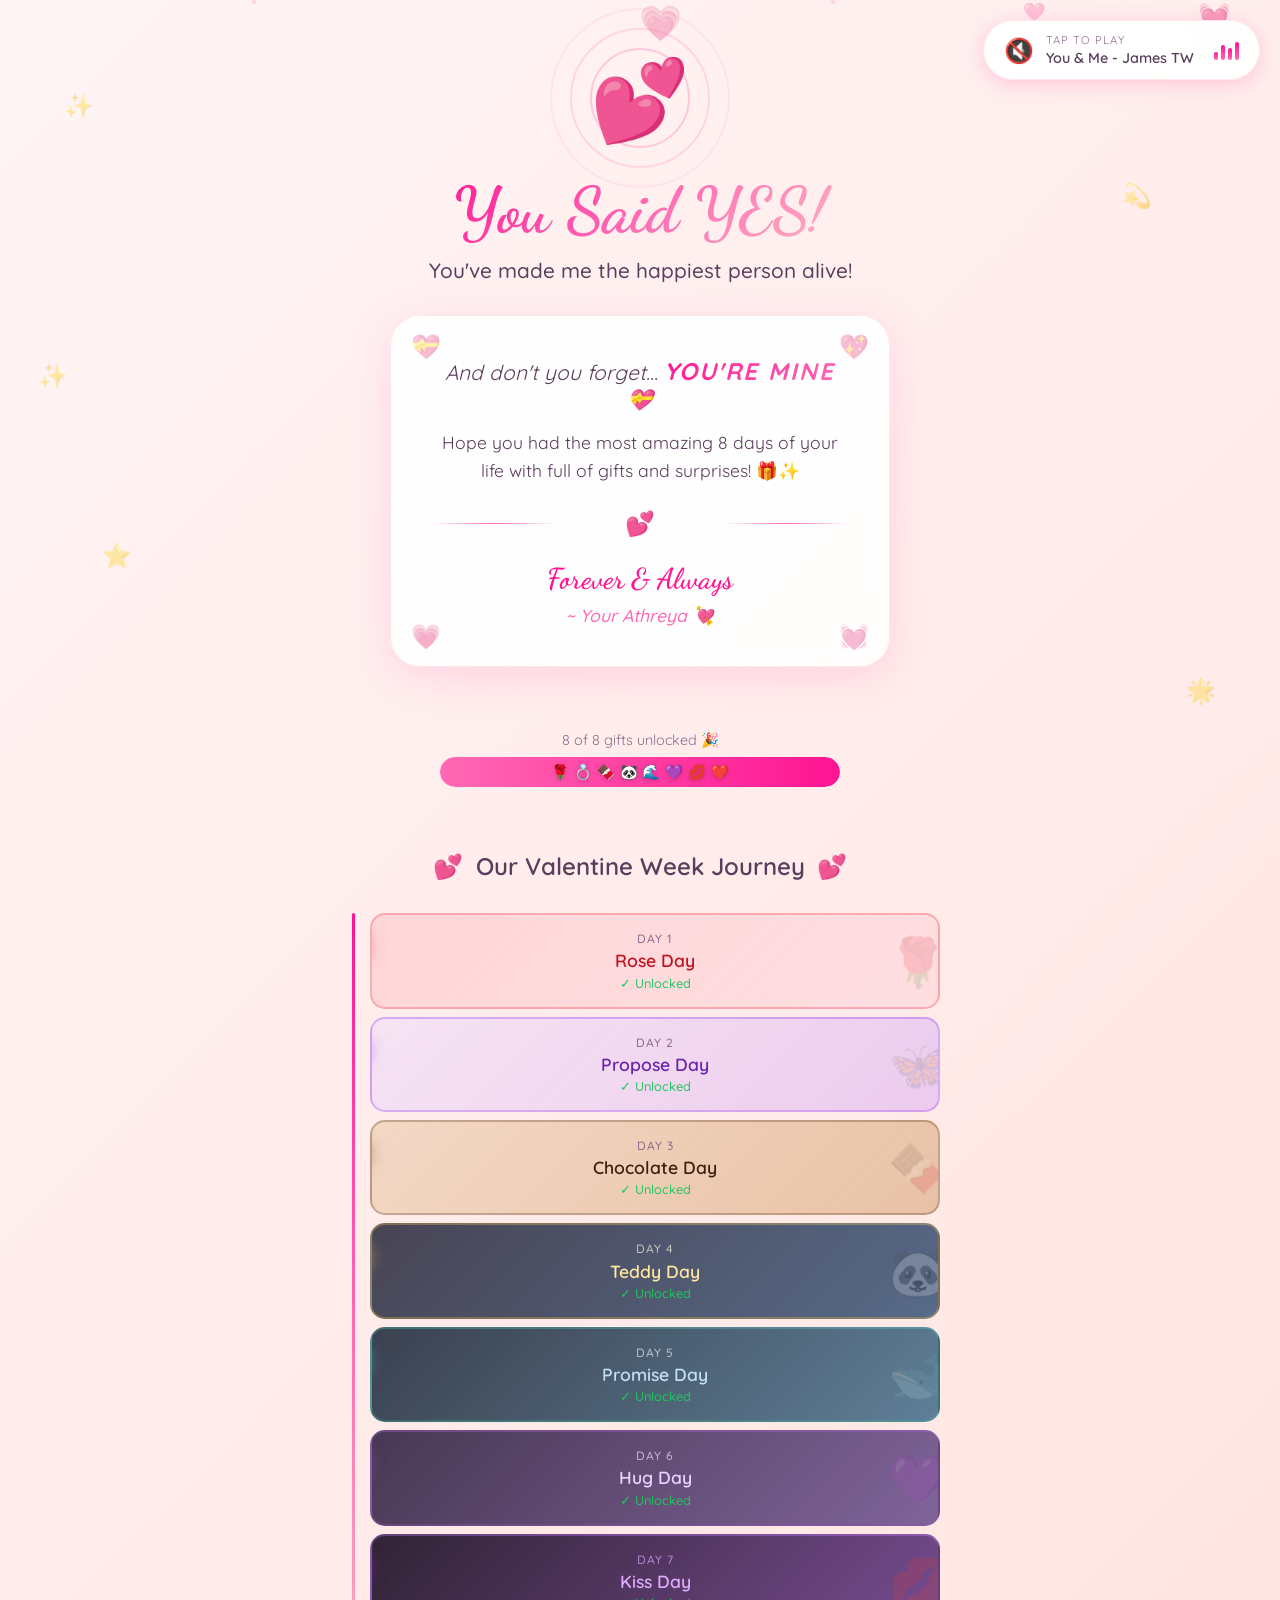
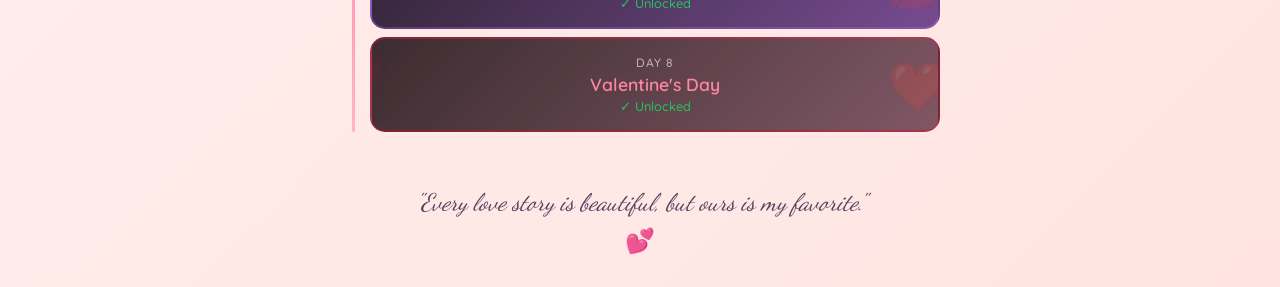
<file: index.html>
<!DOCTYPE html>
<html lang="en">
  <head>
    <meta charset="UTF-8" />
    <meta name="viewport" content="width=device-width, initial-scale=1.0" />
    <title>You Said YES! 💕</title>
    <link rel="stylesheet" href="styles.css" />
    <link
      href="https://fonts.googleapis.com/css2?family=Dancing+Script:wght@400;500;600;700&family=Quicksand:wght@300;400;500;600;700&display=swap"
      rel="stylesheet"
    />
  </head>
  <body>
    <!-- Animated background particles -->
    <div class="bg-particles" id="bgParticles"></div>

    <!-- Floating hearts background container -->
    <div class="hearts-container" id="heartsContainer"></div>

    <!-- Decorative floating elements -->
    <div class="floating-decorations">
      <div class="decoration deco-1">✨</div>
      <div class="decoration deco-2">💫</div>
      <div class="decoration deco-3">⭐</div>
      <div class="decoration deco-4">🌟</div>
      <div class="decoration deco-5">✨</div>
    </div>

    <!-- Music Player Widget -->
    <div class="music-player" id="musicPlayer">
      <div class="music-icon">🎵</div>
      <div class="music-info">
        <span class="music-label">Now Playing</span>
        <span class="music-title">You & Me - James TW</span>
      </div>
      <div class="music-visualizer">
        <span></span>
        <span></span>
        <span></span>
        <span></span>
      </div>
    </div>

    <!-- YouTube Audio Embed (Hidden) -->
    <div class="audio-container" id="audioContainer">
      <div id="youtubePlayer"></div>
    </div>

    <!-- Main content wrapper - Landing Page (Success Message) -->
    <main class="proposal-container" id="mainContainer">
      <!-- Hero Section -->
      <div class="hero-section">
        <div class="heart-container">
          <div class="heart-ring ring-1"></div>
          <div class="heart-ring ring-2"></div>
          <div class="heart-ring ring-3"></div>
          <div class="success-heart">💕</div>
        </div>
        <h1 class="hero-title">You Said YES!</h1>
        <p class="hero-subtitle">You've made me the happiest person alive!</p>
      </div>

      <!-- Love Message Card -->
      <div class="love-message-card">
        <div class="card-decoration top-left">💝</div>
        <div class="card-decoration top-right">💖</div>
        <p class="mine-text">
          And don't you forget...
          <span class="highlight">You're MINE</span>
          💝
        </p>
        <p class="surprise-text">
          Hope you had the most amazing 8 days of your life with full of gifts
          and surprises! 🎁✨
        </p>
        <div class="love-divider">
          <span>💕</span>
        </div>
        <p class="love-note">Forever & Always</p>
        <p class="signature">~ Your Athreya 💘</p>
        <div class="card-decoration bottom-left">💗</div>
        <div class="card-decoration bottom-right">💓</div>
      </div>

      <!-- Progress Indicator -->
      <div class="progress-section">
        <p class="progress-text">8 of 8 gifts unlocked 🎉</p>
        <div class="progress-bar">
          <div class="progress-fill" style="width: 100%"></div>
          <div class="progress-hearts">
            <span>🌹</span>
            <span>💍</span>
            <span>🍫</span>
            <span>🐼</span>
            <span>🌊</span>
            <span>💜</span>
            <span>💋</span>
            <span>❤️</span>
          </div>
        </div>
      </div>

      <!-- Timeline Section -->
      <div class="timeline-section">
        <h3 class="timeline-title">
          <span class="title-icon">💕</span>
          Our Valentine Week Journey
          <span class="title-icon">💕</span>
        </h3>
        <div class="timeline">
          <!-- Rose Day (Completed) -->
          <a href="roseday.html" class="timeline-item rose-day">
            <div class="timeline-marker">🌹</div>
            <div class="timeline-content">
              <span class="day-number">Day 1</span>
              <span class="day-name">Rose Day</span>
              <span class="day-status">✓ Unlocked</span>
            </div>
          </a>

          <!-- Propose Day (Completed) -->
          <a href="proposeday.html" class="timeline-item propose-day">
            <div class="timeline-marker">💍</div>
            <div class="timeline-content">
              <span class="day-number">Day 2</span>
              <span class="day-name">Propose Day</span>
              <span class="day-status">✓ Unlocked</span>
            </div>
          </a>

          <!-- Chocolate Day (Completed) -->
          <a href="chocolateday.html" class="timeline-item chocolate-day">
            <div class="timeline-marker">🍫</div>
            <div class="timeline-content">
              <span class="day-number">Day 3</span>
              <span class="day-name">Chocolate Day</span>
              <span class="day-status">✓ Unlocked</span>
            </div>
          </a>

          <!-- Teddy Day (Completed) -->
          <a href="teddyday.html" class="timeline-item teddy-day">
            <div class="timeline-marker">🐼</div>
            <div class="timeline-content">
              <span class="day-number">Day 4</span>
              <span class="day-name">Teddy Day</span>
              <span class="day-status">✓ Unlocked</span>
            </div>
          </a>

          <!-- Promise Day (Completed) -->
          <a href="promiseday.html" class="timeline-item promise-day">
            <div class="timeline-marker">🌊</div>
            <div class="timeline-content">
              <span class="day-number">Day 5</span>
              <span class="day-name">Promise Day</span>
              <span class="day-status">✓ Unlocked</span>
            </div>
          </a>

          <!-- Hug Day (Completed) -->
          <a href="hugday.html" class="timeline-item hug-day">
            <div class="timeline-marker">💜</div>
            <div class="timeline-content">
              <span class="day-number">Day 6</span>
              <span class="day-name">Hug Day</span>
              <span class="day-status">✓ Unlocked</span>
            </div>
          </a>

          <!-- Kiss Day (Completed) -->
          <a href="kissday.html" class="timeline-item kiss-day">
            <div class="timeline-marker">💋</div>
            <div class="timeline-content">
              <span class="day-number">Day 7</span>
              <span class="day-name">Kiss Day</span>
              <span class="day-status">✓ Unlocked</span>
            </div>
          </a>

          <!-- Valentine's Day (Completed) -->
          <a href="valentineday.html" class="timeline-item valentine-day">
            <div class="timeline-marker">❤️</div>
            <div class="timeline-content">
              <span class="day-number">Day 8</span>
              <span class="day-name">Valentine's Day</span>
              <span class="day-status">✓ Unlocked</span>
            </div>
          </a>
        </div>
      </div>

      <!-- Footer Quote -->
      <div class="footer-quote">
        <p>"Every love story is beautiful, but ours is my favorite."</p>
        <span class="quote-heart">💕</span>
      </div>
    </main>

    <!-- Confetti container for celebration effect -->
    <div class="confetti-container" id="confettiContainer"></div>

    <script src="script.js"></script>
  </body>
</html>
</file>
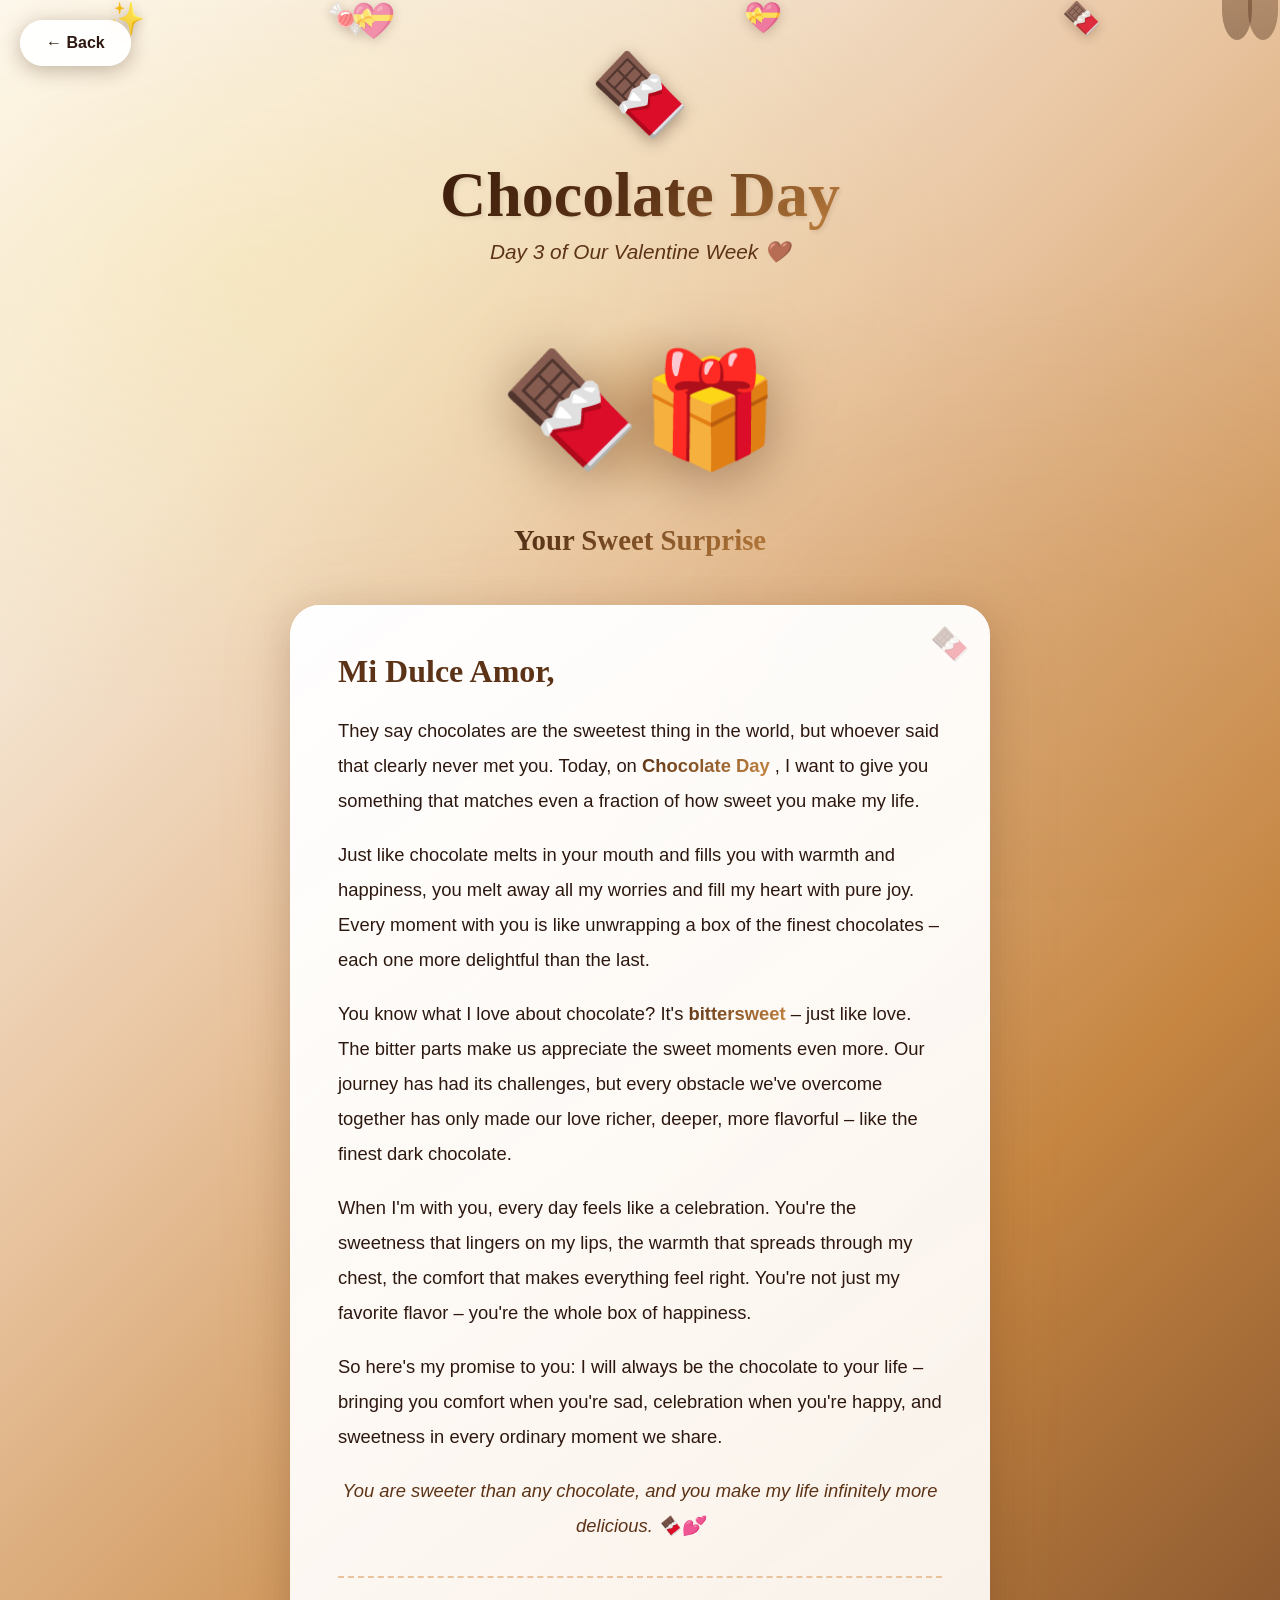
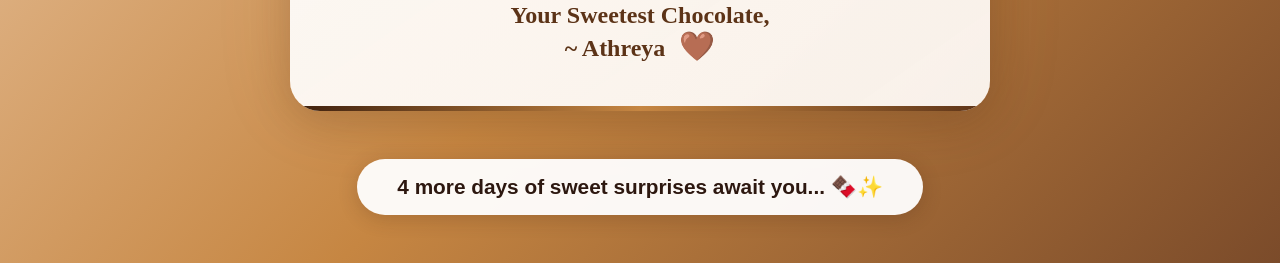
<file: chocolateday.html>
<!DOCTYPE html>
<html lang="en">
  <head>
    <meta charset="UTF-8" />
    <meta name="viewport" content="width=device-width, initial-scale=1.0" />
    <title>Chocolate Day 🍫 - Sweet Love</title>
    <meta
      name="description"
      content="Chocolate Day - A sweet gift for my sweeter love"
    />
    <link rel="stylesheet" href="chocolateday.css" />
  </head>
  <body>
    <!-- Floating chocolates background container -->
    <div class="chocolates-container" id="chocolatesContainer"></div>

    <!-- Back button -->
    <a href="index.html" class="back-btn">← Back</a>

    <!-- Main content wrapper -->
    <main class="chocolateday-container">
      <!-- Chocolate Day Title -->
      <div class="title-section">
        <div class="chocolate-icon">🍫</div>
        <h1 class="chocolateday-title">Chocolate Day</h1>
        <p class="subtitle">Day 3 of Our Valentine Week 🤎</p>
      </div>

      <!-- Chocolate Showcase Section -->
      <div class="chocolate-showcase">
        <div class="chocolate-display">
          <div class="chocolate-glow"></div>
          <span class="chocolate-emoji">🍫🎁</span>
        </div>
        <p class="chocolate-label">Your Sweet Surprise</p>
      </div>

      <!-- Message Card -->
      <div class="message-card">
        <h2 class="message-greeting">Mi Dulce Amor,</h2>
        <div class="message-content">
          <p class="message-paragraph">
            They say chocolates are the sweetest thing in the world, but whoever
            said that clearly never met you. Today, on
            <span class="highlight">Chocolate Day</span>
            , I want to give you something that matches even a fraction of how
            sweet you make my life.
          </p>
          <p class="message-paragraph">
            Just like chocolate melts in your mouth and fills you with warmth
            and happiness, you melt away all my worries and fill my heart with
            pure joy. Every moment with you is like unwrapping a box of the
            finest chocolates – each one more delightful than the last.
          </p>
          <p class="message-paragraph">
            You know what I love about chocolate? It's
            <span class="highlight">bittersweet</span>
            – just like love. The bitter parts make us appreciate the sweet
            moments even more. Our journey has had its challenges, but every
            obstacle we've overcome together has only made our love richer,
            deeper, more flavorful – like the finest dark chocolate.
          </p>
          <p class="message-paragraph">
            When I'm with you, every day feels like a celebration. You're the
            sweetness that lingers on my lips, the warmth that spreads through
            my chest, the comfort that makes everything feel right. You're not
            just my favorite flavor – you're the whole box of happiness.
          </p>
          <p class="message-paragraph">
            So here's my promise to you: I will always be the chocolate to your
            life – bringing you comfort when you're sad, celebration when you're
            happy, and sweetness in every ordinary moment we share.
          </p>
          <p class="message-paragraph">
            You are sweeter than any chocolate, and you make my life infinitely
            more delicious. 🍫💕
          </p>
        </div>

        <!-- Signature -->
        <div class="signature-section">
          <p class="signature">
            Your Sweetest Chocolate,
            <br />
            ~ Athreya
            <span class="signature-heart">🤎</span>
          </p>
        </div>
      </div>

      <!-- Footer message -->
      <div class="footer-message">
        <p>4 more days of sweet surprises await you... 🍫✨</p>
      </div>
    </main>

    <script src="chocolateday.js"></script>
  </body>
</html>
</file>
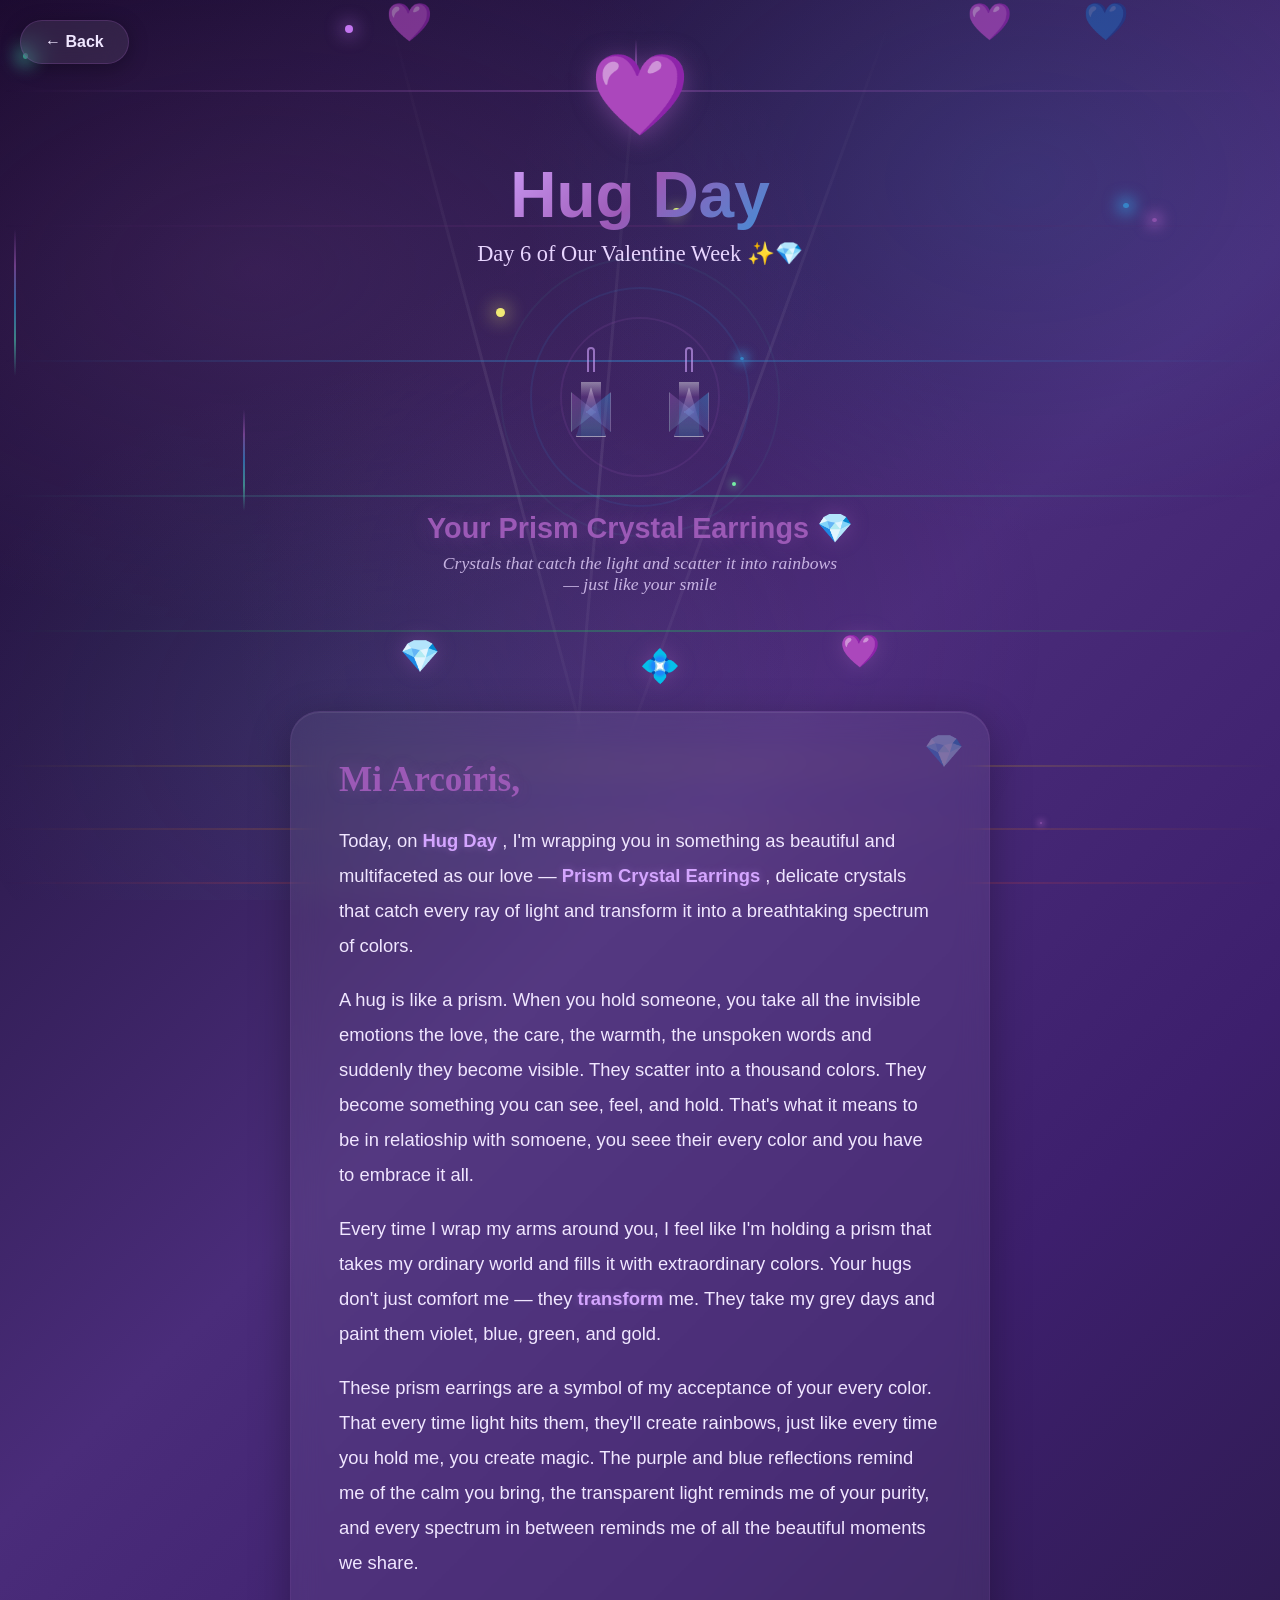
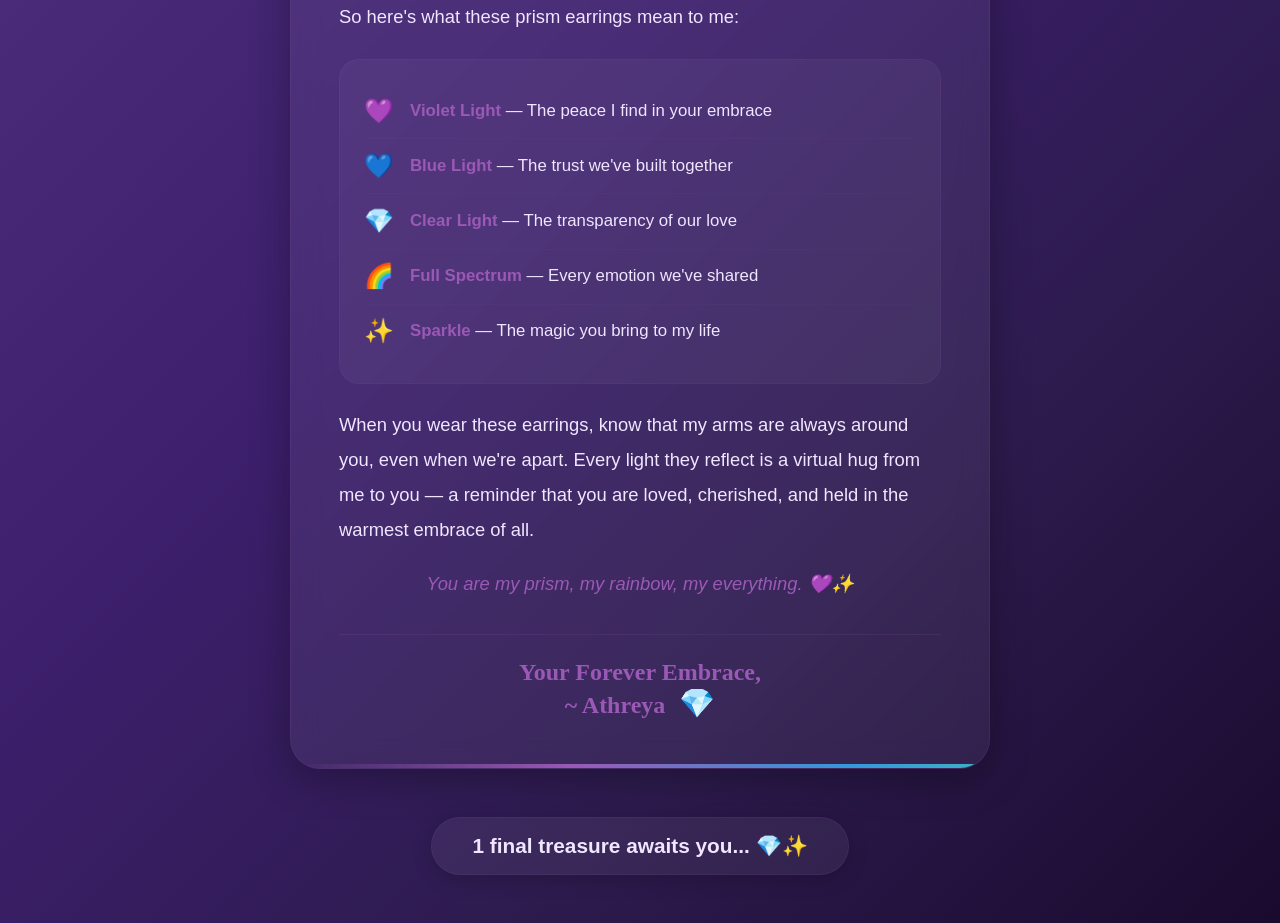
<file: hugday.html>
<!DOCTYPE html>
<html lang="en">
  <head>
    <meta charset="UTF-8" />
    <meta name="viewport" content="width=device-width, initial-scale=1.0" />
    <title>Hug Day 💜 - My Prism of Love</title>
    <meta
      name="description"
      content="Hug Day - Prism earrings that reflect our love in every color"
    />
    <link rel="stylesheet" href="hugday.css" />
  </head>
  <body>
    <!-- Prism reflection background -->
    <div class="prism-bg">
      <div class="light-beam beam-1"></div>
      <div class="light-beam beam-2"></div>
      <div class="light-beam beam-3"></div>
    </div>

    <!-- Floating spectral elements container -->
    <div class="floats-container" id="floatsContainer"></div>

    <!-- Rainbow refraction overlay -->
    <div class="rainbow-overlay">
      <div class="spectrum-band band-violet"></div>
      <div class="spectrum-band band-indigo"></div>
      <div class="spectrum-band band-blue"></div>
      <div class="spectrum-band band-cyan"></div>
      <div class="spectrum-band band-green"></div>
      <div class="spectrum-band band-yellow"></div>
      <div class="spectrum-band band-orange"></div>
      <div class="spectrum-band band-red"></div>
    </div>

    <!-- Back button -->
    <a href="index.html" class="back-btn">← Back</a>

    <!-- Main content wrapper -->
    <main class="hugday-container">
      <!-- Title Section -->
      <div class="title-section">
        <div class="hug-icon">💜</div>
        <h1 class="hugday-title">Hug Day</h1>
        <p class="subtitle">Day 6 of Our Valentine Week ✨💎</p>
      </div>

      <!-- Prism Earrings Showcase -->
      <div class="earrings-showcase">
        <div class="earrings-display">
          <div class="prism-glow-ring"></div>
          <div class="prism-glow-ring"></div>
          <div class="prism-glow-ring"></div>
          <div class="earring-pair">
            <div class="earring left-earring">
              <div class="earring-hook"></div>
              <div class="prism-crystal">
                <div class="crystal-facet facet-1"></div>
                <div class="crystal-facet facet-2"></div>
                <div class="crystal-facet facet-3"></div>
                <div class="light-reflection"></div>
              </div>
            </div>
            <div class="earring right-earring">
              <div class="earring-hook"></div>
              <div class="prism-crystal">
                <div class="crystal-facet facet-1"></div>
                <div class="crystal-facet facet-2"></div>
                <div class="crystal-facet facet-3"></div>
                <div class="light-reflection"></div>
              </div>
            </div>
          </div>
        </div>
        <p class="earrings-label">Your Prism Crystal Earrings 💎</p>
        <p class="earrings-sublabel">
          Crystals that catch the light and scatter it into rainbows — just like
          your smile
        </p>
      </div>

      <!-- Floating prisms -->
      <div class="floating-prisms">
        <div class="mini-prism prism-1">💎</div>
        <div class="mini-prism prism-2">💠</div>
        <div class="mini-prism prism-3">💜</div>
      </div>

      <!-- Message Card -->
      <div class="message-card">
        <h2 class="message-greeting">Mi Arcoíris,</h2>
        <div class="message-content">
          <p class="message-paragraph">
            Today, on
            <span class="highlight">Hug Day</span>
            , I'm wrapping you in something as beautiful and multifaceted as our
            love —
            <span class="highlight">Prism Crystal Earrings</span>
            , delicate crystals that catch every ray of light and transform it
            into a breathtaking spectrum of colors.
          </p>
          <p class="message-paragraph">
            A hug is like a prism. When you hold someone, you take all the
            invisible emotions the love, the care, the warmth, the unspoken
            words and suddenly they become visible. They scatter into a thousand
            colors. They become something you can see, feel, and hold. That's
            what it means to be in relatioship with somoene, you seee their
            every color and you have to embrace it all.
          </p>
          <p class="message-paragraph">
            Every time I wrap my arms around you, I feel like I'm holding a
            prism that takes my ordinary world and fills it with extraordinary
            colors. Your hugs don't just comfort me — they
            <span class="highlight">transform</span>
            me. They take my grey days and paint them violet, blue, green, and
            gold.
          </p>
          <p class="message-paragraph">
            These prism earrings are a symbol of my acceptance of your every
            color. That every time light hits them, they'll create rainbows,
            just like every time you hold me, you create magic. The purple and
            blue reflections remind me of the calm you bring, the transparent
            light reminds me of your purity, and every spectrum in between
            reminds me of all the beautiful moments we share.
          </p>
          <p class="message-paragraph">
            So here's what these prism earrings mean to me:
          </p>
          <div class="meanings-list">
            <div class="meaning-item">
              <span class="meaning-emoji">💜</span>
              <p>
                <strong>Violet Light</strong>
                — The peace I find in your embrace
              </p>
            </div>
            <div class="meaning-item">
              <span class="meaning-emoji">💙</span>
              <p>
                <strong>Blue Light</strong>
                — The trust we've built together
              </p>
            </div>
            <div class="meaning-item">
              <span class="meaning-emoji">💎</span>
              <p>
                <strong>Clear Light</strong>
                — The transparency of our love
              </p>
            </div>
            <div class="meaning-item">
              <span class="meaning-emoji">🌈</span>
              <p>
                <strong>Full Spectrum</strong>
                — Every emotion we've shared
              </p>
            </div>
            <div class="meaning-item">
              <span class="meaning-emoji">✨</span>
              <p>
                <strong>Sparkle</strong>
                — The magic you bring to my life
              </p>
            </div>
          </div>
          <p class="message-paragraph">
            When you wear these earrings, know that my arms are always around
            you, even when we're apart. Every light they reflect is a virtual
            hug from me to you — a reminder that you are loved, cherished, and
            held in the warmest embrace of all.
          </p>
          <p class="message-paragraph">
            You are my prism, my rainbow, my everything. 💜✨
          </p>
        </div>

        <!-- Signature -->
        <div class="signature-section">
          <p class="signature">
            Your Forever Embrace,
            <br />
            ~ Athreya
            <span class="signature-heart">💎</span>
          </p>
        </div>
      </div>

      <!-- Footer message -->
      <div class="footer-message">
        <p>1 final treasure awaits you... 💎✨</p>
      </div>
    </main>

    <script src="hugday.js"></script>
  </body>
</html>
</file>
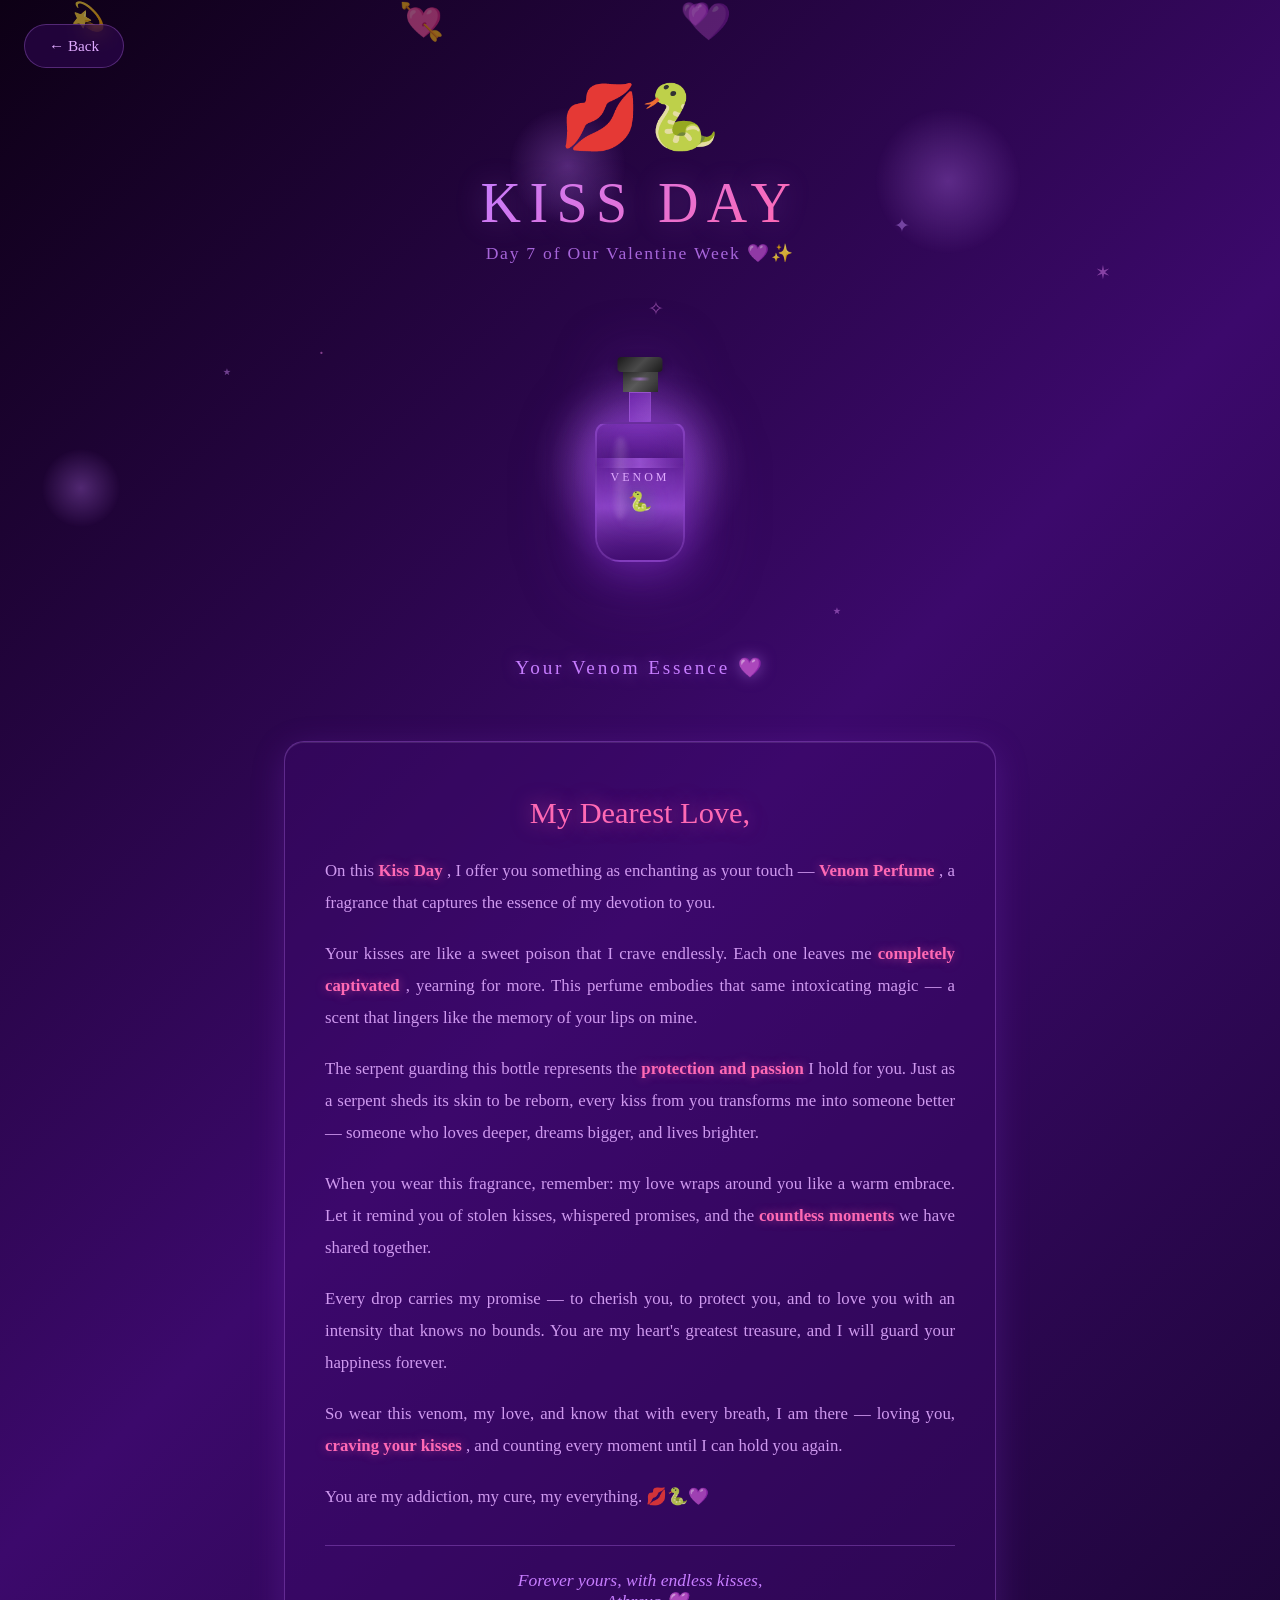
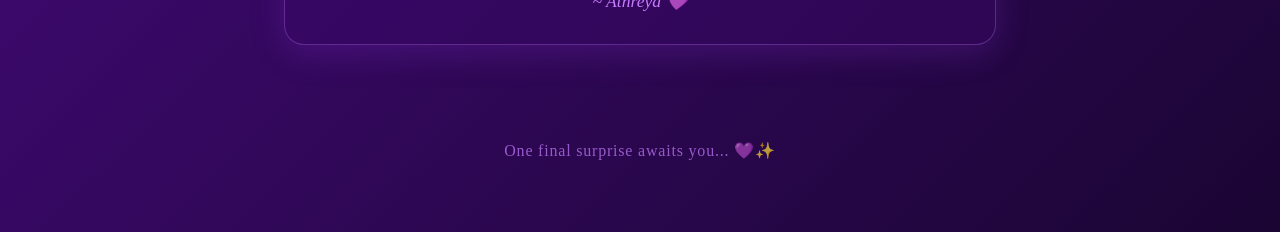
<file: kissday.html>
<!DOCTYPE html>
<html lang="en">
  <head>
    <meta charset="UTF-8" />
    <meta name="viewport" content="width=device-width, initial-scale=1.0" />
    <title>Kiss Day 💋🐍 - My Intoxicating Love</title>
    <meta
      name="description"
      content="Kiss Day - A Venom perfume wrapped in the embrace of my love"
    />
    <link rel="stylesheet" href="kissday.css" />
  </head>
  <body>
    <!-- Floating background container -->
    <div class="floats-container" id="floatsContainer"></div>

    <!-- Perfume mist particles -->
    <div class="mist-container" id="mistContainer"></div>

    <!-- Back button -->
    <a href="index.html" class="back-btn">← Back</a>

    <!-- Main content wrapper -->
    <main class="kissday-container">
      <!-- Title Section -->
      <div class="title-section">
        <div class="kiss-icon">💋🐍</div>
        <h1 class="kissday-title">Kiss Day</h1>
        <p class="subtitle">Day 7 of Our Valentine Week 💜✨</p>
      </div>

      <!-- Perfume Showcase -->
      <div class="perfume-showcase">
        <div class="perfume-display">
          <div class="venom-glow"></div>
          <div class="venom-glow delay-1"></div>
          <div class="venom-glow delay-2"></div>

          <div class="perfume-bottle">
            <div class="bottle-cap">
              <div class="cap-detail"></div>
            </div>
            <div class="bottle-neck"></div>
            <div class="bottle-body">
              <div class="liquid"></div>
              <div class="bottle-shine"></div>
              <span class="venom-label">VENOM</span>
              <div class="venom-symbol">🐍</div>
            </div>
          </div>
        </div>
        <p class="perfume-label">Your Venom Essence 💜</p>
      </div>

      <!-- Message Card wrapped by snake -->
      <div class="message-wrapper">
        <div class="message-card">
          <h2 class="message-greeting">My Dearest Love,</h2>
          <div class="message-content">
            <p class="message-paragraph">
              On this
              <span class="highlight">Kiss Day</span>
              , I offer you something as enchanting as your touch —
              <span class="highlight">Venom Perfume</span>
              , a fragrance that captures the essence of my devotion to you.
            </p>
            <p class="message-paragraph">
              Your kisses are like a sweet poison that I crave endlessly. Each
              one leaves me
              <span class="highlight">completely captivated</span>
              , yearning for more. This perfume embodies that same intoxicating
              magic — a scent that lingers like the memory of your lips on mine.
            </p>
            <p class="message-paragraph">
              The serpent guarding this bottle represents the
              <span class="highlight">protection and passion</span>
              I hold for you. Just as a serpent sheds its skin to be reborn,
              every kiss from you transforms me into someone better — someone
              who loves deeper, dreams bigger, and lives brighter.
            </p>
            <p class="message-paragraph">
              When you wear this fragrance, remember: my love wraps around you
              like a warm embrace. Let it remind you of stolen kisses, whispered
              promises, and the
              <span class="highlight">countless moments</span>
              we have shared together.
            </p>
            <p class="message-paragraph">
              Every drop carries my promise — to cherish you, to protect you,
              and to love you with an intensity that knows no bounds. You are my
              heart's greatest treasure, and I will guard your happiness
              forever.
            </p>
            <p class="message-paragraph">
              So wear this venom, my love, and know that with every breath, I am
              there — loving you,
              <span class="highlight">craving your kisses</span>
              , and counting every moment until I can hold you again.
            </p>
            <p class="message-paragraph">
              You are my addiction, my cure, my everything. 💋🐍💜
            </p>
          </div>

          <!-- Signature -->
          <div class="signature-section">
            <p class="signature">
              Forever yours, with endless kisses,
              <br />
              ~ Athreya
              <span class="signature-heart">💜</span>
            </p>
          </div>
        </div>
      </div>

      <!-- Footer message -->
      <div class="footer-message">
        <p>One final surprise awaits you... 💜✨</p>
      </div>
    </main>

    <script src="kissday.js"></script>
  </body>
</html>
</file>
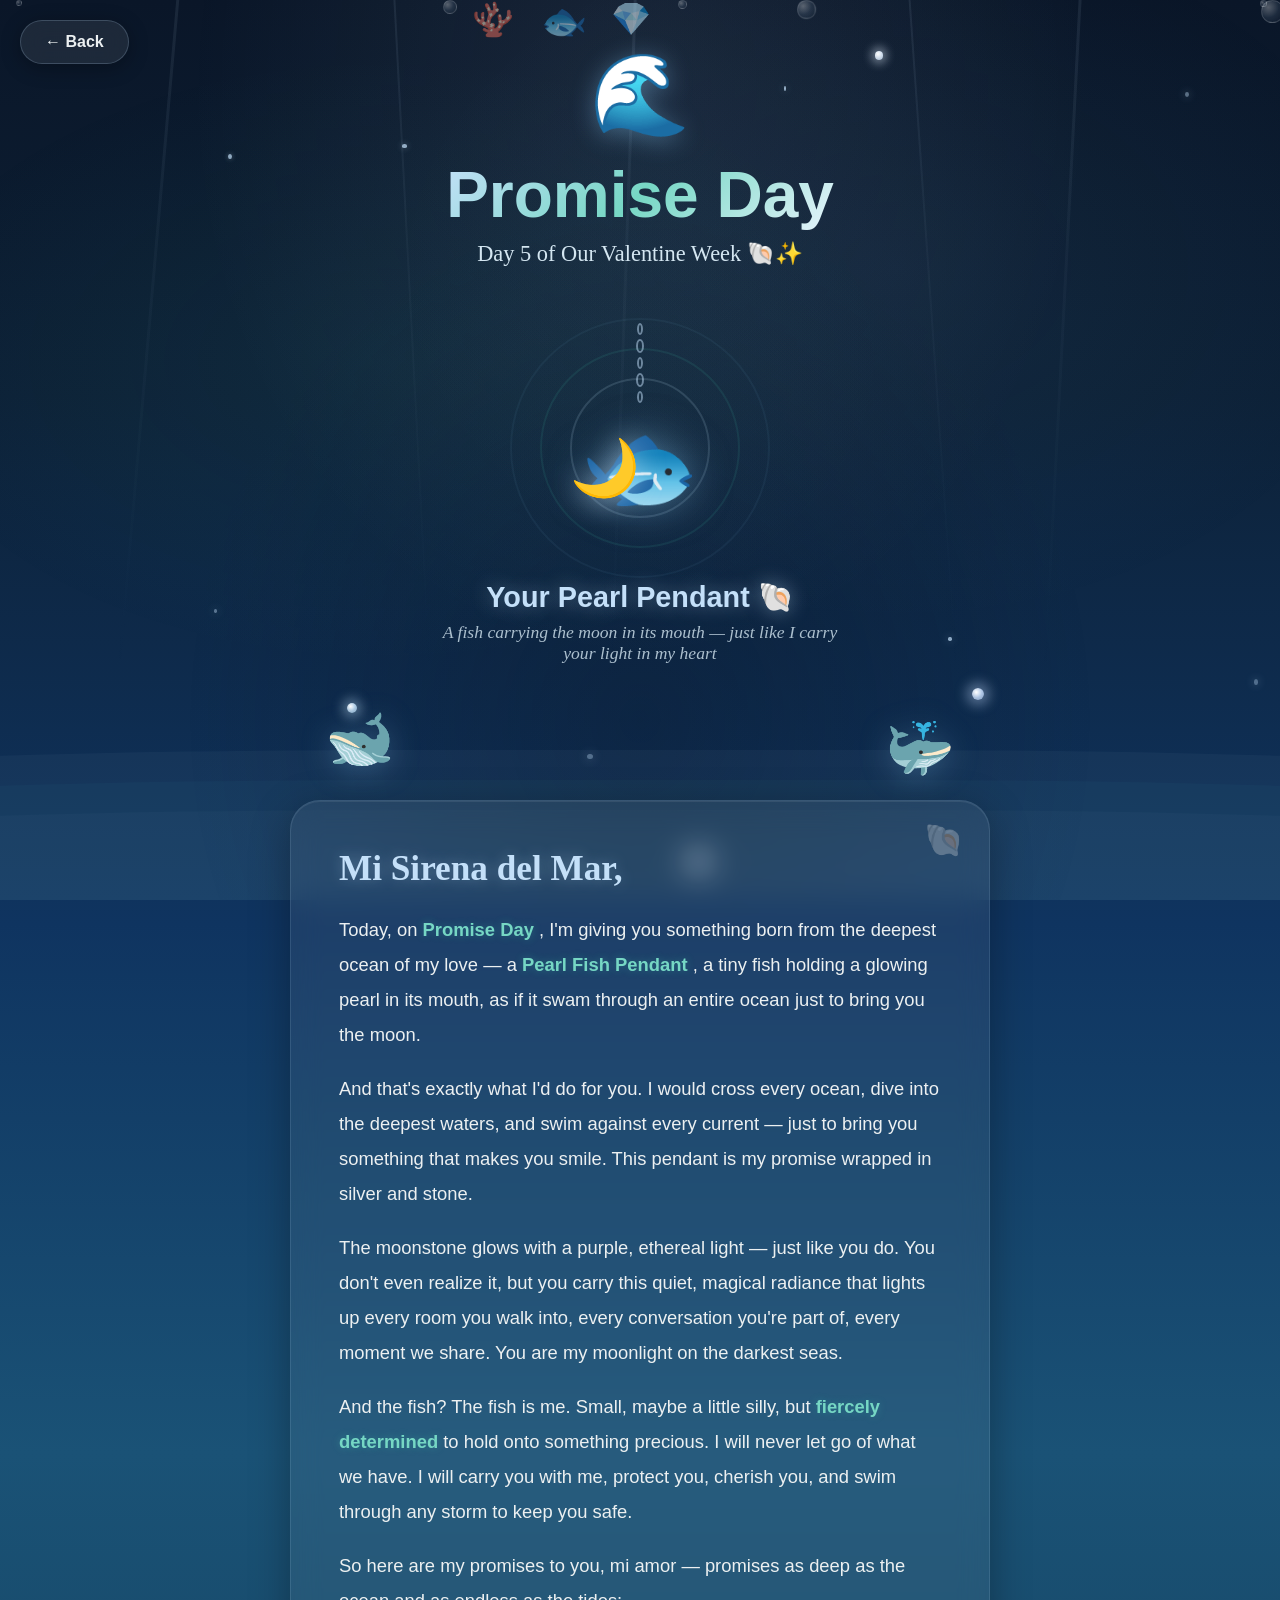
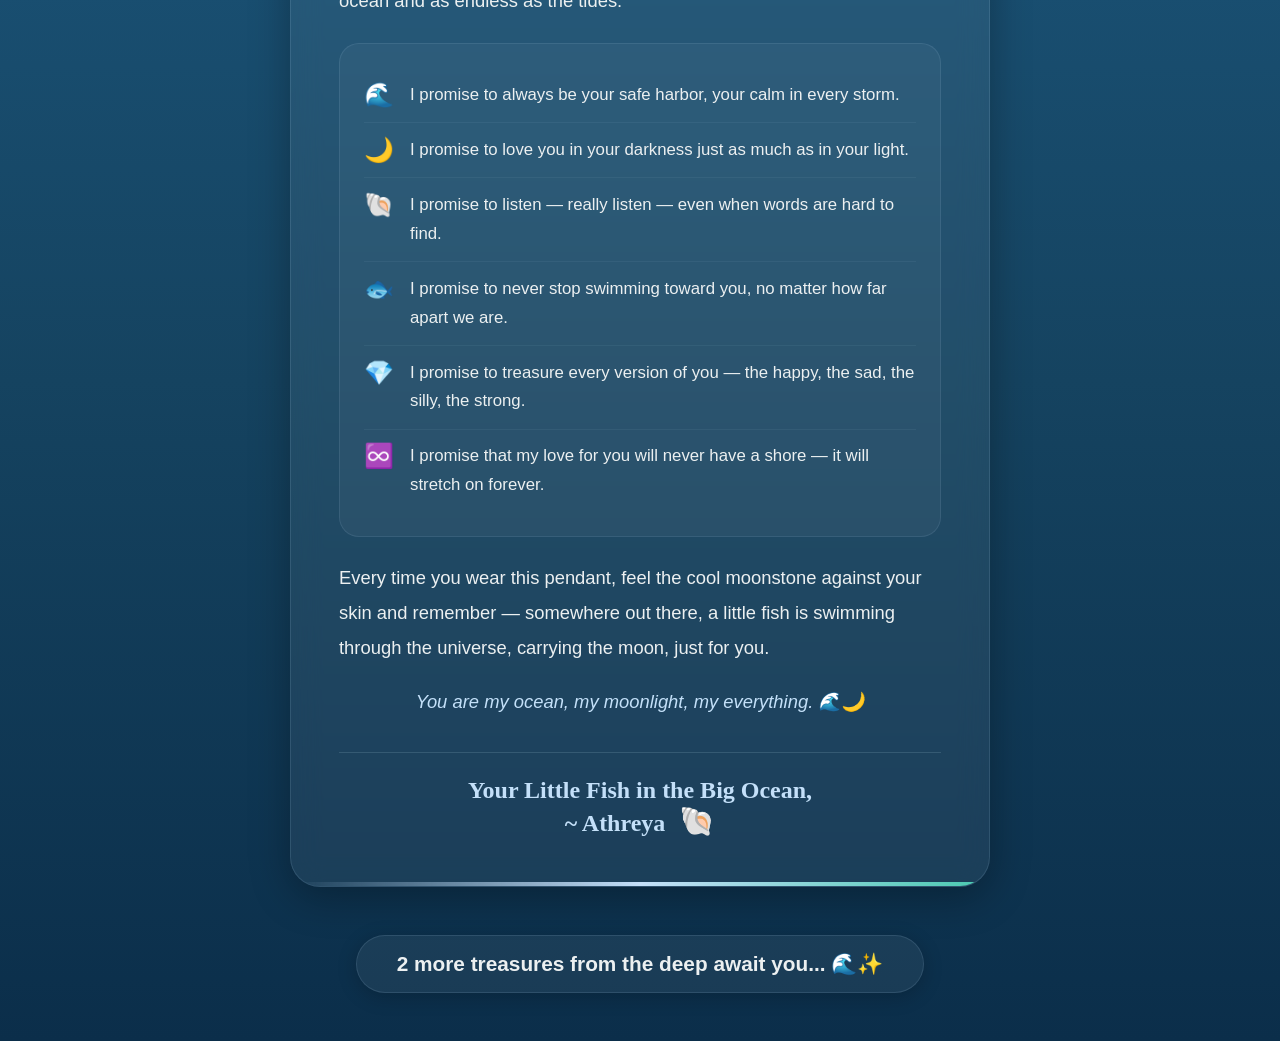
<file: promiseday.html>
<!DOCTYPE html>
<html lang="en">
  <head>
    <meta charset="UTF-8" />
    <meta name="viewport" content="width=device-width, initial-scale=1.0" />
    <title>Promise Day 🌊 - My Ocean of Promises</title>
    <meta
      name="description"
      content="Promise Day - A moonstone pendant carried by a fish, from the depths of my ocean of love"
    />
    <link rel="stylesheet" href="promiseday.css" />
  </head>
  <body>
    <!-- Ocean background layers -->
    <div class="ocean-bg">
      <div class="ocean-wave wave-1"></div>
      <div class="ocean-wave wave-2"></div>
      <div class="ocean-wave wave-3"></div>
    </div>

    <!-- Floating background container (bubbles, pearls, fish, whales) -->
    <div class="floats-container" id="floatsContainer"></div>

    <!-- Underwater light rays -->
    <div class="light-rays">
      <div class="ray ray-1"></div>
      <div class="ray ray-2"></div>
      <div class="ray ray-3"></div>
      <div class="ray ray-4"></div>
      <div class="ray ray-5"></div>
    </div>

    <!-- Back button -->
    <a href="index.html" class="back-btn">← Back</a>

    <!-- Main content wrapper -->
    <main class="promiseday-container">
      <!-- Title Section -->
      <div class="title-section">
        <div class="promise-icon">🌊</div>
        <h1 class="promiseday-title">Promise Day</h1>
        <p class="subtitle">Day 5 of Our Valentine Week 🐚✨</p>
      </div>

      <!-- Pendant Showcase -->
      <div class="pendant-showcase">
        <div class="pendant-display">
          <div class="pendant-glow-ring"></div>
          <div class="pendant-glow-ring"></div>
          <div class="pendant-glow-ring"></div>
          <div class="pendant-chain">
            <div class="chain-link"></div>
            <div class="chain-link"></div>
            <div class="chain-link"></div>
            <div class="chain-link"></div>
            <div class="chain-link"></div>
          </div>
          <div class="pendant-body">
            <span class="fish-emoji">🐟</span>
            <span class="moonstone">🌙</span>
          </div>
        </div>
        <p class="pendant-label">Your Pearl Pendant 🐚</p>
        <p class="pendant-sublabel">
          A fish carrying the moon in its mouth — just like I carry your light
          in my heart
        </p>
      </div>

      <!-- Whale Animation -->
      <div class="whale-section">
        <div class="whale whale-left">🐋</div>
        <div class="whale whale-right">🐳</div>
      </div>

      <!-- Message Card -->
      <div class="message-card">
        <h2 class="message-greeting">Mi Sirena del Mar,</h2>
        <div class="message-content">
          <p class="message-paragraph">
            Today, on
            <span class="highlight">Promise Day</span>
            , I'm giving you something born from the deepest ocean of my love —
            a
            <span class="highlight">Pearl Fish Pendant</span>
            , a tiny fish holding a glowing pearl in its mouth, as if it swam
            through an entire ocean just to bring you the moon.
          </p>
          <p class="message-paragraph">
            And that's exactly what I'd do for you. I would cross every ocean,
            dive into the deepest waters, and swim against every current — just
            to bring you something that makes you smile. This pendant is my
            promise wrapped in silver and stone.
          </p>
          <p class="message-paragraph">
            The moonstone glows with a purple, ethereal light — just like you
            do. You don't even realize it, but you carry this quiet, magical
            radiance that lights up every room you walk into, every conversation
            you're part of, every moment we share. You are my moonlight on the
            darkest seas.
          </p>
          <p class="message-paragraph">
            And the fish? The fish is me. Small, maybe a little silly, but
            <span class="highlight">fiercely determined</span>
            to hold onto something precious. I will never let go of what we
            have. I will carry you with me, protect you, cherish you, and swim
            through any storm to keep you safe.
          </p>
          <p class="message-paragraph">
            So here are my promises to you, mi amor — promises as deep as the
            ocean and as endless as the tides:
          </p>
          <div class="promises-list">
            <div class="promise-item">
              <span class="promise-emoji">🌊</span>
              <p>
                I promise to always be your safe harbor, your calm in every
                storm.
              </p>
            </div>
            <div class="promise-item">
              <span class="promise-emoji">🌙</span>
              <p>
                I promise to love you in your darkness just as much as in your
                light.
              </p>
            </div>
            <div class="promise-item">
              <span class="promise-emoji">🐚</span>
              <p>
                I promise to listen — really listen — even when words are hard
                to find.
              </p>
            </div>
            <div class="promise-item">
              <span class="promise-emoji">🐟</span>
              <p>
                I promise to never stop swimming toward you, no matter how far
                apart we are.
              </p>
            </div>
            <div class="promise-item">
              <span class="promise-emoji">💎</span>
              <p>
                I promise to treasure every version of you — the happy, the sad,
                the silly, the strong.
              </p>
            </div>
            <div class="promise-item">
              <span class="promise-emoji">♾️</span>
              <p>
                I promise that my love for you will never have a shore — it will
                stretch on forever.
              </p>
            </div>
          </div>
          <p class="message-paragraph">
            Every time you wear this pendant, feel the cool moonstone against
            your skin and remember — somewhere out there, a little fish is
            swimming through the universe, carrying the moon, just for you.
          </p>
          <p class="message-paragraph">
            You are my ocean, my moonlight, my everything. 🌊🌙
          </p>
        </div>

        <!-- Signature -->
        <div class="signature-section">
          <p class="signature">
            Your Little Fish in the Big Ocean,
            <br />
            ~ Athreya
            <span class="signature-heart">🐚</span>
          </p>
        </div>
      </div>

      <!-- Footer message -->
      <div class="footer-message">
        <p>2 more treasures from the deep await you... 🌊✨</p>
      </div>
    </main>

    <script src="promiseday.js"></script>
  </body>
</html>
</file>
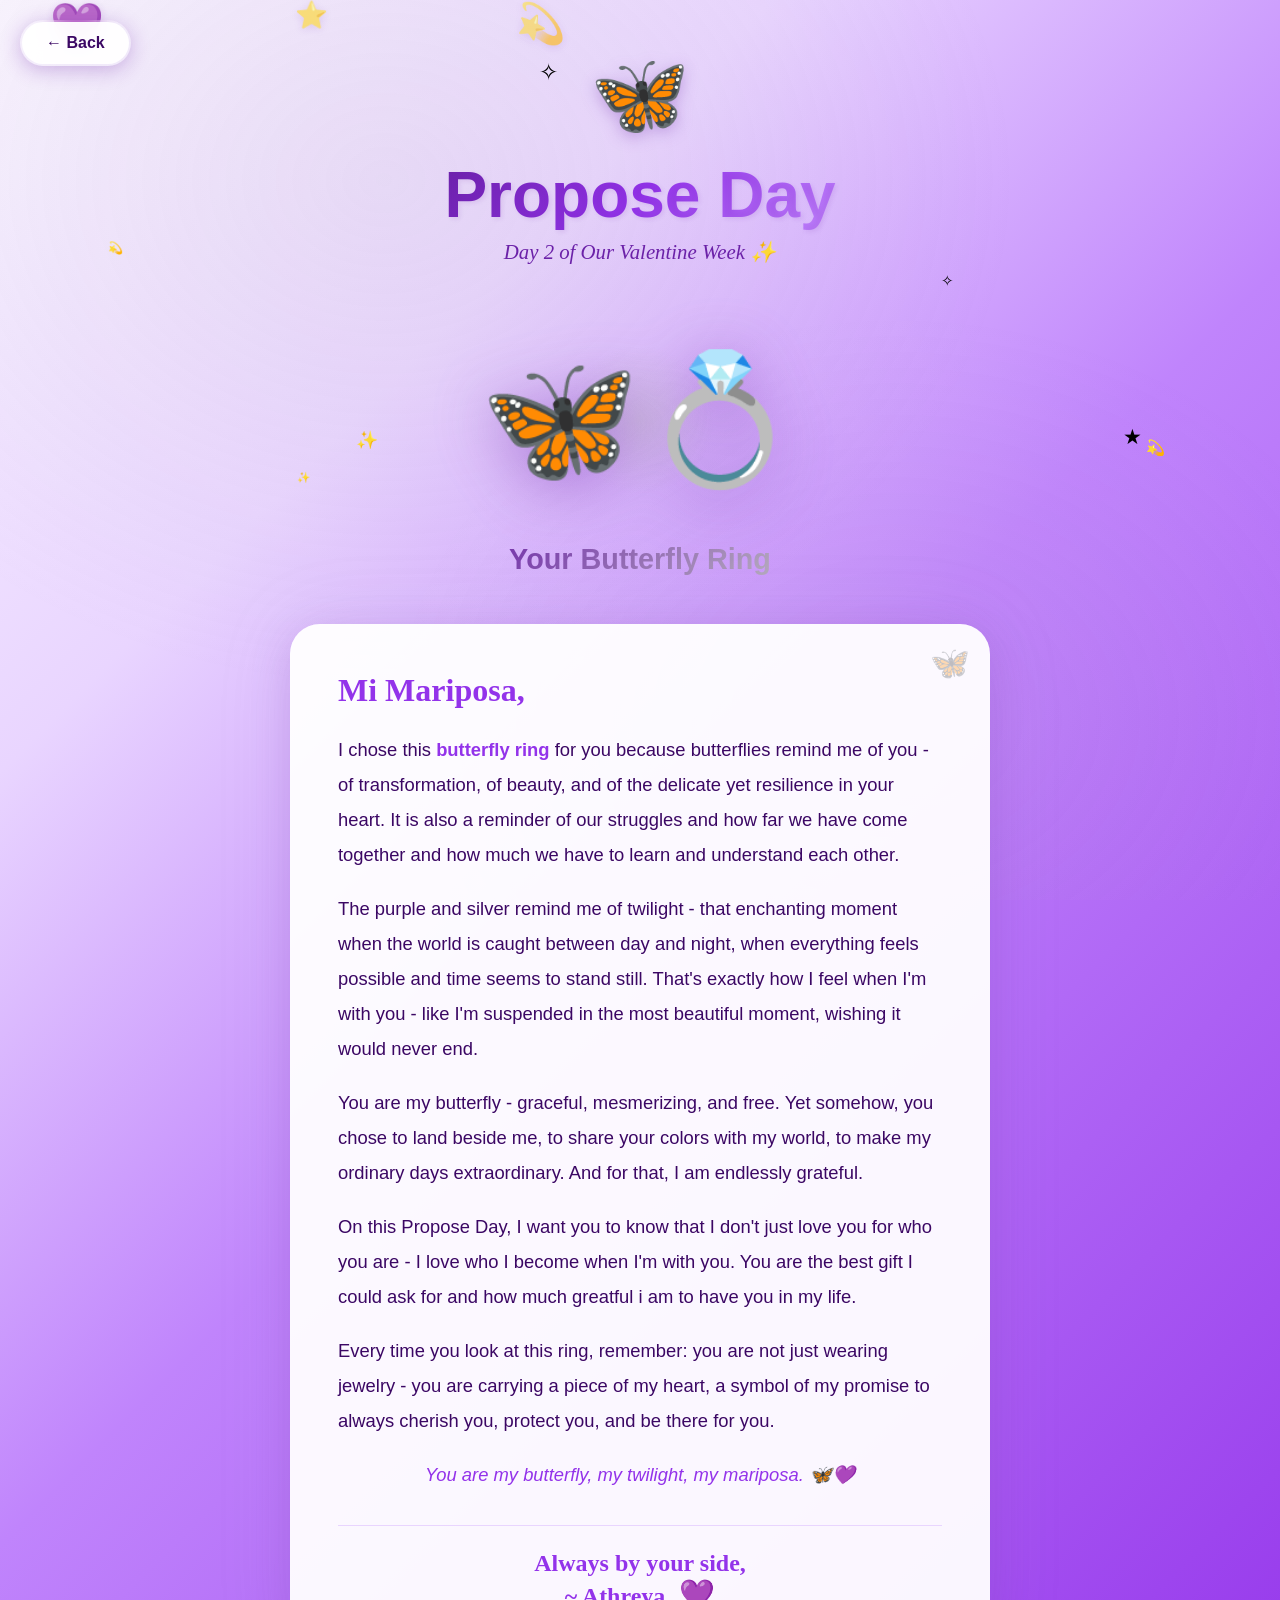
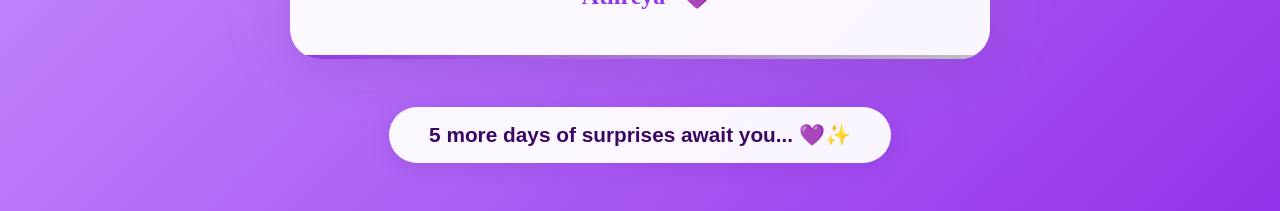
<file: proposeday.html>
<!DOCTYPE html>
<html lang="en">
  <head>
    <meta charset="UTF-8" />
    <meta name="viewport" content="width=device-width, initial-scale=1.0" />
    <title>Propose Day 🦋 - For My Forever Love</title>
    <meta
      name="description"
      content="Propose Day - A special gift for my love"
    />
    <link rel="stylesheet" href="proposeday.css" />
  </head>
  <body>
    <!-- Floating butterflies background container -->
    <div class="butterflies-container" id="butterfliesContainer"></div>

    <!-- Back button -->
    <a href="index.html" class="back-btn">← Back</a>

    <!-- Main content wrapper -->
    <main class="proposeday-container">
      <!-- Propose Day Title -->
      <div class="title-section">
        <div class="butterfly-icon">🦋</div>
        <h1 class="proposeday-title">Propose Day</h1>
        <p class="subtitle">Day 2 of Our Valentine Week ✨</p>
      </div>

      <!-- Ring Showcase Section -->
      <div class="ring-showcase">
        <div class="ring-display">
          <div class="ring-glow"></div>
          <span class="ring-emoji">🦋💍</span>
        </div>
        <p class="ring-label">Your Butterfly Ring</p>
      </div>

      <!-- Message Card -->
      <div class="message-card">
        <h2 class="message-greeting">Mi Mariposa,</h2>
        <div class="message-content">
          <p class="message-paragraph">
            I chose this
            <span class="highlight">butterfly ring</span>
            for you because butterflies remind me of you - of transformation, of
            beauty, and of the delicate yet resilience in your heart. It is also
            a reminder of our struggles and how far we have come together and
            how much we have to learn and understand each other.
          </p>
          <p class="message-paragraph">
            The purple and silver remind me of twilight - that enchanting moment
            when the world is caught between day and night, when everything
            feels possible and time seems to stand still. That's exactly how I
            feel when I'm with you - like I'm suspended in the most beautiful
            moment, wishing it would never end.
          </p>
          <p class="message-paragraph">
            You are my butterfly - graceful, mesmerizing, and free. Yet somehow,
            you chose to land beside me, to share your colors with my world, to
            make my ordinary days extraordinary. And for that, I am endlessly
            grateful.
          </p>
          <p class="message-paragraph">
            On this Propose Day, I want you to know that I don't just love you
            for who you are - I love who I become when I'm with you. You are the
            best gift I could ask for and how much greatful i am to have you in
            my life.
          </p>
          <p class="message-paragraph">
            Every time you look at this ring, remember: you are not just wearing
            jewelry - you are carrying a piece of my heart, a symbol of my
            promise to always cherish you, protect you, and be there for you.
          </p>
          <p class="message-paragraph">
            You are my butterfly, my twilight, my mariposa. 🦋💜
          </p>
        </div>

        <!-- Signature -->
        <div class="signature-section">
          <p class="signature">
            Always by your side,
            <br />
            ~ Athreya
            <span class="signature-heart">💜</span>
          </p>
        </div>
      </div>

      <!-- Footer message -->
      <div class="footer-message">
        <p>5 more days of surprises await you... 💜✨</p>
      </div>
    </main>

    <script src="proposeday.js"></script>
  </body>
</html>
</file>
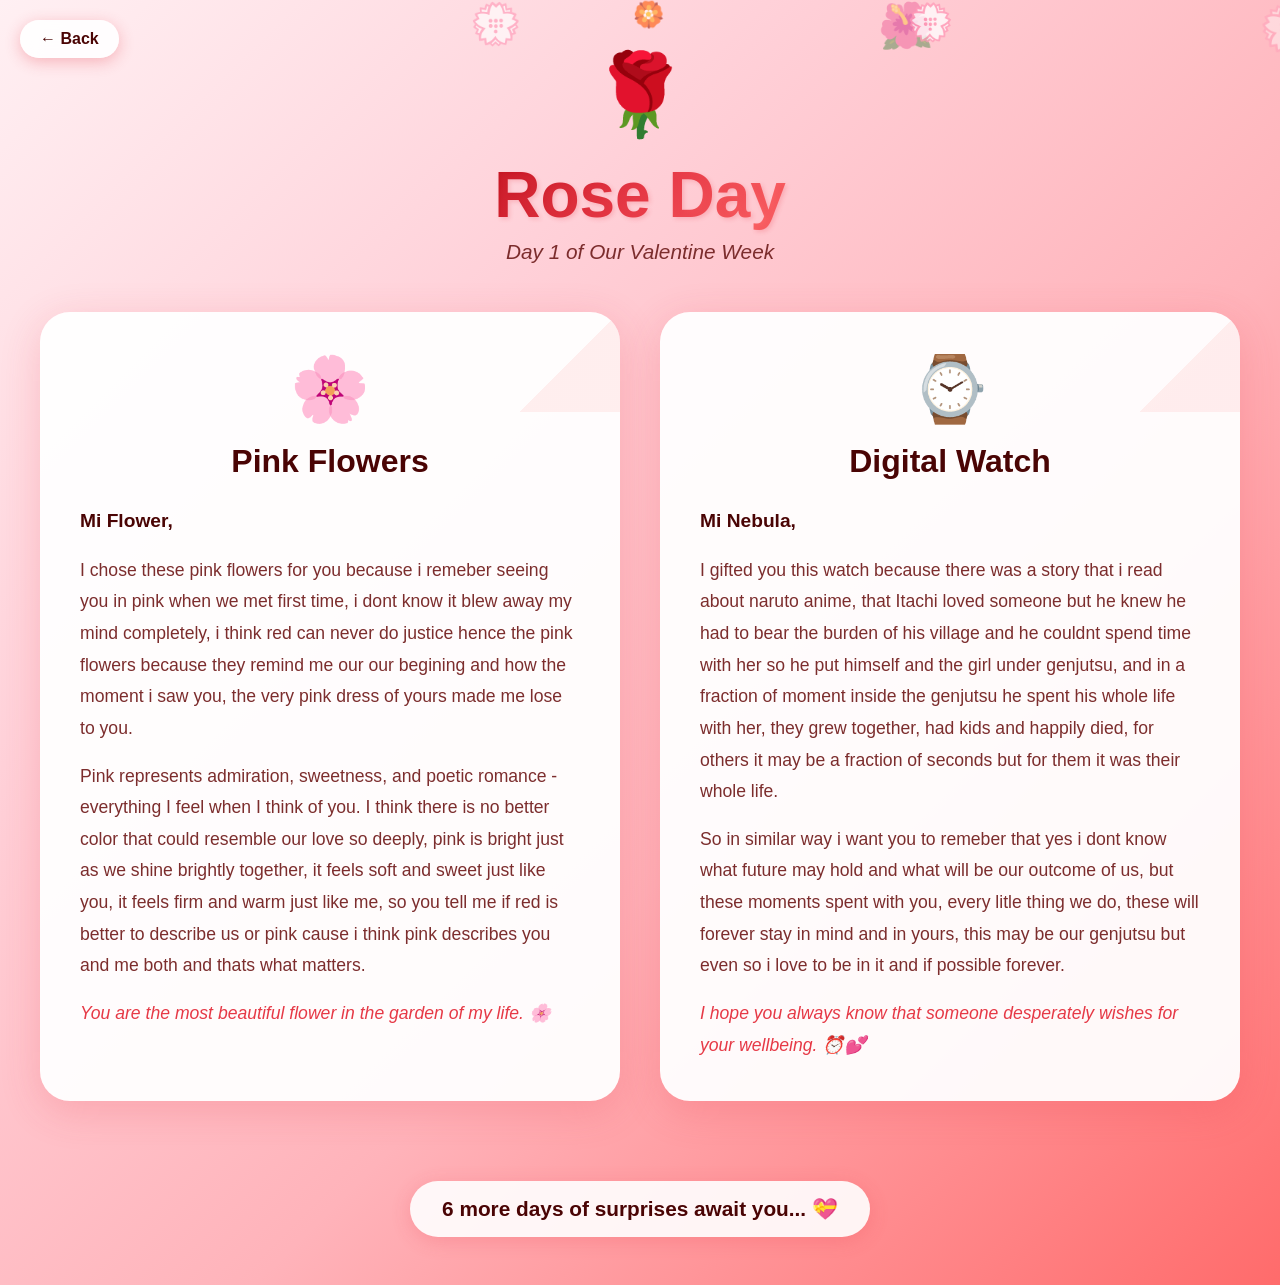
<file: roseday.html>
<!DOCTYPE html>
<html lang="en">
  <head>
    <meta charset="UTF-8" />
    <meta name="viewport" content="width=device-width, initial-scale=1.0" />
    <title>Rose Day 🌹</title>
    <link rel="stylesheet" href="roseday.css" />
  </head>
  <body>
    <!-- Floating roses background container -->
    <div class="roses-container" id="rosesContainer"></div>

    <!-- Back button -->
    <a href="index.html" class="back-btn">← Back</a>

    <!-- Main content wrapper -->
    <main class="roseday-container">
      <!-- Rose Day Title -->
      <div class="title-section">
        <div class="rose-icon">🌹</div>
        <h1 class="roseday-title">Rose Day</h1>
        <p class="subtitle">Day 1 of Our Valentine Week</p>
      </div>

      <!-- Gifts Container -->
      <div class="gifts-wrapper">
        <!-- Flower Gift Section -->
        <div class="gift-section flower-section">
          <div class="gift-icon">🌸</div>
          <h2 class="gift-title">Pink Flowers</h2>
          <div class="gift-content">
            <p class="gift-note">Mi Flower,</p>
            <p class="gift-note">
              I chose these pink flowers for you because i remeber seeing you in
              pink when we met first time, i dont know it blew away my mind
              completely, i think red can never do justice hence the pink
              flowers because they remind me our our begining and how the moment
              i saw you, the very pink dress of yours made me lose to you.
            </p>
            <p class="gift-note">
              Pink represents admiration, sweetness, and poetic romance -
              everything I feel when I think of you. I think there is no better
              color that could resemble our love so deeply, pink is bright just
              as we shine brightly together, it feels soft and sweet just like
              you, it feels firm and warm just like me, so you tell me if red is
              better to describe us or pink cause i think pink describes you and
              me both and thats what matters.
            </p>
            <p class="gift-note">
              You are the most beautiful flower in the garden of my life. 🌸
            </p>
          </div>
        </div>

        <!-- Watch Gift Section -->
        <div class="gift-section watch-section">
          <div class="gift-icon">⌚</div>
          <h2 class="gift-title">Digital Watch</h2>
          <div class="gift-content">
            <p class="gift-note">Mi Nebula,</p>
            <p class="gift-note">
              I gifted you this watch because there was a story that i read
              about naruto anime, that Itachi loved someone but he knew he had
              to bear the burden of his village and he couldnt spend time with
              her so he put himself and the girl under genjutsu, and in a
              fraction of moment inside the genjutsu he spent his whole life
              with her, they grew together, had kids and happily died, for
              others it may be a fraction of seconds but for them it was their
              whole life.
            </p>
            <p class="gift-note">
              So in similar way i want you to remeber that yes i dont know what
              future may hold and what will be our outcome of us, but these
              moments spent with you, every litle thing we do, these will
              forever stay in mind and in yours, this may be our genjutsu but
              even so i love to be in it and if possible forever.
            </p>
            <p class="gift-note">
              I hope you always know that someone desperately wishes for your
              wellbeing. ⏰💕
            </p>
          </div>
        </div>
      </div>

      <!-- Footer message -->
      <div class="footer-message">
        <p>6 more days of surprises await you... 💝</p>
      </div>
    </main>

    <script src="roseday.js"></script>
  </body>
</html>
</file>
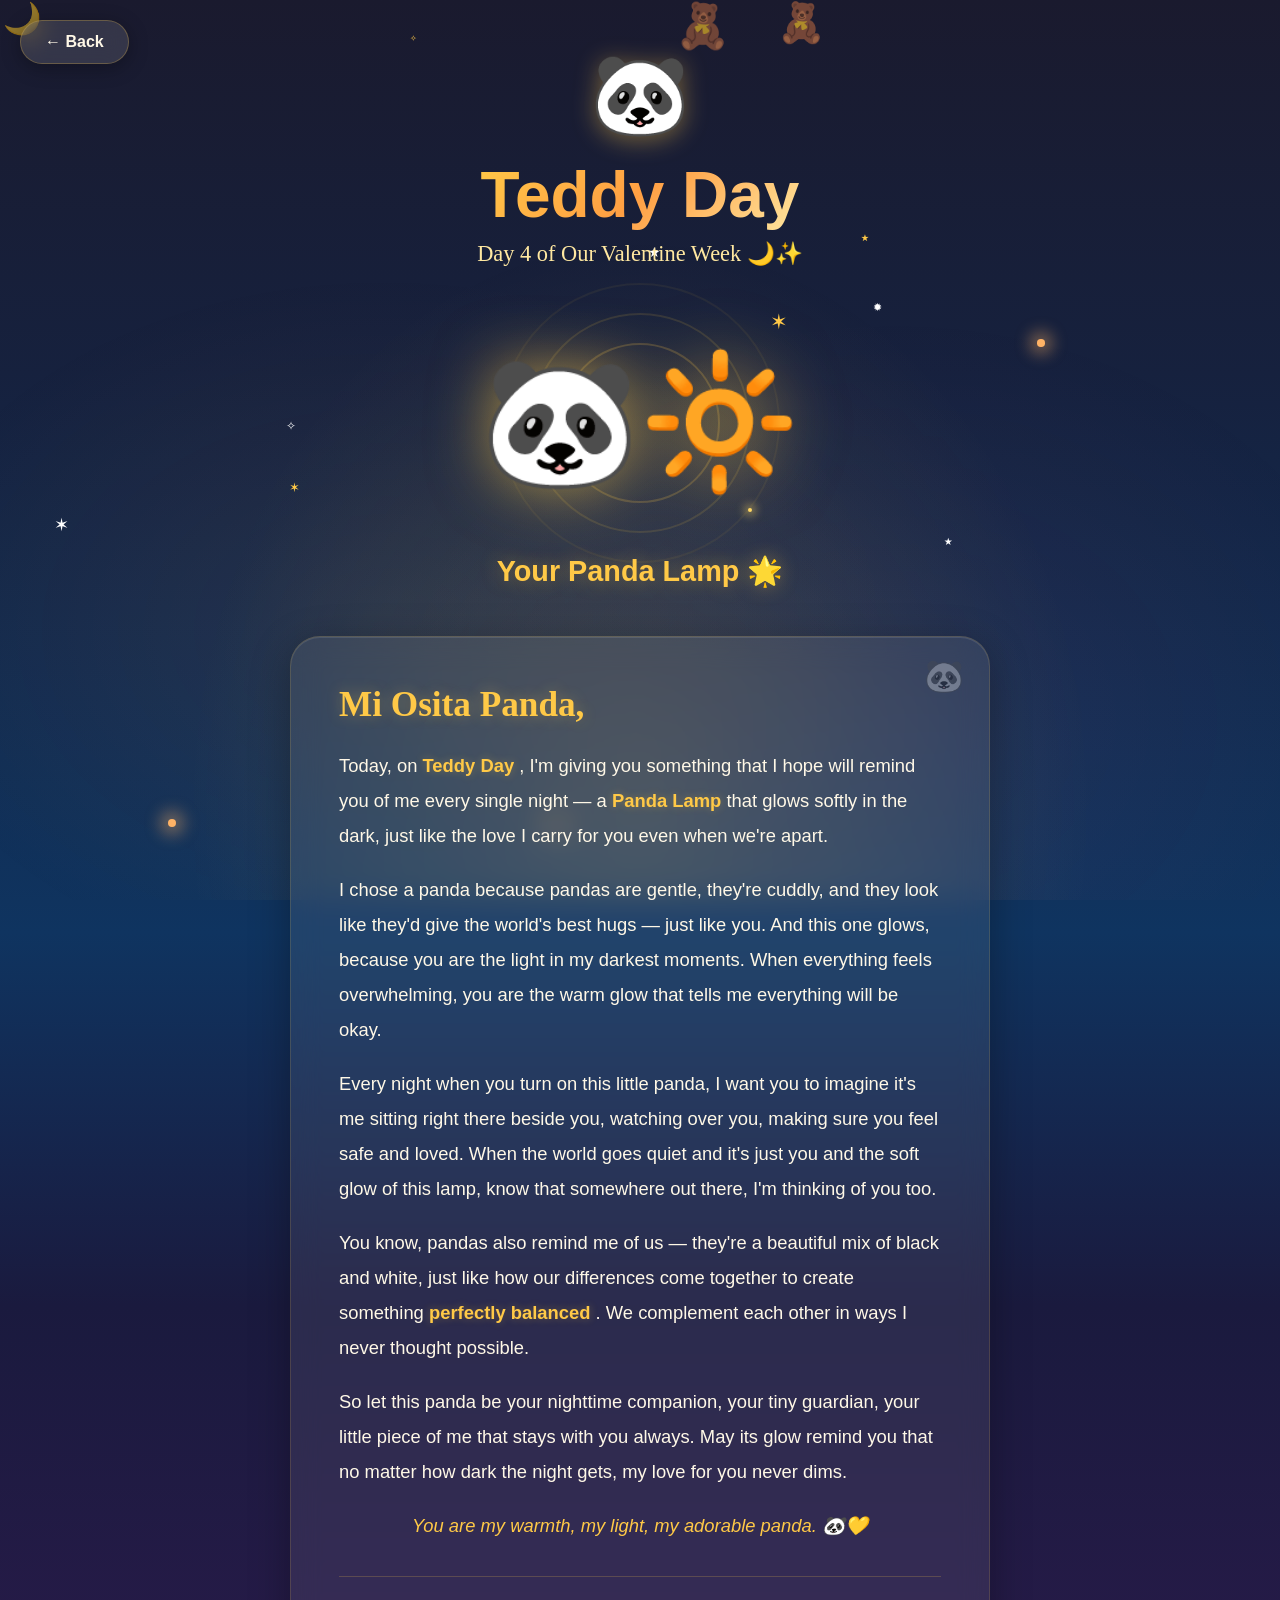
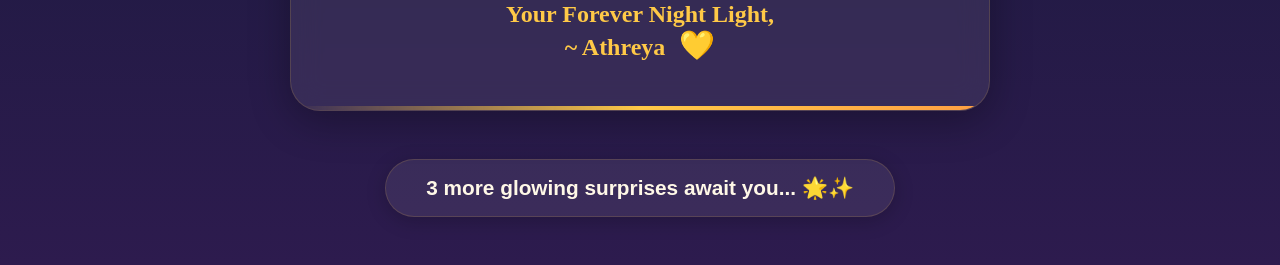
<file: teddyday.html>
<!DOCTYPE html>
<html lang="en">
  <head>
    <meta charset="UTF-8" />
    <meta name="viewport" content="width=device-width, initial-scale=1.0" />
    <title>Teddy Day 🐼 - My Glowing Love</title>
    <meta
      name="description"
      content="Teddy Day - A panda lamp that glows like our love"
    />
    <link rel="stylesheet" href="teddyday.css" />
  </head>
  <body>
    <!-- Floating background container -->
    <div class="floats-container" id="floatsContainer"></div>

    <!-- Back button -->
    <a href="index.html" class="back-btn">← Back</a>

    <!-- Main content wrapper -->
    <main class="teddyday-container">
      <!-- Title Section -->
      <div class="title-section">
        <div class="teddy-icon">🐼</div>
        <h1 class="teddyday-title">Teddy Day</h1>
        <p class="subtitle">Day 4 of Our Valentine Week 🌙✨</p>
      </div>

      <!-- Panda Lamp Showcase -->
      <div class="lamp-showcase">
        <div class="lamp-display">
          <div class="lamp-glow-ring"></div>
          <div class="lamp-glow-ring"></div>
          <div class="lamp-glow-ring"></div>
          <span class="lamp-emoji">🐼🔆</span>
        </div>
        <p class="lamp-label">Your Panda Lamp 🌟</p>
      </div>

      <!-- Message Card -->
      <div class="message-card">
        <h2 class="message-greeting">Mi Osita Panda,</h2>
        <div class="message-content">
          <p class="message-paragraph">
            Today, on
            <span class="highlight">Teddy Day</span>
            , I'm giving you something that I hope will remind you of me every
            single night — a
            <span class="highlight">Panda Lamp</span>
            that glows softly in the dark, just like the love I carry for you
            even when we're apart.
          </p>
          <p class="message-paragraph">
            I chose a panda because pandas are gentle, they're cuddly, and they
            look like they'd give the world's best hugs — just like you. And
            this one glows, because you are the light in my darkest moments.
            When everything feels overwhelming, you are the warm glow that tells
            me everything will be okay.
          </p>
          <p class="message-paragraph">
            Every night when you turn on this little panda, I want you to
            imagine it's me sitting right there beside you, watching over you,
            making sure you feel safe and loved. When the world goes quiet and
            it's just you and the soft glow of this lamp, know that somewhere
            out there, I'm thinking of you too.
          </p>
          <p class="message-paragraph">
            You know, pandas also remind me of us — they're a beautiful mix of
            black and white, just like how our differences come together to
            create something
            <span class="highlight">perfectly balanced</span>
            . We complement each other in ways I never thought possible.
          </p>
          <p class="message-paragraph">
            So let this panda be your nighttime companion, your tiny guardian,
            your little piece of me that stays with you always. May its glow
            remind you that no matter how dark the night gets, my love for you
            never dims.
          </p>
          <p class="message-paragraph">
            You are my warmth, my light, my adorable panda. 🐼💛
          </p>
        </div>

        <!-- Signature -->
        <div class="signature-section">
          <p class="signature">
            Your Forever Night Light,
            <br />
            ~ Athreya
            <span class="signature-heart">💛</span>
          </p>
        </div>
      </div>

      <!-- Footer message -->
      <div class="footer-message">
        <p>3 more glowing surprises await you... 🌟✨</p>
      </div>
    </main>

    <script src="teddyday.js"></script>
  </body>
</html>
</file>
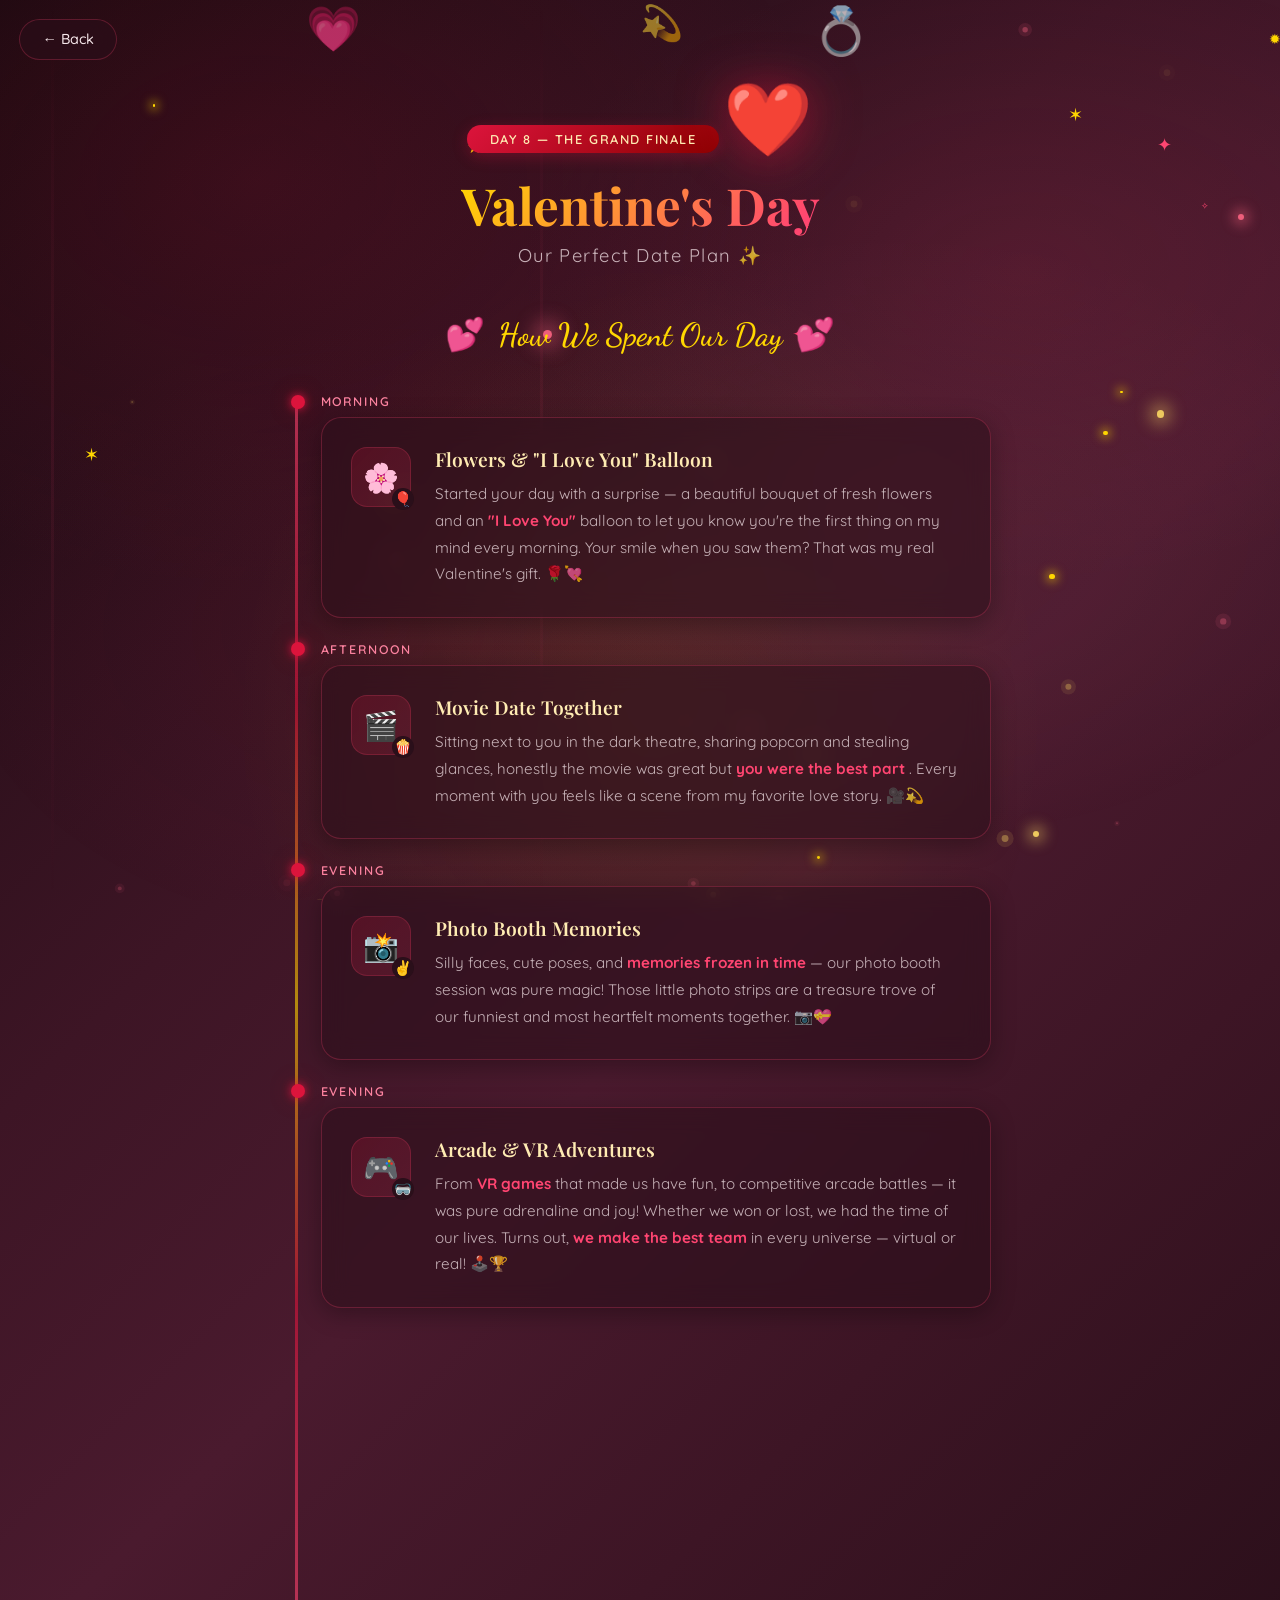
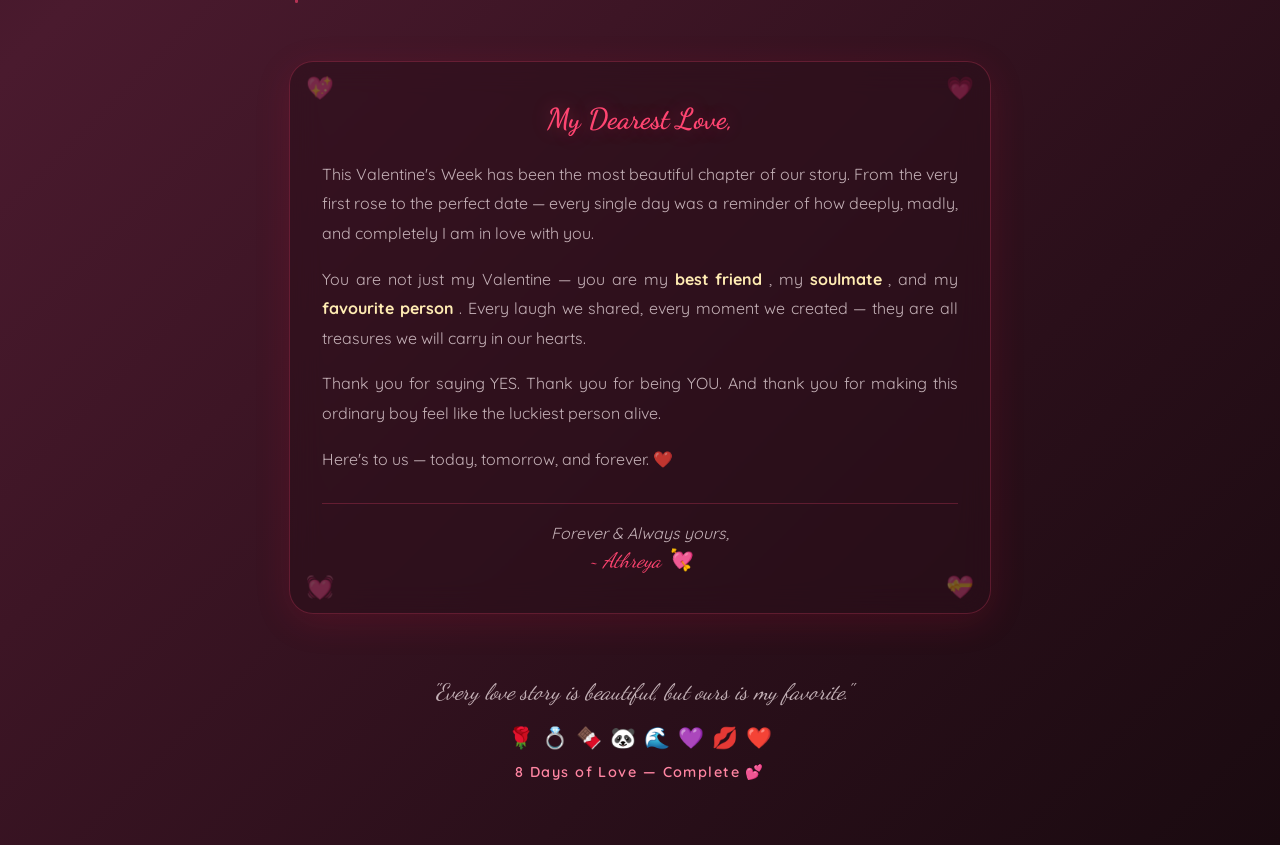
<file: valentineday.html>
<!DOCTYPE html>
<html lang="en">
  <head>
    <meta charset="UTF-8" />
    <meta name="viewport" content="width=device-width, initial-scale=1.0" />
    <title>Valentine's Day ❤️ - Our Perfect Date</title>
    <meta
      name="description"
      content="Valentine's Day - Our perfect date plan together"
    />
    <link rel="stylesheet" href="valentineday.css" />
    <link
      href="https://fonts.googleapis.com/css2?family=Dancing+Script:wght@400;500;600;700&family=Quicksand:wght@300;400;500;600;700&family=Playfair+Display:wght@400;500;600;700&display=swap"
      rel="stylesheet"
    />
  </head>
  <body>
    <!-- Ambient particles -->
    <canvas id="particleCanvas"></canvas>

    <!-- Floating elements container -->
    <div class="floats-container" id="floatsContainer"></div>

    <!-- Back button -->
    <a href="index.html" class="back-btn" id="backBtn">← Back</a>

    <!-- Main content wrapper -->
    <main class="valentine-container">
      <!-- Hero Section -->
      <div class="hero-section" id="heroSection">
        <div class="hero-badge">Day 8 — The Grand Finale</div>
        <div class="hero-heart">❤️</div>
        <h1 class="hero-title">Valentine's Day</h1>
        <p class="hero-subtitle">Our Perfect Date Plan ✨</p>
      </div>

      <!-- Date Plan Timeline -->
      <div class="date-plan-section" id="datePlan">
        <h2 class="section-title">
          <span class="title-deco">💕</span>
          How We Spent Our Day
          <span class="title-deco">💕</span>
        </h2>

        <div class="date-timeline">
          <!-- Activity 1: Morning Greeting -->
          <div class="activity-card" data-index="0">
            <div class="activity-time">
              <span class="time-dot"></span>
              <span class="time-label">Morning</span>
            </div>
            <div class="activity-body">
              <div class="activity-icon-wrap">
                <span class="activity-icon">🌸</span>
                <span class="activity-icon-sub">🎈</span>
              </div>
              <div class="activity-info">
                <h3 class="activity-title">Flowers & "I Love You" Balloon</h3>
                <p class="activity-desc">
                  Started your day with a surprise — a beautiful bouquet of
                  fresh flowers and an
                  <span class="highlight">"I Love You"</span>
                  balloon to let you know you're the first thing on my mind
                  every morning. Your smile when you saw them? That was my real
                  Valentine's gift. 🌹💘
                </p>
              </div>
            </div>
          </div>

          <!-- Activity 2: Movie -->
          <div class="activity-card" data-index="1">
            <div class="activity-time">
              <span class="time-dot"></span>
              <span class="time-label">Afternoon</span>
            </div>
            <div class="activity-body">
              <div class="activity-icon-wrap">
                <span class="activity-icon">🎬</span>
                <span class="activity-icon-sub">🍿</span>
              </div>
              <div class="activity-info">
                <h3 class="activity-title">Movie Date Together</h3>
                <p class="activity-desc">
                  Sitting next to you in the dark theatre, sharing popcorn and
                  stealing glances, honestly the movie was great but
                  <span class="highlight">you were the best part</span>
                  . Every moment with you feels like a scene from my favorite
                  love story. 🎥💫
                </p>
              </div>
            </div>
          </div>

          <!-- Activity 3: Photo Booth -->
          <div class="activity-card" data-index="2">
            <div class="activity-time">
              <span class="time-dot"></span>
              <span class="time-label">Evening</span>
            </div>
            <div class="activity-body">
              <div class="activity-icon-wrap">
                <span class="activity-icon">📸</span>
                <span class="activity-icon-sub">✌️</span>
              </div>
              <div class="activity-info">
                <h3 class="activity-title">Photo Booth Memories</h3>
                <p class="activity-desc">
                  Silly faces, cute poses, and
                  <span class="highlight">memories frozen in time</span>
                  — our photo booth session was pure magic! Those little photo
                  strips are a treasure trove of our funniest and most heartfelt
                  moments together. 📷💝
                </p>
              </div>
            </div>
          </div>

          <!-- Activity 4: Arcade Games -->
          <div class="activity-card" data-index="3">
            <div class="activity-time">
              <span class="time-dot"></span>
              <span class="time-label">Evening</span>
            </div>
            <div class="activity-body">
              <div class="activity-icon-wrap">
                <span class="activity-icon">🎮</span>
                <span class="activity-icon-sub">🥽</span>
              </div>
              <div class="activity-info">
                <h3 class="activity-title">Arcade & VR Adventures</h3>
                <p class="activity-desc">
                  From
                  <span class="highlight">VR games</span>
                  that made us have fun, to competitive arcade battles — it was
                  pure adrenaline and joy! Whether we won or lost, we had the
                  time of our lives. Turns out,
                  <span class="highlight">we make the best team</span>
                  in every universe — virtual or real! 🕹️🏆
                </p>
              </div>
            </div>
          </div>

          <!-- Activity 5: Veg Biryani Proposal -->
          <div class="activity-card final-card" data-index="4">
            <div class="activity-time">
              <span class="time-dot final-dot"></span>
              <span class="time-label">The Grand Finale</span>
            </div>
            <div class="activity-body">
              <div class="activity-icon-wrap final-icon">
                <span class="activity-icon">🍛</span>
                <span class="activity-icon-sub">💍</span>
              </div>
              <div class="activity-info">
                <h3 class="activity-title">Proposed with Veg Biryani</h3>
                <p class="activity-desc">
                  And then came the moment I'd been waiting for... Over a plate
                  of
                  <span class="highlight">Veg Biryani</span>
                  — because our love story deserved to be as flavorful, warm,
                  and unforgettable as this dish. I looked into your eyes and
                  let my heart speak.
                  <span class="highlight">You + Me + Biryani = Forever</span>
                  , As biryani mix so well together even with the diffrences, i
                  hope we also mix well together with our diffrences. 💕🍚💘
                </p>
              </div>
            </div>
          </div>
        </div>
      </div>

      <!-- Love Letter Section -->
      <div class="love-letter" id="loveLetter">
        <div class="letter-decoration tl">💖</div>
        <div class="letter-decoration tr">💗</div>
        <h2 class="letter-greeting">My Dearest Love,</h2>
        <div class="letter-body">
          <p>
            This Valentine's Week has been the most beautiful chapter of our
            story. From the very first rose to the perfect date — every single
            day was a reminder of how deeply, madly, and completely I am in love
            with you.
          </p>
          <p>
            You are not just my Valentine — you are my
            <span class="highlight">best friend</span>
            , my
            <span class="highlight">soulmate</span>
            , and my
            <span class="highlight">favourite person</span>
            . Every laugh we shared, every moment we created — they are all
            treasures we will carry in our hearts.
          </p>
          <p>
            Thank you for saying YES. Thank you for being YOU. And thank you for
            making this ordinary boy feel like the luckiest person alive.
          </p>
          <p>Here's to us — today, tomorrow, and forever. ❤️</p>
        </div>
        <div class="letter-signature">
          <p>Forever & Always yours,</p>
          <p class="signature-name">~ Athreya 💘</p>
        </div>
        <div class="letter-decoration bl">💓</div>
        <div class="letter-decoration br">💝</div>
      </div>

      <!-- Footer -->
      <div class="footer-section" id="footerSection">
        <p class="footer-quote">
          "Every love story is beautiful, but ours is my favorite."
        </p>
        <div class="footer-hearts">
          <span>🌹</span>
          <span>💍</span>
          <span>🍫</span>
          <span>🐼</span>
          <span>🌊</span>
          <span>💜</span>
          <span>💋</span>
          <span>❤️</span>
        </div>
        <p class="footer-text">8 Days of Love — Complete 💕</p>
      </div>
    </main>

    <script src="valentineday.js"></script>
  </body>
</html>
</file>
<file: styles.css>
/* ============================================
   VALENTINE PROPOSAL - STYLESHEET
   Enhanced romantic theme with animations
   ============================================ */

/* CSS Variables for consistent theming */
:root {
    /* Pastel color palette */
    --primary-pink: #ffb6c1;
    --soft-pink: #ffc0cb;
    --light-pink: #ffe4e1;
    --rose-pink: #ff69b4;
    --deep-rose: #ff1493;
    --cream: #fff5f5;
    --white: #ffffff;
    --text-dark: #5a3d5c;
    --text-light: #8b6b8c;
    --gold: #ffd700;
    --purple: #9b59b6;
    
    /* Animation timings */
    --fade-duration: 1s;
    --float-duration: 8s;
    --bounce-duration: 0.6s;
}

/* Reset and base styles */
* {
    margin: 0;
    padding: 0;
    box-sizing: border-box;
}

/* Body styling with gradient background */
body {
    font-family: 'Quicksand', 'Segoe UI', Tahoma, Geneva, Verdana, sans-serif;
    min-height: 100vh;
    background: linear-gradient(
        135deg,
        #fff5f5 0%,
        #ffe4e1 25%,
        #ffc0cb 50%,
        #ffb6c1 75%,
        #fff0f5 100%
    );
    background-size: 400% 400%;
    animation: gradientFlow 15s ease infinite;
    overflow-x: hidden;
    position: relative;
}

@keyframes gradientFlow {
    0%, 100% { background-position: 0% 50%; }
    50% { background-position: 100% 50%; }
}

/* ============================================
   ANIMATED BACKGROUND PARTICLES
   ============================================ */

.bg-particles {
    position: fixed;
    top: 0;
    left: 0;
    width: 100%;
    height: 100%;
    pointer-events: none;
    z-index: 0;
    overflow: hidden;
}

.particle {
    position: absolute;
    border-radius: 50%;
    pointer-events: none;
    animation: particleFloat 20s linear infinite;
    will-change: transform, opacity;
}

@keyframes particleFloat {
    0% {
        transform: translateY(100vh) rotate(0deg);
        opacity: 0;
    }
    10% { opacity: 0.6; }
    90% { opacity: 0.6; }
    100% {
        transform: translateY(-100vh) rotate(360deg);
        opacity: 0;
    }
}

/* ============================================
   FLOATING DECORATIONS
   ============================================ */

.floating-decorations {
    position: fixed;
    top: 0;
    left: 0;
    width: 100%;
    height: 100%;
    pointer-events: none;
    z-index: 1;
    overflow: hidden;
}

.decoration {
    position: absolute;
    font-size: 1.5rem;
    opacity: 0.4;
    animation: decoFloat 10s ease-in-out infinite;
    will-change: transform;
}

.deco-1 { top: 10%; left: 5%; animation-delay: 0s; }
.deco-2 { top: 20%; right: 10%; animation-delay: 2s; }
.deco-3 { top: 60%; left: 8%; animation-delay: 4s; }
.deco-4 { top: 75%; right: 5%; animation-delay: 6s; }
.deco-5 { top: 40%; left: 3%; animation-delay: 8s; }

@keyframes decoFloat {
    0%, 100% { transform: translateY(0) rotate(0deg); opacity: 0.3; }
    50% { transform: translateY(-20px) rotate(10deg); opacity: 0.6; }
}

/* ============================================
   MUSIC PLAYER WIDGET
   ============================================ */

/* Music player container */
.music-player {
    position: fixed;
    top: 20px;
    right: 20px;
    background: rgba(255, 255, 255, 0.95);
    padding: 12px 20px;
    border-radius: 50px;
    box-shadow: 0 4px 20px rgba(255, 105, 180, 0.3);
    display: flex;
    align-items: center;
    gap: 12px;
    z-index: 1000;
    animation: slideInRight 0.8s ease forwards;
    backdrop-filter: blur(10px);
    border: 1px solid rgba(255, 182, 193, 0.3);
}

/* Slide in animation */
@keyframes slideInRight {
    from {
        transform: translateX(200px);
        opacity: 0;
    }
    to {
        transform: translateX(0);
        opacity: 1;
    }
}

/* Music icon */
.music-icon {
    font-size: 1.5rem;
    animation: bounce 1s ease-in-out infinite;
}

/* Bounce animation for music icon */
@keyframes bounce {
    0%, 100% {
        transform: translateY(0);
    }
    50% {
        transform: translateY(-5px);
    }
}

/* Music info container */
.music-info {
    display: flex;
    flex-direction: column;
    gap: 2px;
}

/* "Now Playing" label */
.music-label {
    font-size: 0.7rem;
    color: var(--text-light);
    text-transform: uppercase;
    letter-spacing: 1px;
}

/* Song title */
.music-title {
    font-size: 0.9rem;
    color: var(--text-dark);
    font-weight: 600;
    white-space: nowrap;
}

/* Music visualizer bars */
.music-visualizer {
    display: flex;
    align-items: flex-end;
    gap: 3px;
    height: 20px;
    margin-left: 8px;
}

/* Visualizer bars */
.music-visualizer span {
    width: 4px;
    background: linear-gradient(to top, var(--rose-pink), var(--deep-rose));
    border-radius: 2px;
    animation: visualizer 1s ease-in-out infinite;
}

/* Staggered animation delays for visualizer bars */
.music-visualizer span:nth-child(1) {
    height: 8px;
    animation-delay: 0s;
}

.music-visualizer span:nth-child(2) {
    height: 15px;
    animation-delay: 0.2s;
}

.music-visualizer span:nth-child(3) {
    height: 12px;
    animation-delay: 0.4s;
}

.music-visualizer span:nth-child(4) {
    height: 18px;
    animation-delay: 0.1s;
}

/* Visualizer animation */
@keyframes visualizer {
    0%, 100% {
        transform: scaleY(0.5);
    }
    50% {
        transform: scaleY(1);
    }
}

/* Music player paused state */
.music-player.paused {
    opacity: 0.7;
}

.music-player.paused .music-icon {
    animation: none;
}

.music-player.paused .music-visualizer span {
    animation-play-state: paused;
}

.music-player:hover {
    transform: scale(1.02);
    box-shadow: 0 6px 25px rgba(255, 105, 180, 0.4);
}

/* Hidden audio container — NOT visibility:hidden, as that blocks YouTube IFrame API */
.audio-container {
    position: fixed;
    top: -9999px;
    left: -9999px;
    width: 1px;
    height: 1px;
    opacity: 0;
    pointer-events: none;
}

/* Mobile responsive music player */
@media (max-width: 768px) {
    .music-player {
        top: 10px;
        right: 10px;
        padding: 8px 12px;
        gap: 8px;
        max-width: 200px;
    }
    
    .music-icon {
        font-size: 1.1rem;
    }
    
    .music-title {
        font-size: 0.75rem;
    }
    
    .music-label {
        font-size: 0.55rem;
    }
    
    .music-visualizer {
        display: none;
    }
}

@media (max-width: 480px) {
    .music-player {
        top: 8px;
        right: 8px;
        padding: 6px 10px;
        gap: 6px;
        max-width: 160px;
    }
    
    .music-icon {
        font-size: 1rem;
    }
    
    .music-title {
        font-size: 0.7rem;
    }
    
    .music-label {
        font-size: 0.5rem;
    }
}

/* ============================================
   FLOATING HEARTS BACKGROUND
   ============================================ */

/* Container for floating hearts */
.hearts-container {
    position: fixed;
    top: 0;
    left: 0;
    width: 100%;
    height: 100%;
    pointer-events: none;
    overflow: hidden;
    z-index: 0;
}

/* Individual floating heart styling */
.floating-heart {
    position: absolute;
    font-size: 1.5rem;
    opacity: 0.6;
    animation: floatUp var(--float-duration) linear infinite;
    user-select: none;
    will-change: transform, opacity;
}

/* Float up animation for hearts */
@keyframes floatUp {
    0% {
        transform: translateY(100vh) rotate(0deg);
        opacity: 0;
    }
    10% {
        opacity: 0.6;
    }
    90% {
        opacity: 0.6;
    }
    100% {
        transform: translateY(-100vh) rotate(360deg);
        opacity: 0;
    }
}

/* ============================================
   MAIN PROPOSAL CONTAINER
   ============================================ */

/* Centered proposal card */
.proposal-container {
    position: relative;
    z-index: 1;
    min-height: 100vh;
    display: flex;
    flex-direction: column;
    justify-content: center;
    align-items: center;
    text-align: center;
    padding: 2rem;
    padding-top: 3rem;
}

/* ============================================
   HERO SECTION
   ============================================ */

.hero-section {
    text-align: center;
    margin-bottom: 2rem;
    animation: fadeInDown 1s ease forwards;
    animation-delay: 0.2s;
    opacity: 0;
}

.heart-container {
    position: relative;
    display: inline-block;
    margin-bottom: 1.5rem;
}

.heart-ring {
    position: absolute;
    top: 50%;
    left: 50%;
    transform: translate(-50%, -50%);
    border-radius: 50%;
    border: 2px solid rgba(255, 105, 180, 0.3);
    animation: ringPulse 2s ease-in-out infinite;
    opacity: 0;
    animation: ringAppear 0.8s ease forwards, ringPulse 2s ease-in-out infinite;
}

.ring-1 {
    width: 100px;
    height: 100px;
    animation-delay: 0.4s, 0.4s;
}

.ring-2 {
    width: 140px;
    height: 140px;
    animation-delay: 0.6s, 0.6s;
    border-color: rgba(255, 105, 180, 0.2);
}

.ring-3 {
    width: 180px;
    height: 180px;
    animation-delay: 0.8s, 0.8s;
    border-color: rgba(255, 105, 180, 0.1);
}

@keyframes ringAppear {
    0% { transform: translate(-50%, -50%) scale(0.5); opacity: 0; }
    100% { transform: translate(-50%, -50%) scale(1); opacity: 1; }
}

@keyframes ringPulse {
    0%, 100% { transform: translate(-50%, -50%) scale(1); opacity: 0.5; }
    50% { transform: translate(-50%, -50%) scale(1.1); opacity: 1; }
}

.success-heart {
    font-size: 5rem;
    animation: heartAppear 0.6s ease forwards, heartbeat 1s ease-in-out infinite;
    animation-delay: 0.3s, 0.9s;
    position: relative;
    z-index: 1;
    opacity: 0;
}

@keyframes heartAppear {
    0% { transform: scale(0); opacity: 0; }
    50% { transform: scale(1.2); }
    100% { transform: scale(1); opacity: 1; }
}

@keyframes heartbeat {
    0%, 100% { transform: scale(1); }
    25% { transform: scale(1.1); }
    50% { transform: scale(1); }
    75% { transform: scale(1.15); }
}

.hero-title {
    font-family: 'Dancing Script', cursive;
    font-size: 4rem;
    background: linear-gradient(135deg, var(--deep-rose), var(--rose-pink), var(--primary-pink));
    -webkit-background-clip: text;
    -webkit-text-fill-color: transparent;
    background-clip: text;
    margin-bottom: 0.5rem;
    opacity: 0;
    animation: titleAppear 0.8s ease forwards, titleGlow 3s ease-in-out infinite;
    animation-delay: 0.6s, 0.6s;
}

@keyframes titleAppear {
    0% { transform: translateY(20px); opacity: 0; }
    100% { transform: translateY(0); opacity: 1; }
}

@keyframes titleGlow {
    0%, 100% { filter: drop-shadow(0 0 10px rgba(255, 20, 147, 0.3)); }
    50% { filter: drop-shadow(0 0 20px rgba(255, 105, 180, 0.5)); }
}

.hero-subtitle {
    font-size: 1.3rem;
    color: var(--text-dark);
    font-weight: 500;
    opacity: 0;
    animation: fadeInUp 0.8s ease forwards;
    animation-delay: 0.9s;
}

@keyframes fadeInDown {
    from { opacity: 0; transform: translateY(-30px); }
    to { opacity: 1; transform: translateY(0); }
}

/* ============================================
   LOVE MESSAGE CARD
   ============================================ */

.love-message-card {
    background: rgba(255, 255, 255, 0.9);
    border-radius: 30px;
    padding: 2.5rem;
    max-width: 500px;
    margin-bottom: 2rem;
    box-shadow: 
        0 10px 40px rgba(255, 105, 180, 0.2),
        inset 0 1px 0 rgba(255, 255, 255, 0.8);
    position: relative;
    animation: cardAppear 0.8s ease forwards;
    animation-delay: 1.2s;
    opacity: 0;
    backdrop-filter: blur(10px);
    border: 1px solid rgba(255, 182, 193, 0.3);
}

@keyframes cardAppear {
    0% { transform: translateY(30px) scale(0.95); opacity: 0; }
    100% { transform: translateY(0) scale(1); opacity: 1; }
}

.card-decoration {
    position: absolute;
    font-size: 1.5rem;
    opacity: 0;
    animation: decorationAppear 0.5s ease forwards, decorationPulse 2s ease-in-out infinite;
}

.top-left { top: 15px; left: 20px; animation-delay: 1.5s, 1.5s; }
.top-right { top: 15px; right: 20px; animation-delay: 1.7s, 1.7s; }
.bottom-left { bottom: 15px; left: 20px; animation-delay: 1.9s, 1.9s; }
.bottom-right { bottom: 15px; right: 20px; animation-delay: 2.1s, 2.1s; }

@keyframes decorationAppear {
    0% { transform: scale(0); opacity: 0; }
    100% { transform: scale(1); opacity: 0.4; }
}

@keyframes decorationPulse {
    0%, 100% { transform: scale(1); opacity: 0.4; }
    50% { transform: scale(1.2); opacity: 0.7; }
}

.mine-text {
    font-size: 1.3rem;
    color: var(--text-dark);
    margin-bottom: 1rem;
    font-style: italic;
    opacity: 0;
    animation: fadeInUp 0.6s ease forwards;
    animation-delay: 1.4s;
}

/* Highlighted "MINE" text */
.mine-text .highlight {
    display: inline-block;
    background: linear-gradient(135deg, var(--deep-rose), var(--rose-pink));
    -webkit-background-clip: text;
    -webkit-text-fill-color: transparent;
    background-clip: text;
    font-weight: 700;
    font-size: 1.5rem;
    text-transform: uppercase;
    letter-spacing: 2px;
    animation: pulseText 1.5s ease-in-out infinite;
}

/* Pulsing animation for "MINE" text */
@keyframes pulseText {
    0%, 100% {
        transform: scale(1);
    }
    50% {
        transform: scale(1.1);
    }
}

.surprise-text {
    font-size: 1.1rem;
    color: var(--text-dark);
    margin-bottom: 1rem;
    line-height: 1.6;
    opacity: 0;
    animation: fadeInUp 0.6s ease forwards;
    animation-delay: 1.6s;
}

.love-divider {
    text-align: center;
    margin: 1.5rem 0;
    position: relative;
    opacity: 0;
    animation: fadeInUp 0.6s ease forwards;
    animation-delay: 1.8s;
}

.love-divider::before,
.love-divider::after {
    content: '';
    position: absolute;
    top: 50%;
    width: 30%;
    height: 1px;
    background: linear-gradient(90deg, transparent, var(--rose-pink), transparent);
}

.love-divider::before { left: 0; }
.love-divider::after { right: 0; }

.love-divider span {
    font-size: 1.5rem;
    animation: heartbeat 1s ease-in-out infinite;
}

/* Love note styling */
.love-note {
    font-family: 'Dancing Script', cursive;
    font-size: 1.8rem !important;
    color: var(--deep-rose) !important;
    font-weight: 600;
    margin-bottom: 0.5rem;
    opacity: 0;
    animation: fadeInUp 0.6s ease forwards;
    animation-delay: 2s;
}

/* Signature styling */
.signature {
    font-size: 1.1rem;
    color: var(--rose-pink);
    font-style: italic;
    font-weight: 500;
    opacity: 0;
    animation: fadeInUp 0.6s ease forwards;
    animation-delay: 2.2s;
}

/* ============================================
   UNLOCK GIFT BUTTON
   ============================================ */

/* Button container */
.button-container {
    display: flex;
    gap: 2rem;
    flex-wrap: wrap;
    justify-content: center;
}

/* Base button styling */
.btn {
    padding: 1rem 2.5rem;
    font-size: 1.2rem;
    font-weight: 600;
    border: none;
    border-radius: 50px;
    cursor: pointer;
    transition: all 0.3s ease;
    position: relative;
    overflow: hidden;
}

/* Gift button - primary action */
.btn-gift {
    background: linear-gradient(135deg, var(--rose-pink), var(--deep-rose));
    color: var(--white);
    box-shadow: 0 4px 15px rgba(255, 20, 147, 0.4);
    margin-top: 1rem;
    font-size: 1.3rem;
    padding: 1.2rem 3rem;
    animation: btnAppear 0.8s ease forwards, pulse 2s ease-in-out infinite;
    animation-delay: 2.4s, 3.2s;
    opacity: 0;
    display: flex;
    align-items: center;
    gap: 0.8rem;
}

@keyframes btnAppear {
    0% { transform: translateY(20px) scale(0.9); opacity: 0; }
    100% { transform: translateY(0) scale(1); opacity: 1; }
}

.btn-icon {
    font-size: 1.5rem;
    animation: giftShake 2s ease-in-out infinite;
}

@keyframes giftShake {
    0%, 100% { transform: rotate(0deg); }
    25% { transform: rotate(-5deg); }
    75% { transform: rotate(5deg); }
}

.btn-text {
    font-family: 'Quicksand', sans-serif;
    font-weight: 700;
}

.btn-sparkle {
    position: absolute;
    right: 1.5rem;
    font-size: 1rem;
    animation: sparkleRotate 2s linear infinite;
    opacity: 0.8;
}

@keyframes sparkleRotate {
    0% { transform: rotate(0deg) scale(1); }
    50% { transform: rotate(180deg) scale(1.2); }
    100% { transform: rotate(360deg) scale(1); }
}

/* Gift button hover effect */
.btn-gift:hover {
    transform: translateY(-3px) scale(1.05);
    box-shadow: 0 8px 25px rgba(255, 20, 147, 0.5);
}

/* Gift button click effect */
.btn-gift:active {
    transform: translateY(0) scale(1);
}

/* ============================================
   PROGRESS SECTION
   ============================================ */

.progress-section {
    margin-top: 2rem;
    margin-bottom: 2rem;
    animation: fadeInUp 0.8s ease forwards;
    animation-delay: 2.8s;
    opacity: 0;
    width: 100%;
    max-width: 400px;
}

.progress-text {
    font-size: 0.9rem;
    color: var(--text-light);
    margin-bottom: 0.5rem;
    text-align: center;
}

.progress-bar {
    position: relative;
    height: 30px;
    background: rgba(255, 255, 255, 0.5);
    border-radius: 20px;
    overflow: hidden;
    box-shadow: inset 0 2px 5px rgba(0, 0, 0, 0.1);
}

.progress-fill {
    height: 100%;
    background: linear-gradient(90deg, var(--rose-pink), var(--deep-rose), var(--purple));
    background-size: 200% 100%;
    animation: progressShimmer 3s linear infinite;
    border-radius: 20px;
    transition: width 1s ease;
}

@keyframes progressShimmer {
    0% { background-position: 200% 0; }
    100% { background-position: -200% 0; }
}

.progress-hearts {
    position: absolute;
    top: 50%;
    left: 50%;
    transform: translate(-50%, -50%);
    display: flex;
    gap: 0.3rem;
}

.progress-hearts span {
    font-size: 0.9rem;
    filter: drop-shadow(0 1px 2px rgba(0, 0, 0, 0.2));
}

.progress-hearts span.locked {
    opacity: 0.4;
    filter: grayscale(50%);
}

/* ============================================
   TIMELINE SECTION STYLES
   ============================================ */

/* Timeline Section Container */
.timeline-section {
    width: 100%;
    max-width: 600px;
    margin-top: 2rem;
    animation: fadeInUp 0.8s ease forwards;
    animation-delay: 3.2s;
    opacity: 0;
}

.timeline-title {
    text-align: center;
    font-size: 1.5rem;
    color: var(--text-dark);
    margin-bottom: 2rem;
    font-weight: 600;
    display: flex;
    align-items: center;
    justify-content: center;
    gap: 0.8rem;
}

.title-icon {
    animation: heartbeat 1s ease-in-out infinite;
}

/* Timeline Container */
.timeline {
    position: relative;
    padding-left: 30px;
}

/* Timeline vertical line */
.timeline::before {
    content: '';
    position: absolute;
    left: 12px;
    top: 0;
    bottom: 0;
    width: 3px;
    background: linear-gradient(to bottom, var(--deep-rose), var(--rose-pink), var(--primary-pink));
    border-radius: 3px;
}

/* Timeline Item */
.timeline-item {
    position: relative;
    display: flex;
    align-items: flex-start;
    gap: 1rem;
    padding: 1rem;
    margin-bottom: 0.5rem;
    background: rgba(255, 255, 255, 0.8);
    border-radius: 15px;
    text-decoration: none;
    transition: all 0.3s ease;
    backdrop-filter: blur(10px);
}

/* Timeline Marker */
.timeline-marker {
    position: absolute;
    left: -30px;
    width: 28px;
    height: 28px;
    background: var(--white);
    border-radius: 50%;
    display: flex;
    align-items: center;
    justify-content: center;
    font-size: 1rem;
    box-shadow: 0 2px 10px rgba(255, 20, 147, 0.3);
    z-index: 1;
}

/* Timeline Content */
.timeline-content {
    display: flex;
    flex-direction: column;
    gap: 0.2rem;
    flex: 1;
}

.day-number {
    font-size: 0.75rem;
    color: var(--text-light);
    font-weight: 500;
    text-transform: uppercase;
    letter-spacing: 1px;
}

.day-name {
    font-size: 1.1rem;
    color: var(--text-dark);
    font-weight: 600;
}

.day-status {
    font-size: 0.8rem;
    color: var(--rose-pink);
    font-weight: 500;
}

/* ============================================
   INDIVIDUAL DAY THEME PREVIEWS
   Each button shows a peek of its unique theme
   ============================================ */

/* Rose Day - Romantic Rose Theme */
.timeline-item.rose-day {
    background: linear-gradient(135deg, rgba(255, 179, 186, 0.4), rgba(255, 209, 217, 0.5));
    border: 2px solid rgba(230, 57, 70, 0.3);
    position: relative;
    overflow: hidden;
}

.timeline-item.rose-day::before {
    content: '🌹';
    position: absolute;
    right: -10px;
    top: 50%;
    transform: translateY(-50%);
    font-size: 3rem;
    opacity: 0.15;
}

.timeline-item.rose-day:hover {
    transform: translateX(5px);
    box-shadow: 0 4px 20px rgba(230, 57, 70, 0.3);
    background: linear-gradient(135deg, rgba(255, 179, 186, 0.6), rgba(255, 107, 107, 0.4));
}

.timeline-item.rose-day .timeline-marker {
    background: linear-gradient(135deg, #e63946, #ff6b6b);
    box-shadow: 0 2px 15px rgba(230, 57, 70, 0.5);
}

.timeline-item.rose-day .day-name {
    color: #c1121f;
}

.timeline-item.rose-day .day-status {
    color: #22c55e;
}

/* Propose Day - Purple & Silver Butterfly Theme */
.timeline-item.propose-day {
    background: linear-gradient(135deg, rgba(233, 213, 255, 0.4), rgba(192, 132, 252, 0.3));
    border: 2px solid rgba(147, 51, 234, 0.3);
    position: relative;
    overflow: hidden;
}

.timeline-item.propose-day::before {
    content: '🦋';
    position: absolute;
    right: -10px;
    top: 50%;
    transform: translateY(-50%);
    font-size: 3rem;
    opacity: 0.15;
}

.timeline-item.propose-day:hover {
    transform: translateX(5px);
    box-shadow: 0 4px 20px rgba(147, 51, 234, 0.3);
    background: linear-gradient(135deg, rgba(233, 213, 255, 0.6), rgba(147, 51, 234, 0.4));
}

.timeline-item.propose-day .timeline-marker {
    background: linear-gradient(135deg, #9333ea, #c084fc);
    box-shadow: 0 2px 15px rgba(147, 51, 234, 0.5);
}

.timeline-item.propose-day .day-name {
    color: #6b21a8;
}

.timeline-item.propose-day .day-status {
    color: #22c55e;
}

/* Chocolate Day - Warm Chocolate & Caramel Theme */
.timeline-item.chocolate-day {
    background: linear-gradient(135deg, rgba(232, 195, 158, 0.5), rgba(198, 134, 66, 0.4));
    border: 2px solid rgba(92, 51, 23, 0.3);
    position: relative;
    overflow: hidden;
}

.timeline-item.chocolate-day::before {
    content: '🍫';
    position: absolute;
    right: -10px;
    top: 50%;
    transform: translateY(-50%);
    font-size: 3rem;
    opacity: 0.15;
}

.timeline-item.chocolate-day:hover {
    transform: translateX(5px);
    box-shadow: 0 4px 20px rgba(92, 51, 23, 0.3);
    background: linear-gradient(135deg, rgba(232, 195, 158, 0.7), rgba(123, 75, 42, 0.4));
}

.timeline-item.chocolate-day .timeline-marker {
    background: linear-gradient(135deg, #5c3317, #c68642);
    box-shadow: 0 2px 15px rgba(92, 51, 23, 0.5);
}

.timeline-item.chocolate-day .day-name {
    color: #3d1f0d;
}

.timeline-item.chocolate-day .day-status {
    color: #22c55e;
}

/* Teddy Day - Night Sky with Warm Glow Theme */
.timeline-item.teddy-day {
    background: linear-gradient(135deg, rgba(26, 26, 46, 0.8), rgba(15, 52, 96, 0.7));
    border: 2px solid rgba(255, 201, 71, 0.3);
    position: relative;
    overflow: hidden;
}

.timeline-item.teddy-day::before {
    content: '🐼';
    position: absolute;
    right: -10px;
    top: 50%;
    transform: translateY(-50%);
    font-size: 3rem;
    opacity: 0.2;
}

.timeline-item.teddy-day:hover {
    transform: translateX(5px);
    box-shadow: 0 4px 20px rgba(255, 201, 71, 0.4);
    background: linear-gradient(135deg, rgba(26, 26, 46, 0.9), rgba(45, 27, 78, 0.8));
}

.timeline-item.teddy-day .timeline-marker {
    background: linear-gradient(135deg, #ffc947, #ff9f43);
    box-shadow: 0 2px 15px rgba(255, 201, 71, 0.6);
}

.timeline-item.teddy-day .day-number {
    color: rgba(255, 248, 231, 0.7);
}

.timeline-item.teddy-day .day-name {
    color: #ffe8a1;
}

.timeline-item.teddy-day .day-status {
    color: #22c55e;
}

/* Promise Day - Ocean, Pearls, Whales Theme */
.timeline-item.promise-day {
    background: linear-gradient(135deg, rgba(10, 22, 40, 0.8), rgba(26, 82, 118, 0.7));
    border: 2px solid rgba(72, 201, 176, 0.3);
    position: relative;
    overflow: hidden;
}

.timeline-item.promise-day::before {
    content: '🐋';
    position: absolute;
    right: -10px;
    top: 50%;
    transform: translateY(-50%);
    font-size: 3rem;
    opacity: 0.2;
}

.timeline-item.promise-day:hover {
    transform: translateX(5px);
    box-shadow: 0 4px 20px rgba(72, 201, 176, 0.4);
    background: linear-gradient(135deg, rgba(10, 22, 40, 0.9), rgba(15, 52, 96, 0.8));
}

.timeline-item.promise-day .timeline-marker {
    background: linear-gradient(135deg, #48c9b0, #2980b9);
    box-shadow: 0 2px 15px rgba(72, 201, 176, 0.6);
}

.timeline-item.promise-day .day-number {
    color: rgba(236, 240, 241, 0.7);
}

.timeline-item.promise-day .day-name {
    color: #c4e0f9;
}

.timeline-item.promise-day .day-status {
    color: #22c55e;
}

/* Hug Day - Prism, Crystal, Rainbow Theme */
.timeline-item.hug-day {
    background: linear-gradient(135deg, rgba(26, 10, 46, 0.8), rgba(74, 44, 122, 0.7));
    border: 2px solid rgba(155, 89, 182, 0.4);
    position: relative;
    overflow: hidden;
}

.timeline-item.hug-day::before {
    content: '💜';
    position: absolute;
    right: -10px;
    top: 50%;
    transform: translateY(-50%);
    font-size: 3rem;
    opacity: 0.2;
}

.timeline-item.hug-day:hover {
    transform: translateX(5px);
    box-shadow: 0 4px 20px rgba(155, 89, 182, 0.4);
    background: linear-gradient(135deg, rgba(26, 10, 46, 0.9), rgba(123, 75, 168, 0.6));
}

.timeline-item.hug-day .timeline-marker {
    background: linear-gradient(135deg, #9b59b6, #e0aaff);
    box-shadow: 0 2px 15px rgba(155, 89, 182, 0.6);
}

.timeline-item.hug-day .day-number {
    color: rgba(240, 230, 255, 0.7);
}

.timeline-item.hug-day .day-name {
    color: #e8d5ff;
}

.timeline-item.hug-day .day-status {
    color: #22c55e;
}

/* Kiss Day - Venom Perfume Theme */
.timeline-item.kiss-day {
    background: linear-gradient(135deg, rgba(13, 0, 21, 0.85), rgba(60, 9, 108, 0.7));
    border: 2px solid rgba(199, 125, 255, 0.3);
    position: relative;
    overflow: hidden;
}

.timeline-item.kiss-day::before {
    content: '💋';
    position: absolute;
    right: -10px;
    top: 50%;
    transform: translateY(-50%);
    font-size: 3rem;
    opacity: 0.2;
}

.timeline-item.kiss-day:hover {
    transform: translateX(5px);
    box-shadow: 0 4px 20px rgba(199, 125, 255, 0.4);
    background: linear-gradient(135deg, rgba(13, 0, 21, 0.95), rgba(123, 44, 191, 0.6));
}

.timeline-item.kiss-day .timeline-marker {
    background: linear-gradient(135deg, #7b2cbf, #c77dff);
    box-shadow: 0 2px 15px rgba(123, 44, 191, 0.6);
}

.timeline-item.kiss-day .day-number {
    color: rgba(224, 170, 255, 0.7);
}

.timeline-item.kiss-day .day-name {
    color: #e0aaff;
}

.timeline-item.kiss-day .day-status {
    color: #22c55e;
}

/* Valentine's Day - Grand Finale Crimson & Gold Theme */
.timeline-item.valentine-day {
    background: linear-gradient(135deg, rgba(26, 10, 16, 0.85), rgba(74, 26, 46, 0.7));
    border: 2px solid rgba(220, 20, 60, 0.4);
    position: relative;
    overflow: hidden;
}

.timeline-item.valentine-day::before {
    content: '❤️';
    position: absolute;
    right: -10px;
    top: 50%;
    transform: translateY(-50%);
    font-size: 3rem;
    opacity: 0.2;
}

.timeline-item.valentine-day:hover {
    transform: translateX(5px);
    box-shadow: 0 4px 20px rgba(220, 20, 60, 0.4);
    background: linear-gradient(135deg, rgba(26, 10, 16, 0.95), rgba(139, 0, 0, 0.5));
}

.timeline-item.valentine-day .timeline-marker {
    background: linear-gradient(135deg, #dc143c, #ff4571);
    box-shadow: 0 2px 15px rgba(220, 20, 60, 0.6);
}

.timeline-item.valentine-day .day-number {
    color: rgba(245, 230, 234, 0.7);
}

.timeline-item.valentine-day .day-name {
    color: #ff85a2;
}

.timeline-item.valentine-day .day-status {
    color: #22c55e;
}

/* Current Timeline Item - Hug Day Prism/Purple Theme */
.timeline-item.current {
    background: linear-gradient(135deg, rgba(155, 89, 182, 0.12), rgba(74, 44, 122, 0.2));
    border: 2px solid rgba(155, 89, 182, 0.45);
    animation: pulseGlow 2s ease-in-out infinite;
}

@keyframes pulseGlow {
    0%, 100% {
        box-shadow: 0 0 10px rgba(155, 89, 182, 0.15);
    }
    50% {
        box-shadow: 0 0 25px rgba(155, 89, 182, 0.4);
    }
}

.timeline-item.current:hover {
    transform: translateX(8px) scale(1.02);
    box-shadow: 0 6px 25px rgba(155, 89, 182, 0.3);
}

.timeline-item.current .timeline-marker {
    background: linear-gradient(135deg, #9b59b6, #8e44ad);
    box-shadow: 0 2px 15px rgba(155, 89, 182, 0.5);
    animation: markerPulse 1.5s ease-in-out infinite;
}

@keyframes markerPulse {
    0%, 100% {
        transform: scale(1);
    }
    50% {
        transform: scale(1.1);
    }
}

.timeline-item.current .day-name {
    color: #7b4ba8;
}

.timeline-item.current .day-status {
    color: #9b59b6;
    font-weight: 600;
}

/* Locked Timeline Item */
.timeline-item.locked {
    background: rgba(200, 200, 200, 0.2);
    cursor: not-allowed;
    opacity: 0.7;
}

.timeline-item.locked .timeline-marker {
    background: #e5e5e5;
    box-shadow: none;
}

.timeline-item.locked .day-name {
    color: #9ca3af;
}

.timeline-item.locked .day-status {
    color: #9ca3af;
}

/* ============================================
   FOOTER QUOTE
   ============================================ */

.footer-quote {
    margin-top: 3rem;
    text-align: center;
    animation: fadeInUp 0.8s ease forwards;
    animation-delay: 3.6s;
    opacity: 0;
}

.footer-quote p {
    font-family: 'Dancing Script', cursive;
    font-size: 1.5rem;
    color: var(--text-dark);
    font-style: italic;
}

.quote-heart {
    display: inline-block;
    font-size: 1.5rem;
    margin-top: 0.5rem;
    animation: heartbeat 1s ease-in-out infinite;
}

/* ============================================
   FADE-IN ANIMATIONS
   ============================================ */

/* Base fade-in class */
.fade-in {
    opacity: 0;
    transform: translateY(30px);
    animation: fadeInUp var(--fade-duration) ease forwards;
}

/* Staggered animation delays */
.fade-in.delay-1 {
    animation-delay: 0.5s;
}

.fade-in.delay-2 {
    animation-delay: 1s;
}

/* Fade in and move up animation */
@keyframes fadeInUp {
    to {
        opacity: 1;
        transform: translateY(0);
    }
}

/* ============================================
   CONFETTI ANIMATION
   ============================================ */

/* Confetti container */
.confetti-container {
    position: fixed;
    top: 0;
    left: 0;
    width: 100%;
    height: 100%;
    pointer-events: none;
    z-index: 50;
    overflow: hidden;
}

/* Individual confetti piece */
.confetti {
    position: absolute;
    font-size: 1.5rem;
    animation: confettiFall 3s ease-out forwards;
}

/* Confetti fall animation */
@keyframes confettiFall {
    0% {
        transform: translateY(-100px) rotate(0deg);
        opacity: 1;
    }
    100% {
        transform: translateY(100vh) rotate(720deg);
        opacity: 0;
    }
}

/* ============================================
   MOBILE RESPONSIVENESS
   ============================================ */

/* Tablet and smaller screens */
@media (max-width: 768px) {
    .proposal-container {
        padding-top: 5rem;
    }
    
    .hero-title {
        font-size: 3rem;
    }
    
    .hero-subtitle {
        font-size: 1.1rem;
    }
    
    .btn {
        padding: 0.9rem 2rem;
        font-size: 1.1rem;
    }
    
    .love-message-card {
        padding: 2rem 1.5rem;
        margin: 0 1rem 2rem 1rem;
    }
    
    .success-heart {
        font-size: 4rem;
    }
    
    .ring-1 { width: 80px; height: 80px; }
    .ring-2 { width: 110px; height: 110px; }
    .ring-3 { width: 140px; height: 140px; }
    
    .timeline-section {
        margin-top: 2rem;
    }
    
    .timeline-title {
        font-size: 1.3rem;
    }
    
    .timeline {
        padding-left: 25px;
    }
    
    .timeline-marker {
        left: -25px;
        width: 24px;
        height: 24px;
        font-size: 0.9rem;
    }
    
    .timeline-item {
        padding: 0.8rem;
    }
    
    .day-name {
        font-size: 1rem;
    }
    
    .progress-section {
        padding: 0 1rem;
    }
    
    .footer-quote p {
        font-size: 1.2rem;
    }
    
    .card-decoration {
        font-size: 1.2rem;
    }
    
    .top-left { top: 10px; left: 15px; }
    .top-right { top: 10px; right: 15px; }
    .bottom-left { bottom: 10px; left: 15px; }
    .bottom-right { bottom: 10px; right: 15px; }
}

/* Small mobile screens */
@media (max-width: 480px) {
    .proposal-container {
        padding: 5rem 1rem 2rem 1rem;
    }
    
    .hero-section {
        margin-bottom: 1.5rem;
    }
    
    .hero-title {
        font-size: 2.2rem;
    }
    
    .hero-subtitle {
        font-size: 1rem;
        padding: 0 0.5rem;
    }
    
    .btn {
        padding: 0.8rem 1.5rem;
        font-size: 1rem;
        width: 100%;
        max-width: 280px;
        justify-content: center;
    }
    
    .btn-gift {
        font-size: 1rem;
        padding: 0.9rem 1.5rem;
        flex-direction: row;
        gap: 0.5rem;
    }
    
    .btn-icon {
        font-size: 1.2rem;
    }
    
    .btn-sparkle {
        display: none;
    }
    
    .success-heart {
        font-size: 3.5rem;
    }
    
    .ring-1 { width: 70px; height: 70px; }
    .ring-2 { width: 95px; height: 95px; }
    .ring-3 { width: 120px; height: 120px; }
    
    .love-message-card {
        padding: 1.5rem 1rem;
        margin: 0 0.5rem 1.5rem 0.5rem;
    }
    
    .mine-text {
        font-size: 1rem;
        line-height: 1.5;
        margin-bottom: 0.8rem;
    }
    
    .mine-text .highlight {
        font-size: 1.2rem;
    }
    
    .surprise-text {
        font-size: 0.95rem;
        line-height: 1.5;
    }
    
    .love-divider {
        margin: 1rem 0;
    }
    
    .love-divider::before,
    .love-divider::after {
        width: 20%;
    }
    
    .love-note {
        font-size: 1.4rem !important;
    }
    
    .signature {
        font-size: 0.95rem;
    }
    
    .card-decoration {
        font-size: 1rem;
        opacity: 0.3;
    }
    
    .top-left { top: 8px; left: 10px; }
    .top-right { top: 8px; right: 10px; }
    .bottom-left { bottom: 8px; left: 10px; }
    .bottom-right { bottom: 8px; right: 10px; }
    
    .timeline-title {
        font-size: 1.1rem;
        flex-direction: column;
        gap: 0.3rem;
    }
    
    .title-icon {
        font-size: 1.2rem;
    }
    
    .day-number {
        font-size: 0.65rem;
    }
    
    .day-name {
        font-size: 0.9rem;
    }
    
    .day-status {
        font-size: 0.7rem;
    }
    
    .progress-section {
        padding: 0 0.5rem;
    }
    
    .progress-text {
        font-size: 0.85rem;
    }
    
    .progress-bar {
        height: 25px;
    }
    
    .progress-hearts span {
        font-size: 0.65rem;
    }
    
    .footer-quote {
        margin-top: 2rem;
    }
    
    .footer-quote p {
        font-size: 1.1rem;
        padding: 0 1rem;
    }
    
    .quote-heart {
        font-size: 1.2rem;
    }
    
    .decoration {
        font-size: 1.2rem;
    }
}

/* Extra small screens */
@media (max-width: 320px) {
    .proposal-container {
        padding-top: 4.5rem;
    }
    
    .hero-title {
        font-size: 1.8rem;
    }
    
    .hero-subtitle {
        font-size: 0.9rem;
    }
    
    .success-heart {
        font-size: 3rem;
    }
    
    .ring-1 { width: 60px; height: 60px; }
    .ring-2 { width: 80px; height: 80px; }
    .ring-3 { width: 100px; height: 100px; }
    
    .love-message-card {
        padding: 1.2rem 0.8rem;
    }
    
    .mine-text {
        font-size: 0.9rem;
    }
    
    .mine-text .highlight {
        font-size: 1.1rem;
    }
    
    .surprise-text {
        font-size: 0.85rem;
    }
    
    .love-note {
        font-size: 1.2rem !important;
    }
    
    .timeline-title {
        font-size: 1rem;
    }
    
    .day-name {
        font-size: 0.85rem;
    }
    
    .footer-quote p {
        font-size: 1rem;
    }
}

/* ============================================
   ACCESSIBILITY
   ============================================ */

/* Respect reduced motion preferences */
@media (prefers-reduced-motion: reduce) {
    *,
    *::before,
    *::after {
        animation-duration: 0.01ms !important;
        animation-iteration-count: 1 !important;
        transition-duration: 0.01ms !important;
    }
    
    .floating-heart,
    .particle,
    .decoration {
        display: none;
    }
}

/* Focus styles for keyboard navigation */
.btn:focus-visible {
    outline: 3px solid var(--deep-rose);
    outline-offset: 3px;
}

.timeline-item:focus-visible {
    outline: 3px solid var(--deep-rose);
    outline-offset: 3px;
}
</file>
<file: chocolateday.css>
/* ============================================
   CHOCOLATE DAY - STYLESHEET
   Warm chocolate & caramel romantic theme
   ============================================ */

/* CSS Variables for Chocolate Day theme */
:root {
    /* Chocolate color palette */
    --chocolate-dark: #3d1f0d;
    --chocolate-rich: #5c3317;
    --chocolate-milk: #7b4b2a;
    --chocolate-caramel: #c68642;
    --chocolate-cream: #e8c39e;
    --chocolate-light: #f5e6d3;
    --chocolate-pale: #fdf8f3;
    --gold-accent: #ffd700;
    --pink-love: #ff6b9d;
    --white: #ffffff;
    --text-dark: #2d1810;
    --text-light: #5c3317;
    
    /* Animation timings */
    --float-duration: 10s;
}

/* Import Google Font for elegant typography */
@import url('https://fonts.googleapis.com/css2?family=Playfair+Display:wght@400;500;600;700&family=Outfit:wght@300;400;500;600;700&display=swap');

/* Reset and base styles */
* {
    margin: 0;
    padding: 0;
    box-sizing: border-box;
}

/* Body styling with warm gradient background */
body {
    font-family: 'Outfit', 'Segoe UI', Tahoma, Geneva, Verdana, sans-serif;
    min-height: 100vh;
    background: linear-gradient(
        135deg,
        var(--chocolate-pale) 0%,
        var(--chocolate-light) 20%,
        var(--chocolate-cream) 40%,
        var(--chocolate-caramel) 70%,
        var(--chocolate-milk) 100%
    );
    overflow-x: hidden;
    position: relative;
}

/* Warm glow overlay */
body::before {
    content: '';
    position: fixed;
    top: 0;
    left: 0;
    width: 100%;
    height: 100%;
    background: 
        radial-gradient(ellipse at 20% 30%, rgba(255, 215, 0, 0.1) 0%, transparent 50%),
        radial-gradient(ellipse at 80% 70%, rgba(198, 134, 66, 0.15) 0%, transparent 40%);
    pointer-events: none;
    z-index: 0;
}

/* ============================================
   FLOATING CHOCOLATES BACKGROUND
   ============================================ */

/* Container for floating chocolates */
.chocolates-container {
    position: fixed;
    top: 0;
    left: 0;
    width: 100%;
    height: 100%;
    pointer-events: none;
    overflow: hidden;
    z-index: 0;
}

/* Individual floating chocolate styling */
.floating-chocolate {
    position: absolute;
    font-size: 2rem;
    opacity: 0.8;
    animation: floatChocolate var(--float-duration) linear infinite;
    user-select: none;
    filter: drop-shadow(0 3px 6px rgba(61, 31, 13, 0.3));
}

/* Float animation for chocolates - gentle swaying fall */
@keyframes floatChocolate {
    0% {
        transform: translateY(-50px) translateX(0) rotate(0deg) scale(0.8);
        opacity: 0;
    }
    5% {
        opacity: 0.8;
    }
    25% {
        transform: translateY(25vh) translateX(20px) rotate(90deg) scale(1);
    }
    50% {
        transform: translateY(50vh) translateX(-15px) rotate(180deg) scale(0.95);
    }
    75% {
        transform: translateY(75vh) translateX(25px) rotate(270deg) scale(1.05);
    }
    95% {
        opacity: 0.8;
    }
    100% {
        transform: translateY(105vh) translateX(10px) rotate(360deg) scale(0.9);
        opacity: 0;
    }
}

/* Dripping chocolate effect */
.chocolate-drip {
    position: fixed;
    top: -20px;
    width: 30px;
    height: 60px;
    background: linear-gradient(to bottom, var(--chocolate-rich), var(--chocolate-dark));
    border-radius: 0 0 50% 50%;
    animation: drip 4s ease-in-out infinite;
    opacity: 0.6;
}

@keyframes drip {
    0%, 100% {
        height: 40px;
        opacity: 0.4;
    }
    50% {
        height: 80px;
        opacity: 0.7;
    }
}

/* ============================================
   BACK BUTTON
   ============================================ */

.back-btn {
    position: fixed;
    top: 20px;
    left: 20px;
    background: rgba(255, 255, 255, 0.95);
    color: var(--text-dark);
    padding: 12px 24px;
    border-radius: 30px;
    text-decoration: none;
    font-weight: 600;
    box-shadow: 0 4px 20px rgba(61, 31, 13, 0.3);
    transition: all 0.3s ease;
    z-index: 100;
    backdrop-filter: blur(10px);
    border: 2px solid transparent;
}

.back-btn:hover {
    transform: translateX(-5px);
    box-shadow: 0 8px 30px rgba(61, 31, 13, 0.4);
    background: linear-gradient(135deg, var(--chocolate-cream), var(--white));
}

/* ============================================
   MAIN CONTAINER
   ============================================ */

.chocolateday-container {
    position: relative;
    z-index: 1;
    min-height: 100vh;
    padding: 3rem 2rem;
    display: flex;
    flex-direction: column;
    align-items: center;
}

/* ============================================
   TITLE SECTION
   ============================================ */

.title-section {
    text-align: center;
    margin-bottom: 3rem;
    animation: fadeInDown 1s ease forwards;
}

/* Chocolate icon with melt animation */
.chocolate-icon {
    font-size: 5rem;
    margin-bottom: 1rem;
    animation: chocolateBounce 2s ease-in-out infinite;
    filter: drop-shadow(0 4px 8px rgba(61, 31, 13, 0.4));
}

/* Bounce animation */
@keyframes chocolateBounce {
    0%, 100% {
        transform: translateY(0) scale(1);
    }
    30% {
        transform: translateY(-15px) scale(1.05);
    }
    50% {
        transform: translateY(-8px) scale(1.02);
    }
    70% {
        transform: translateY(-12px) scale(1.03);
    }
}

/* Chocolate Day title */
.chocolateday-title {
    font-family: 'Playfair Display', serif;
    font-size: 4rem;
    background: linear-gradient(135deg, var(--chocolate-dark), var(--chocolate-rich), var(--chocolate-caramel));
    -webkit-background-clip: text;
    -webkit-text-fill-color: transparent;
    background-clip: text;
    font-weight: 700;
    margin-bottom: 0.5rem;
    text-shadow: 2px 2px 4px rgba(61, 31, 13, 0.1);
}

/* Subtitle */
.subtitle {
    font-size: 1.3rem;
    color: var(--text-light);
    font-style: italic;
    font-weight: 500;
}

/* Fade in down animation */
@keyframes fadeInDown {
    from {
        opacity: 0;
        transform: translateY(-30px);
    }
    to {
        opacity: 1;
        transform: translateY(0);
    }
}

/* ============================================
   CHOCOLATE SHOWCASE SECTION
   ============================================ */

.chocolate-showcase {
    text-align: center;
    margin-bottom: 3rem;
    animation: fadeInUp 1s ease forwards;
    animation-delay: 0.3s;
    opacity: 0;
}

.chocolate-display {
    position: relative;
    display: inline-block;
    padding: 2rem;
}

/* Chocolate box emoji with glow effect */
.chocolate-emoji {
    font-size: 7rem;
    display: block;
    animation: chocolateGlow 3s ease-in-out infinite;
    filter: drop-shadow(0 10px 30px rgba(92, 51, 23, 0.5));
}

@keyframes chocolateGlow {
    0%, 100% {
        transform: scale(1) rotate(-2deg);
        filter: drop-shadow(0 10px 30px rgba(92, 51, 23, 0.5));
    }
    50% {
        transform: scale(1.08) rotate(2deg);
        filter: drop-shadow(0 15px 40px rgba(198, 134, 66, 0.7)) brightness(1.05);
    }
}

/* Chocolate glow effect */
.chocolate-glow {
    position: absolute;
    top: 50%;
    left: 50%;
    transform: translate(-50%, -50%);
    width: 180px;
    height: 180px;
    background: radial-gradient(circle, rgba(198, 134, 66, 0.4) 0%, transparent 70%);
    border-radius: 50%;
    animation: warmGlow 2s ease-in-out infinite;
    z-index: -1;
}

@keyframes warmGlow {
    0%, 100% {
        transform: translate(-50%, -50%) scale(1);
        opacity: 0.5;
    }
    50% {
        transform: translate(-50%, -50%) scale(1.4);
        opacity: 0.8;
    }
}

.chocolate-label {
    font-family: 'Playfair Display', serif;
    font-size: 1.8rem;
    color: var(--text-dark);
    margin-top: 1rem;
    font-weight: 600;
    background: linear-gradient(135deg, var(--chocolate-dark), var(--chocolate-caramel));
    -webkit-background-clip: text;
    -webkit-text-fill-color: transparent;
    background-clip: text;
}

/* ============================================
   MESSAGE CARD
   ============================================ */

.message-card {
    background: linear-gradient(145deg, rgba(255, 255, 255, 0.98), rgba(253, 248, 243, 0.95));
    border-radius: 30px;
    padding: 3rem;
    max-width: 700px;
    width: 100%;
    box-shadow: 
        0 10px 40px rgba(61, 31, 13, 0.2),
        0 0 80px rgba(198, 134, 66, 0.1),
        inset 0 1px 0 rgba(255, 255, 255, 0.8);
    transition: all 0.4s ease;
    animation: fadeInUp 1s ease forwards;
    animation-delay: 0.6s;
    opacity: 0;
    position: relative;
    overflow: hidden;
}

/* Decorative corner accents */
.message-card::before {
    content: '🍫';
    position: absolute;
    top: 20px;
    right: 20px;
    font-size: 2rem;
    opacity: 0.3;
    animation: chocolateBounce 3s ease-in-out infinite;
}

.message-card::after {
    content: '';
    position: absolute;
    bottom: 0;
    left: 0;
    width: 100%;
    height: 5px;
    background: linear-gradient(90deg, 
        var(--chocolate-dark), 
        var(--chocolate-caramel), 
        var(--chocolate-rich),
        var(--chocolate-caramel),
        var(--chocolate-dark));
    background-size: 200% 100%;
    animation: shimmerBar 4s linear infinite;
}

@keyframes shimmerBar {
    0% {
        background-position: 200% 0;
    }
    100% {
        background-position: -200% 0;
    }
}

.message-card:hover {
    transform: translateY(-5px);
    box-shadow: 
        0 20px 60px rgba(61, 31, 13, 0.3),
        0 0 100px rgba(198, 134, 66, 0.2);
}

/* Message greeting */
.message-greeting {
    font-family: 'Playfair Display', serif;
    font-size: 2rem;
    color: var(--chocolate-rich);
    margin-bottom: 1.5rem;
    font-weight: 600;
}

/* Message content */
.message-content {
    text-align: left;
}

.message-paragraph {
    font-size: 1.15rem;
    color: var(--text-dark);
    line-height: 1.9;
    margin-bottom: 1.2rem;
    opacity: 0;
    animation: fadeInUp 0.8s ease forwards;
}

/* Staggered paragraph animations */
.message-paragraph:nth-child(1) { animation-delay: 0.8s; }
.message-paragraph:nth-child(2) { animation-delay: 1s; }
.message-paragraph:nth-child(3) { animation-delay: 1.2s; }
.message-paragraph:nth-child(4) { animation-delay: 1.4s; }
.message-paragraph:nth-child(5) { animation-delay: 1.6s; }
.message-paragraph:nth-child(6) { animation-delay: 1.8s; }

.message-paragraph:last-child {
    font-style: italic;
    color: var(--chocolate-rich);
    font-weight: 500;
    text-align: center;
    margin-bottom: 0;
}

/* Highlighted text */
.highlight {
    color: var(--chocolate-caramel);
    font-weight: 600;
    background: linear-gradient(135deg, var(--chocolate-rich), var(--chocolate-caramel));
    -webkit-background-clip: text;
    -webkit-text-fill-color: transparent;
    background-clip: text;
}

/* ============================================
   SIGNATURE SECTION
   ============================================ */

.signature-section {
    text-align: center;
    margin-top: 2rem;
    padding-top: 1.5rem;
    border-top: 2px dashed var(--chocolate-cream);
    animation: fadeInUp 0.8s ease forwards;
    animation-delay: 2s;
    opacity: 0;
}

.signature {
    font-family: 'Playfair Display', serif;
    font-size: 1.5rem;
    color: var(--chocolate-rich);
    font-weight: 600;
}

.signature-heart {
    font-size: 1.8rem;
    display: inline-block;
    animation: heartbeat 1.5s ease-in-out infinite;
    margin-left: 0.5rem;
}

@keyframes heartbeat {
    0%, 100% {
        transform: scale(1);
    }
    25% {
        transform: scale(1.1);
    }
    50% {
        transform: scale(1);
    }
    75% {
        transform: scale(1.15);
    }
}

/* ============================================
   FOOTER MESSAGE
   ============================================ */

.footer-message {
    text-align: center;
    margin-top: 3rem;
    animation: fadeInUp 1s ease forwards;
    animation-delay: 2.2s;
    opacity: 0;
}

.footer-message p {
    font-size: 1.3rem;
    color: var(--text-dark);
    font-weight: 600;
    background: rgba(255, 255, 255, 0.95);
    padding: 1rem 2.5rem;
    border-radius: 50px;
    box-shadow: 0 4px 20px rgba(61, 31, 13, 0.2);
    display: inline-block;
}

/* ============================================
   FADE IN UP ANIMATION
   ============================================ */

@keyframes fadeInUp {
    from {
        opacity: 0;
        transform: translateY(30px);
    }
    to {
        opacity: 1;
        transform: translateY(0);
    }
}

/* ============================================
   MOBILE RESPONSIVENESS
   ============================================ */

@media (max-width: 768px) {
    .chocolateday-container {
        padding: 2rem 1rem;
    }
    
    .chocolate-icon {
        font-size: 3.5rem;
    }
    
    .chocolateday-title {
        font-size: 2.5rem;
    }
    
    .subtitle {
        font-size: 1.1rem;
    }
    
    .chocolate-emoji {
        font-size: 5rem;
    }
    
    .chocolate-label {
        font-size: 1.4rem;
    }
    
    .message-card {
        padding: 2rem 1.5rem;
        border-radius: 25px;
    }
    
    .message-greeting {
        font-size: 1.6rem;
    }
    
    .message-paragraph {
        font-size: 1rem;
        line-height: 1.8;
    }
    
    .back-btn {
        top: 10px;
        left: 10px;
        padding: 10px 18px;
        font-size: 0.9rem;
    }
    
    .footer-message p {
        font-size: 1.1rem;
        padding: 0.8rem 1.5rem;
    }
}

@media (max-width: 480px) {
    .chocolateday-title {
        font-size: 2rem;
    }
    
    .subtitle {
        font-size: 1rem;
    }
    
    .chocolate-emoji {
        font-size: 4rem;
    }
    
    .chocolate-label {
        font-size: 1.2rem;
    }
    
    .message-card {
        padding: 1.5rem 1.2rem;
    }
    
    .message-greeting {
        font-size: 1.4rem;
    }
    
    .message-paragraph {
        font-size: 0.95rem;
    }
    
    .signature {
        font-size: 1.3rem;
    }
}

/* ============================================
   ACCESSIBILITY
   ============================================ */

@media (prefers-reduced-motion: reduce) {
    *,
    *::before,
    *::after {
        animation-duration: 0.01ms !important;
        animation-iteration-count: 1 !important;
        transition-duration: 0.01ms !important;
    }
    
    .floating-chocolate,
    .chocolate-drip {
        display: none;
    }
}
</file>
<file: hugday.css>
/* ============================================
   HUG DAY - STYLESHEET
   Prism, crystal, rainbow reflection theme
   ============================================ */

/* CSS Variables for Hug Day theme */
:root {
    --prism-dark: #1a0a2e;
    --prism-deep: #2d1b4e;
    --prism-mid: #4a2c7a;
    --prism-light: #7b4ba8;
    --violet: #9b59b6;
    --purple: #8e44ad;
    --indigo: #5b2c6f;
    --blue: #3498db;
    --cyan: #48c9b0;
    --crystal-white: #f8f4ff;
    --crystal-shimmer: #e8d5ff;
    --light-pink: #ffccff;
    --text-light: #f0e6ff;
    --text-glow: #d4a5ff;

    --float-duration: 15s;
}

@import url('https://fonts.googleapis.com/css2?family=Quicksand:wght@300;400;500;600;700&family=Dancing+Script:wght@400;500;600;700&display=swap');

* {
    margin: 0;
    padding: 0;
    box-sizing: border-box;
}

/* Deep purple/prism gradient background */
body {
    font-family: 'Quicksand', 'Segoe UI', Tahoma, Geneva, Verdana, sans-serif;
    min-height: 100vh;
    background: linear-gradient(
        135deg,
        #1a0a2e 0%,
        #2d1b4e 20%,
        #4a2c7a 40%,
        #3d1f6d 60%,
        #2d1b4e 80%,
        #1a0a2e 100%
    );
    overflow-x: hidden;
    position: relative;
    color: var(--text-light);
}

/* Ambient prism glow overlay */
body::before {
    content: '';
    position: fixed;
    top: 0;
    left: 0;
    width: 100%;
    height: 100%;
    background:
        radial-gradient(ellipse at 20% 30%, rgba(155, 89, 182, 0.15) 0%, transparent 40%),
        radial-gradient(ellipse at 80% 20%, rgba(52, 152, 219, 0.12) 0%, transparent 35%),
        radial-gradient(ellipse at 50% 70%, rgba(142, 68, 173, 0.1) 0%, transparent 45%),
        radial-gradient(ellipse at 30% 80%, rgba(72, 201, 176, 0.08) 0%, transparent 35%);
    pointer-events: none;
    z-index: 0;
}

/* ============================================
   PRISM BACKGROUND LIGHT BEAMS
   ============================================ */

.prism-bg {
    position: fixed;
    top: 0;
    left: 0;
    width: 100%;
    height: 100%;
    pointer-events: none;
    z-index: 0;
    overflow: hidden;
}

.light-beam {
    position: absolute;
    width: 3px;
    height: 100%;
    background: linear-gradient(
        180deg,
        transparent 0%,
        rgba(255, 255, 255, 0.03) 20%,
        rgba(255, 255, 255, 0.08) 50%,
        rgba(255, 255, 255, 0.03) 80%,
        transparent 100%
    );
    transform-origin: top center;
    animation: beamRotate 20s ease-in-out infinite;
}

.beam-1 {
    left: 30%;
    transform: rotate(-15deg);
    animation-delay: 0s;
}

.beam-2 {
    left: 50%;
    transform: rotate(5deg);
    animation-delay: -7s;
}

.beam-3 {
    left: 70%;
    transform: rotate(20deg);
    animation-delay: -14s;
}

@keyframes beamRotate {
    0%, 100% { transform: rotate(-20deg); opacity: 0.3; }
    50% { transform: rotate(20deg); opacity: 0.6; }
}

/* ============================================
   RAINBOW SPECTRUM OVERLAY
   ============================================ */

.rainbow-overlay {
    position: fixed;
    top: 0;
    left: 0;
    width: 100%;
    height: 100%;
    pointer-events: none;
    z-index: 0;
    overflow: hidden;
    opacity: 0.4;
}

.spectrum-band {
    position: absolute;
    width: 100%;
    height: 2px;
    animation: spectrumShift 8s ease-in-out infinite;
}

.band-violet {
    top: 10%;
    background: linear-gradient(90deg, transparent, #9b59b6, transparent);
    animation-delay: 0s;
}

.band-indigo {
    top: 25%;
    background: linear-gradient(90deg, transparent, #5b2c6f, transparent);
    animation-delay: 1s;
}

.band-blue {
    top: 40%;
    background: linear-gradient(90deg, transparent, #3498db, transparent);
    animation-delay: 2s;
}

.band-cyan {
    top: 55%;
    background: linear-gradient(90deg, transparent, #48c9b0, transparent);
    animation-delay: 3s;
}

.band-green {
    top: 70%;
    background: linear-gradient(90deg, transparent, #27ae60, transparent);
    animation-delay: 4s;
}

.band-yellow {
    top: 85%;
    background: linear-gradient(90deg, transparent, #f1c40f, transparent);
    animation-delay: 5s;
}

.band-orange {
    top: 92%;
    background: linear-gradient(90deg, transparent, #e67e22, transparent);
    animation-delay: 6s;
}

.band-red {
    top: 98%;
    background: linear-gradient(90deg, transparent, #e74c3c, transparent);
    animation-delay: 7s;
}

@keyframes spectrumShift {
    0%, 100% { transform: translateX(-30%); opacity: 0.3; }
    50% { transform: translateX(30%); opacity: 0.7; }
}

/* ============================================
   FLOATING ELEMENTS BACKGROUND
   ============================================ */

.floats-container {
    position: fixed;
    top: 0;
    left: 0;
    width: 100%;
    height: 100%;
    pointer-events: none;
    overflow: hidden;
    z-index: 0;
}

/* Floating crystals, prisms, sparkles */
.floating-item {
    position: absolute;
    font-size: 2rem;
    opacity: 0.7;
    animation: floatPrism var(--float-duration) linear infinite;
    user-select: none;
    will-change: transform, opacity;
}

@keyframes floatPrism {
    0% {
        transform: translateY(105vh) translateX(0) rotate(0deg);
        opacity: 0;
    }
    5% { opacity: 0.6; }
    25% { transform: translateY(75vh) translateX(25px) rotate(45deg); }
    50% { transform: translateY(50vh) translateX(-20px) rotate(90deg); }
    75% { transform: translateY(25vh) translateX(15px) rotate(135deg); }
    95% { opacity: 0.6; }
    100% {
        transform: translateY(-50px) translateX(5px) rotate(180deg);
        opacity: 0;
    }
}

/* Sparkle particle */
.sparkle {
    position: absolute;
    width: 4px;
    height: 4px;
    background: white;
    border-radius: 50%;
    box-shadow: 0 0 10px 3px rgba(255, 255, 255, 0.5);
    animation: sparkleFloat 6s ease-in-out infinite;
}

@keyframes sparkleFloat {
    0%, 100% {
        transform: translateY(0) translateX(0) scale(0.5);
        opacity: 0.3;
    }
    25% { transform: translateY(-30px) translateX(15px) scale(1); opacity: 1; }
    50% { transform: translateY(-15px) translateX(-10px) scale(0.8); opacity: 0.7; }
    75% { transform: translateY(-40px) translateX(20px) scale(1.2); opacity: 0.5; }
}

/* Light refraction beam */
.refraction-beam {
    position: absolute;
    width: 2px;
    height: 100px;
    background: linear-gradient(
        180deg,
        transparent,
        rgba(155, 89, 182, 0.6),
        rgba(52, 152, 219, 0.6),
        rgba(72, 201, 176, 0.6),
        transparent
    );
    transform-origin: top center;
    animation: refractionRotate 10s ease-in-out infinite;
}

@keyframes refractionRotate {
    0%, 100% { transform: rotate(-30deg); opacity: 0.3; }
    50% { transform: rotate(30deg); opacity: 0.8; }
}

/* ============================================
   BACK BUTTON
   ============================================ */

.back-btn {
    position: fixed;
    top: 20px;
    left: 20px;
    background: rgba(255, 255, 255, 0.08);
    color: var(--text-light);
    padding: 12px 24px;
    border-radius: 30px;
    text-decoration: none;
    font-weight: 600;
    box-shadow: 0 4px 20px rgba(0, 0, 0, 0.3);
    transition: all 0.3s ease;
    z-index: 100;
    backdrop-filter: blur(12px);
    border: 1px solid rgba(155, 89, 182, 0.25);
}

.back-btn:hover {
    transform: translateX(-5px);
    background: rgba(155, 89, 182, 0.2);
    box-shadow: 0 4px 25px rgba(155, 89, 182, 0.3);
}

/* ============================================
   MAIN CONTAINER
   ============================================ */

.hugday-container {
    position: relative;
    z-index: 1;
    min-height: 100vh;
    padding: 3rem 2rem;
    display: flex;
    flex-direction: column;
    align-items: center;
}

/* ============================================
   TITLE SECTION
   ============================================ */

.title-section {
    text-align: center;
    margin-bottom: 2.5rem;
    animation: fadeInDown 1s ease forwards;
}

.hug-icon {
    font-size: 5rem;
    margin-bottom: 1rem;
    animation: prismPulse 3s ease-in-out infinite;
    filter: drop-shadow(0 4px 12px rgba(155, 89, 182, 0.5));
}

@keyframes prismPulse {
    0%, 100% { transform: scale(1) rotate(0deg); filter: drop-shadow(0 4px 12px rgba(155, 89, 182, 0.4)); }
    25% { transform: scale(1.05) rotate(3deg); filter: drop-shadow(0 4px 20px rgba(52, 152, 219, 0.6)); }
    50% { transform: scale(1) rotate(-2deg); filter: drop-shadow(0 4px 15px rgba(72, 201, 176, 0.5)); }
    75% { transform: scale(1.03) rotate(2deg); filter: drop-shadow(0 4px 18px rgba(155, 89, 182, 0.5)); }
}

.hugday-title {
    font-size: 4rem;
    background: linear-gradient(135deg, #d4a5ff, #9b59b6, #3498db, #48c9b0, #d4a5ff);
    background-size: 200% 200%;
    -webkit-background-clip: text;
    -webkit-text-fill-color: transparent;
    background-clip: text;
    font-weight: 700;
    margin-bottom: 0.5rem;
    animation: gradientShift 5s ease-in-out infinite;
}

@keyframes gradientShift {
    0%, 100% { background-position: 0% 50%; }
    50% { background-position: 100% 50%; }
}

.subtitle {
    font-family: 'Dancing Script', cursive;
    font-size: 1.4rem;
    color: var(--crystal-shimmer);
    font-weight: 500;
}

@keyframes fadeInDown {
    from { opacity: 0; transform: translateY(-30px); }
    to { opacity: 1; transform: translateY(0); }
}

/* ============================================
   EARRINGS SHOWCASE
   ============================================ */

.earrings-showcase {
    text-align: center;
    margin-bottom: 2rem;
    animation: fadeInUp 1s ease forwards;
    animation-delay: 0.3s;
    opacity: 0;
}

.earrings-display {
    position: relative;
    display: inline-block;
    padding: 2.5rem;
}

/* Concentric glow rings behind earrings */
.prism-glow-ring {
    position: absolute;
    top: 50%;
    left: 50%;
    transform: translate(-50%, -50%);
    border-radius: 50%;
    border: 2px solid rgba(155, 89, 182, 0.15);
    animation: ringPulse 3.5s ease-in-out infinite;
    z-index: -1;
}

.prism-glow-ring:nth-child(1) {
    width: 160px; height: 160px;
    animation-delay: 0s;
}
.prism-glow-ring:nth-child(2) {
    width: 220px; height: 220px;
    border-color: rgba(52, 152, 219, 0.1);
    animation-delay: 0.6s;
}
.prism-glow-ring:nth-child(3) {
    width: 280px; height: 280px;
    border-color: rgba(72, 201, 176, 0.06);
    animation-delay: 1.2s;
}

@keyframes ringPulse {
    0%, 100% { transform: translate(-50%, -50%) scale(1); opacity: 0.5; }
    50% { transform: translate(-50%, -50%) scale(1.15); opacity: 1; }
}

/* Earring pair container */
.earring-pair {
    display: flex;
    gap: 3rem;
    justify-content: center;
    align-items: flex-start;
}

/* Individual earring */
.earring {
    display: flex;
    flex-direction: column;
    align-items: center;
    animation: earringSway 4s ease-in-out infinite;
}

.left-earring {
    animation-delay: 0s;
}

.right-earring {
    animation-delay: 2s;
}

@keyframes earringSway {
    0%, 100% { transform: rotate(-3deg) translateY(0); }
    50% { transform: rotate(3deg) translateY(-5px); }
}

/* Earring hook */
.earring-hook {
    width: 8px;
    height: 25px;
    border: 2px solid rgba(212, 165, 255, 0.6);
    border-radius: 10px 10px 0 0;
    border-bottom: none;
    margin-bottom: 5px;
}

/* Prism crystal */
.prism-crystal {
    position: relative;
    width: 50px;
    height: 70px;
    animation: crystalGlow 3s ease-in-out infinite;
}

@keyframes crystalGlow {
    0%, 100% {
        filter: drop-shadow(0 0 15px rgba(155, 89, 182, 0.5));
    }
    50% {
        filter: drop-shadow(0 0 30px rgba(155, 89, 182, 0.8))
                drop-shadow(0 0 50px rgba(52, 152, 219, 0.4))
                brightness(1.1);
    }
}

/* Crystal facets */
.crystal-facet {
    position: absolute;
    background: linear-gradient(135deg, rgba(255, 255, 255, 0.3), rgba(155, 89, 182, 0.2), rgba(52, 152, 219, 0.1));
    border: 1px solid rgba(255, 255, 255, 0.2);
    backdrop-filter: blur(2px);
}

.facet-1 {
    width: 30px;
    height: 50px;
    left: 10px;
    top: 10px;
    clip-path: polygon(50% 0%, 100% 100%, 0% 100%);
    background: linear-gradient(180deg, rgba(255, 255, 255, 0.4), rgba(155, 89, 182, 0.3), rgba(52, 152, 219, 0.2));
}

.facet-2 {
    width: 25px;
    height: 40px;
    left: 5px;
    top: 15px;
    clip-path: polygon(0% 0%, 100% 50%, 0% 100%);
    background: linear-gradient(135deg, rgba(155, 89, 182, 0.4), rgba(72, 201, 176, 0.2));
}

.facet-3 {
    width: 25px;
    height: 40px;
    right: 5px;
    top: 15px;
    clip-path: polygon(100% 0%, 0% 50%, 100% 100%);
    background: linear-gradient(225deg, rgba(52, 152, 219, 0.4), rgba(155, 89, 182, 0.2));
}

/* Light reflection on crystal */
.light-reflection {
    position: absolute;
    top: 5px;
    left: 15px;
    width: 20px;
    height: 60px;
    background: linear-gradient(
        180deg,
        rgba(255, 255, 255, 0.6),
        rgba(155, 89, 182, 0.3),
        rgba(52, 152, 219, 0.3),
        rgba(72, 201, 176, 0.2),
        transparent
    );
    animation: reflectionMove 4s ease-in-out infinite;
    opacity: 0.7;
}

@keyframes reflectionMove {
    0%, 100% { transform: translateX(0) scaleY(1); opacity: 0.5; }
    50% { transform: translateX(5px) scaleY(1.1); opacity: 0.9; }
}

.earrings-label {
    font-size: 1.8rem;
    color: var(--violet);
    margin-top: 1.5rem;
    font-weight: 600;
    text-shadow: 0 0 20px rgba(155, 89, 182, 0.4);
}

.earrings-sublabel {
    font-family: 'Dancing Script', cursive;
    font-size: 1.1rem;
    color: var(--crystal-shimmer);
    margin-top: 0.5rem;
    font-style: italic;
    opacity: 0.8;
    max-width: 400px;
    margin-left: auto;
    margin-right: auto;
}

/* ============================================
   FLOATING MINI PRISMS
   ============================================ */

.floating-prisms {
    position: relative;
    width: 100%;
    max-width: 600px;
    height: 60px;
    margin-bottom: 1.5rem;
}

.mini-prism {
    position: absolute;
    font-size: 2rem;
    animation: miniPrismFloat 6s ease-in-out infinite;
    filter: drop-shadow(0 0 10px rgba(155, 89, 182, 0.4));
}

.prism-1 {
    left: 10%;
    top: 10px;
    animation-delay: 0s;
}

.prism-2 {
    left: 50%;
    top: 20px;
    animation-delay: 2s;
}

.prism-3 {
    right: 10%;
    top: 5px;
    animation-delay: 4s;
}

@keyframes miniPrismFloat {
    0%, 100% { transform: translateY(0) rotate(0deg); }
    25% { transform: translateY(-15px) rotate(15deg); }
    50% { transform: translateY(5px) rotate(-10deg); }
    75% { transform: translateY(-10px) rotate(5deg); }
}

/* ============================================
   MESSAGE CARD
   ============================================ */

.message-card {
    background: rgba(255, 255, 255, 0.06);
    border-radius: 30px;
    padding: 3rem;
    max-width: 700px;
    width: 100%;
    box-shadow:
        0 10px 40px rgba(0, 0, 0, 0.3),
        inset 0 1px 0 rgba(255, 255, 255, 0.08);
    transition: all 0.4s ease;
    animation: fadeInUp 1s ease forwards;
    animation-delay: 0.6s;
    opacity: 0;
    position: relative;
    overflow: hidden;
    backdrop-filter: blur(15px);
    border: 1px solid rgba(155, 89, 182, 0.12);
}

.message-card::before {
    content: '💎';
    position: absolute;
    top: 20px;
    right: 25px;
    font-size: 2rem;
    opacity: 0.3;
    animation: prismPulse 4s ease-in-out infinite;
}

.message-card::after {
    content: '';
    position: absolute;
    bottom: 0;
    left: 0;
    width: 100%;
    height: 4px;
    background: linear-gradient(90deg,
        transparent,
        #9b59b6,
        #3498db,
        #48c9b0,
        #9b59b6,
        transparent);
    background-size: 200% 100%;
    animation: shimmerBar 4s linear infinite;
}

@keyframes shimmerBar {
    0% { background-position: 200% 0; }
    100% { background-position: -200% 0; }
}

.message-card:hover {
    transform: translateY(-5px);
    box-shadow:
        0 20px 60px rgba(0, 0, 0, 0.4),
        0 0 40px rgba(155, 89, 182, 0.1);
    border-color: rgba(155, 89, 182, 0.25);
}

.message-greeting {
    font-family: 'Dancing Script', cursive;
    font-size: 2.2rem;
    color: var(--violet);
    margin-bottom: 1.5rem;
    font-weight: 600;
    text-shadow: 0 0 15px rgba(155, 89, 182, 0.3);
}

.message-content { text-align: left; }

.message-paragraph {
    font-size: 1.15rem;
    color: var(--text-light);
    line-height: 1.9;
    margin-bottom: 1.2rem;
    opacity: 0;
    animation: fadeInUp 0.8s ease forwards;
}

.message-paragraph:nth-child(1) { animation-delay: 0.8s; }
.message-paragraph:nth-child(2) { animation-delay: 1s; }
.message-paragraph:nth-child(3) { animation-delay: 1.2s; }
.message-paragraph:nth-child(4) { animation-delay: 1.4s; }
.message-paragraph:nth-child(5) { animation-delay: 1.6s; }
.message-paragraph:nth-child(6) { animation-delay: 2.6s; }
.message-paragraph:nth-child(7) { animation-delay: 3.2s; }
.message-paragraph:nth-child(8) { animation-delay: 3.4s; }

.message-paragraph:last-child {
    font-style: italic;
    color: var(--violet);
    font-weight: 500;
    text-align: center;
    margin-bottom: 0;
}

.highlight {
    color: var(--text-glow);
    font-weight: 600;
    text-shadow: 0 0 8px rgba(212, 165, 255, 0.3);
}

/* ============================================
   MEANINGS LIST
   ============================================ */

.meanings-list {
    margin: 1.5rem 0;
    padding: 1.5rem;
    background: rgba(255, 255, 255, 0.04);
    border-radius: 20px;
    border: 1px solid rgba(155, 89, 182, 0.1);
    opacity: 0;
    animation: fadeInUp 0.8s ease forwards;
    animation-delay: 1.8s;
}

.meaning-item {
    display: flex;
    align-items: flex-start;
    gap: 1rem;
    padding: 0.8rem 0;
    border-bottom: 1px solid rgba(155, 89, 182, 0.06);
    transition: all 0.3s ease;
}

.meaning-item:last-child {
    border-bottom: none;
}

.meaning-item:hover {
    transform: translateX(5px);
    background: rgba(155, 89, 182, 0.05);
    border-radius: 10px;
    padding-left: 0.5rem;
}

.meaning-emoji {
    font-size: 1.5rem;
    flex-shrink: 0;
    animation: meaningFloat 3s ease-in-out infinite;
}

.meaning-item:nth-child(1) .meaning-emoji { animation-delay: 0s; }
.meaning-item:nth-child(2) .meaning-emoji { animation-delay: 0.3s; }
.meaning-item:nth-child(3) .meaning-emoji { animation-delay: 0.6s; }
.meaning-item:nth-child(4) .meaning-emoji { animation-delay: 0.9s; }
.meaning-item:nth-child(5) .meaning-emoji { animation-delay: 1.2s; }

@keyframes meaningFloat {
    0%, 100% { transform: translateY(0); }
    50% { transform: translateY(-4px); }
}

.meaning-item p {
    font-size: 1.05rem;
    color: var(--text-light);
    line-height: 1.7;
    margin: 0;
}

.meaning-item p strong {
    color: var(--violet);
}

/* ============================================
   SIGNATURE SECTION
   ============================================ */

.signature-section {
    text-align: center;
    margin-top: 2rem;
    padding-top: 1.5rem;
    border-top: 1px solid rgba(155, 89, 182, 0.15);
    animation: fadeInUp 0.8s ease forwards;
    animation-delay: 3.6s;
    opacity: 0;
}

.signature {
    font-family: 'Dancing Script', cursive;
    font-size: 1.5rem;
    color: var(--violet);
    font-weight: 600;
}

.signature-heart {
    font-size: 1.8rem;
    display: inline-block;
    animation: heartPulse 1.5s ease-in-out infinite;
    margin-left: 0.5rem;
}

@keyframes heartPulse {
    0%, 100% { transform: scale(1); }
    25% { transform: scale(1.1); }
    50% { transform: scale(1); }
    75% { transform: scale(1.15); }
}

/* ============================================
   FOOTER MESSAGE
   ============================================ */

.footer-message {
    text-align: center;
    margin-top: 3rem;
    animation: fadeInUp 1s ease forwards;
    animation-delay: 3.8s;
    opacity: 0;
}

.footer-message p {
    font-size: 1.3rem;
    color: var(--text-light);
    font-weight: 600;
    background: rgba(255, 255, 255, 0.06);
    padding: 1rem 2.5rem;
    border-radius: 50px;
    box-shadow: 0 4px 20px rgba(0, 0, 0, 0.2);
    display: inline-block;
    backdrop-filter: blur(10px);
    border: 1px solid rgba(155, 89, 182, 0.12);
}

/* ============================================
   FADE IN ANIMATIONS
   ============================================ */

@keyframes fadeInUp {
    from { opacity: 0; transform: translateY(30px); }
    to { opacity: 1; transform: translateY(0); }
}

/* ============================================
   MOBILE RESPONSIVENESS
   ============================================ */

@media (max-width: 768px) {
    .hugday-container { padding: 2rem 1rem; }
    .hug-icon { font-size: 3.5rem; }
    .hugday-title { font-size: 2.5rem; }
    .subtitle { font-size: 1.1rem; }
    .earring-pair { gap: 2rem; }
    .prism-crystal { width: 40px; height: 55px; }
    .earrings-label { font-size: 1.4rem; }
    .earrings-sublabel { font-size: 0.95rem; }
    .message-card { padding: 2rem 1.5rem; border-radius: 25px; }
    .message-greeting { font-size: 1.6rem; }
    .message-paragraph { font-size: 1rem; line-height: 1.8; }
    .back-btn { top: 10px; left: 10px; padding: 10px 18px; font-size: 0.9rem; }
    .footer-message p { font-size: 1.1rem; padding: 0.8rem 1.5rem; }
    .prism-glow-ring:nth-child(1) { width: 120px; height: 120px; }
    .prism-glow-ring:nth-child(2) { width: 170px; height: 170px; }
    .prism-glow-ring:nth-child(3) { width: 220px; height: 220px; }
    .mini-prism { font-size: 1.5rem; }
    .floating-prisms { height: 50px; }
    .meanings-list { padding: 1rem; }
    .meaning-item { gap: 0.7rem; padding: 0.6rem 0; }
    .meaning-emoji { font-size: 1.3rem; }
    .meaning-item p { font-size: 0.95rem; }
}

@media (max-width: 480px) {
    .hugday-title { font-size: 2rem; }
    .subtitle { font-size: 1rem; }
    .earring-pair { gap: 1.5rem; }
    .prism-crystal { width: 35px; height: 50px; }
    .earrings-label { font-size: 1.2rem; }
    .earrings-sublabel { font-size: 0.85rem; }
    .message-card { padding: 1.5rem 1.2rem; }
    .message-greeting { font-size: 1.4rem; }
    .message-paragraph { font-size: 0.95rem; }
    .mini-prism { font-size: 1.2rem; }
    .floating-prisms { height: 40px; }
    .meaning-item p { font-size: 0.9rem; }
}

/* ============================================
   ACCESSIBILITY
   ============================================ */

@media (prefers-reduced-motion: reduce) {
    *,
    *::before,
    *::after {
        animation-duration: 0.01ms !important;
        animation-iteration-count: 1 !important;
        transition-duration: 0.01ms !important;
    }

    .floating-item,
    .sparkle,
    .refraction-beam {
        display: none;
    }
}
</file>
<file: kissday.css>
/**
 * KISS DAY - VENOM PERFUME THEME
 * Colors: Deep purple, venom green, midnight black
 * Features: Realistic SVG snakes, perfume mist, floating kisses
 */

/* ============================================
   CSS CUSTOM PROPERTIES
   ============================================ */

:root {
    --venom-purple: #7b2cbf;
    --venom-dark: #3c096c;
    --venom-light: #c77dff;
    --venom-glow: #e0aaff;
    --snake-green: #2d6a4f;
    --snake-light: #40916c;
    --snake-dark: #1b4332;
    --snake-belly: #52b788;
    --mist-color: rgba(199, 125, 255, 0.3);
    --kiss-pink: #ff69b4;
    --kiss-red: #dc143c;
    --midnight: #0d0015;
    --glass-bg: rgba(61, 9, 108, 0.4);
    --glass-border: rgba(199, 125, 255, 0.3);
}

/* ============================================
   RESET & BASE STYLES
   ============================================ */

* {
    margin: 0;
    padding: 0;
    box-sizing: border-box;
}

html {
    scroll-behavior: smooth;
}

body {
    font-family: 'Georgia', 'Times New Roman', serif;
    background: linear-gradient(135deg, var(--midnight) 0%, var(--venom-dark) 50%, #1a0533 100%);
    min-height: 100vh;
    color: var(--venom-glow);
    overflow-x: hidden;
    position: relative;
}

/* ============================================
   FLOATING BACKGROUND CONTAINER
   ============================================ */

.floats-container {
    position: fixed;
    top: 0;
    left: 0;
    width: 100%;
    height: 100%;
    pointer-events: none;
    z-index: 1;
    overflow: hidden;
}

/* ============================================
   MIST CONTAINER
   ============================================ */

.mist-container {
    position: fixed;
    top: 0;
    left: 0;
    width: 100%;
    height: 100%;
    pointer-events: none;
    z-index: 0;
    overflow: hidden;
}

/* ============================================
   BACK BUTTON
   ============================================ */

.back-btn {
    position: fixed;
    top: 1.5rem;
    left: 1.5rem;
    padding: 0.75rem 1.5rem;
    background: var(--glass-bg);
    backdrop-filter: blur(10px);
    border: 1px solid var(--glass-border);
    border-radius: 25px;
    color: var(--venom-glow);
    text-decoration: none;
    font-size: 0.95rem;
    z-index: 100;
    transition: all 0.3s ease;
}

.back-btn:hover {
    background: var(--venom-purple);
    transform: translateX(-5px);
    box-shadow: 0 0 20px rgba(123, 44, 191, 0.5);
}

/* ============================================
   MAIN CONTAINER
   ============================================ */

.kissday-container {
    position: relative;
    z-index: 10;
    max-width: 800px;
    margin: 0 auto;
    padding: 5rem 1.5rem 3rem;
    display: flex;
    flex-direction: column;
    align-items: center;
    gap: 2.5rem;
}

/* ============================================
   TITLE SECTION
   ============================================ */

.title-section {
    text-align: center;
    animation: fadeSlideDown 1s ease-out forwards;
    opacity: 0;
}

.kiss-icon {
    font-size: 4rem;
    margin-bottom: 1rem;
    animation: pulse 2s ease-in-out infinite;
}

.kissday-title {
    font-size: 3.5rem;
    font-weight: normal;
    letter-spacing: 0.15em;
    text-transform: uppercase;
    background: linear-gradient(135deg, var(--venom-light), var(--kiss-pink), var(--venom-light));
    background-size: 200% auto;
    -webkit-background-clip: text;
    -webkit-text-fill-color: transparent;
    background-clip: text;
    animation: shimmer 3s linear infinite;
    text-shadow: 0 0 30px rgba(199, 125, 255, 0.3);
}

.subtitle {
    font-size: 1.1rem;
    color: var(--venom-light);
    margin-top: 0.5rem;
    opacity: 0.8;
    letter-spacing: 0.1em;
}

/* ============================================
   PERFUME SHOWCASE
   ============================================ */

.perfume-showcase {
    animation: fadeSlideUp 1s ease-out 0.3s forwards;
    opacity: 0;
    width: 100%;
    display: flex;
    flex-direction: column;
    align-items: center;
}

.perfume-display {
    position: relative;
    width: 220px;
    height: 320px;
    margin: 0 auto;
    display: flex;
    flex-direction: column;
    align-items: center;
    justify-content: center;
}

/* Venom glow effect */
.venom-glow {
    position: absolute;
    width: 180px;
    height: 180px;
    border-radius: 50%;
    background: radial-gradient(circle, var(--venom-light) 0%, transparent 70%);
    opacity: 0.3;
    animation: venomPulse 3s ease-in-out infinite;
}

.venom-glow.delay-1 {
    animation-delay: 1s;
    width: 220px;
    height: 220px;
}

.venom-glow.delay-2 {
    animation-delay: 2s;
    width: 140px;
    height: 140px;
}

/* Perfume Bottle */
.perfume-bottle {
    position: relative;
    z-index: 11;
    display: flex;
    flex-direction: column;
    align-items: center;
    filter: drop-shadow(0 10px 30px rgba(123, 44, 191, 0.5));
}

.bottle-cap {
    width: 35px;
    height: 25px;
    background: linear-gradient(135deg, #2a2a2a, #5a5a5a, #2a2a2a);
    border-radius: 5px 5px 0 0;
    position: relative;
    z-index: 10;
}

.bottle-cap::before {
    content: '';
    position: absolute;
    top: -10px;
    left: 50%;
    transform: translateX(-50%);
    width: 45px;
    height: 15px;
    background: linear-gradient(135deg, #1a1a1a, #4a4a4a, #1a1a1a);
    border-radius: 4px;
    box-shadow: 0 2px 10px rgba(0, 0, 0, 0.3);
}

.cap-detail {
    position: absolute;
    top: 50%;
    left: 50%;
    transform: translate(-50%, -50%);
    width: 20px;
    height: 3px;
    background: linear-gradient(90deg, transparent, rgba(199, 125, 255, 0.5), transparent);
    border-radius: 2px;
}

.bottle-neck {
    width: 22px;
    height: 30px;
    background: linear-gradient(135deg, rgba(123, 44, 191, 0.7), rgba(199, 125, 255, 0.5));
    border: 1px solid var(--glass-border);
    position: relative;
}

.bottle-body {
    width: 90px;
    height: 140px;
    background: linear-gradient(180deg, 
        rgba(123, 44, 191, 0.6) 0%,
        rgba(61, 9, 108, 0.8) 30%,
        rgba(123, 44, 191, 0.7) 60%,
        rgba(61, 9, 108, 0.9) 100%
    );
    border: 2px solid var(--glass-border);
    border-radius: 12px 12px 25px 25px;
    display: flex;
    flex-direction: column;
    align-items: center;
    justify-content: center;
    position: relative;
    overflow: hidden;
    box-shadow: 
        0 0 40px rgba(123, 44, 191, 0.6),
        inset 0 0 30px rgba(199, 125, 255, 0.2),
        inset 0 -20px 40px rgba(61, 9, 108, 0.4);
}

/* Liquid inside bottle */
.liquid {
    position: absolute;
    bottom: 0;
    left: 0;
    right: 0;
    height: 75%;
    background: linear-gradient(180deg,
        rgba(123, 44, 191, 0.4) 0%,
        rgba(199, 125, 255, 0.3) 50%,
        rgba(61, 9, 108, 0.6) 100%
    );
    border-radius: 0 0 23px 23px;
    animation: liquidSwirl 4s ease-in-out infinite;
}

.liquid::before {
    content: '';
    position: absolute;
    top: 0;
    left: 0;
    right: 0;
    height: 10px;
    background: linear-gradient(90deg, transparent, rgba(199, 125, 255, 0.5), transparent);
    animation: liquidSurface 3s ease-in-out infinite;
}

.bottle-shine {
    position: absolute;
    top: 10%;
    left: 15%;
    width: 25%;
    height: 60%;
    background: linear-gradient(90deg, 
        transparent 0%,
        rgba(255, 255, 255, 0.15) 50%,
        transparent 100%
    );
    border-radius: 50%;
    filter: blur(2px);
}

.venom-label {
    font-family: 'Georgia', serif;
    font-size: 0.75rem;
    letter-spacing: 0.25em;
    color: var(--venom-glow);
    text-transform: uppercase;
    text-shadow: 0 0 15px var(--venom-light);
    z-index: 5;
    margin-bottom: 5px;
}

.venom-symbol {
    font-size: 1.2rem;
    z-index: 5;
    filter: drop-shadow(0 0 10px rgba(45, 106, 79, 0.8));
    animation: snakePulse 2s ease-in-out infinite;
}

/* SVG Snake Styles */
.snake-svg {
    position: absolute;
    top: 50%;
    left: 50%;
    transform: translate(-50%, -50%);
    pointer-events: none;
    overflow: visible;
}

.snake-head-svg {
    animation: snakeHeadBob 2.1s ease-in-out infinite;
    transform-origin: center;
    transform-box: fill-box;
    filter: drop-shadow(0 2px 8px rgba(0, 0, 0, 0.4));
}

.snake-tongue-svg {
    animation: tongueFlick 0.6s ease-in-out infinite;
    transform-origin: top;
}

/* ============================================
   MESSAGE WRAPPER WITH SNAKE
   ============================================ */

.message-wrapper {
    position: relative;
    width: 100%;
    animation: fadeSlideUp 1s ease-out 0.6s forwards;
    opacity: 0;
    padding: 22px 20px 32px;
}

/* ============================================
   MESSAGE CARD
   ============================================ */

.message-card {
    background: var(--glass-bg);
    backdrop-filter: blur(15px);
    border: 1px solid var(--glass-border);
    border-radius: 20px;
    padding: 3.4rem 2.5rem 2rem;
    margin-top: 0;
    box-shadow: 
        0 8px 32px rgba(123, 44, 191, 0.3),
        inset 0 1px 0 rgba(255, 255, 255, 0.1);
    position: relative;
    overflow: visible;
    z-index: 18;
}

.message-greeting {
    font-size: 1.9rem;
    font-weight: normal;
    color: var(--kiss-pink);
    margin-bottom: 1.5rem;
    text-align: center;
    text-shadow: 0 0 20px rgba(255, 105, 180, 0.5);
}

.message-content {
    line-height: 1.9;
}

.message-paragraph {
    margin-bottom: 1.2rem;
    font-size: 1.05rem;
    color: rgba(224, 170, 255, 0.9);
    text-align: justify;
}

.highlight {
    color: var(--kiss-pink);
    font-weight: bold;
    text-shadow: 0 0 10px rgba(255, 105, 180, 0.5);
}

/* Signature */
.signature-section {
    margin-top: 2rem;
    text-align: center;
    padding-top: 1.5rem;
    border-top: 1px solid var(--glass-border);
}

.signature {
    font-style: italic;
    font-size: 1.1rem;
    color: var(--venom-light);
}

.signature-heart {
    display: inline-block;
    animation: heartBeat 1.5s ease-in-out infinite;
}

.perfume-label {
    text-align: center;
    width: 100%;
    margin-top: 2rem;
    font-size: 1.2rem;
    color: var(--venom-light);
    letter-spacing: 0.15em;
    text-shadow: 0 0 15px rgba(199, 125, 255, 0.5);
}

/* ============================================
   FOOTER MESSAGE
   ============================================ */

.footer-message {
    text-align: center;
    padding: 1.5rem;
    animation: fadeSlideUp 1s ease-out 0.9s forwards;
    opacity: 0;
}

.footer-message p {
    font-size: 1rem;
    color: var(--venom-light);
    opacity: 0.7;
    letter-spacing: 0.05em;
}

/* ============================================
   FLOATING ELEMENTS
   ============================================ */

.floating-kiss {
    position: absolute;
    font-size: 1.5rem;
    animation: floatUp 12s linear infinite;
    opacity: 0.6;
    will-change: transform;
}

.floating-mist {
    position: absolute;
    border-radius: 50%;
    background: radial-gradient(circle, var(--mist-color) 0%, transparent 70%);
    animation: mistFloat 15s ease-in-out infinite;
    will-change: transform, opacity;
}

.floating-perfume {
    position: absolute;
    font-size: 1.2rem;
    animation: perfumeFloat 10s ease-in-out infinite;
    opacity: 0.5;
    will-change: transform;
}

/* ============================================
   KEYFRAME ANIMATIONS
   ============================================ */

@keyframes fadeSlideDown {
    from {
        opacity: 0;
        transform: translateY(-30px);
    }
    to {
        opacity: 1;
        transform: translateY(0);
    }
}

@keyframes fadeSlideUp {
    from {
        opacity: 0;
        transform: translateY(30px);
    }
    to {
        opacity: 1;
        transform: translateY(0);
    }
}

@keyframes pulse {
    0%, 100% {
        transform: scale(1);
    }
    50% {
        transform: scale(1.1);
    }
}

@keyframes shimmer {
    0% {
        background-position: 0% center;
    }
    100% {
        background-position: 200% center;
    }
}

@keyframes venomPulse {
    0%, 100% {
        opacity: 0.2;
        transform: scale(1);
    }
    50% {
        opacity: 0.4;
        transform: scale(1.15);
    }
}

@keyframes liquidSwirl {
    0%, 100% {
        transform: translateX(0) scaleY(1);
    }
    25% {
        transform: translateX(-2px) scaleY(1.02);
    }
    75% {
        transform: translateX(2px) scaleY(0.98);
    }
}

@keyframes liquidSurface {
    0%, 100% {
        opacity: 0.3;
        transform: translateX(-10px);
    }
    50% {
        opacity: 0.7;
        transform: translateX(10px);
    }
}

@keyframes snakePulse {
    0%, 100% {
        transform: scale(1);
        filter: drop-shadow(0 0 10px rgba(45, 106, 79, 0.8));
    }
    50% {
        transform: scale(1.1);
        filter: drop-shadow(0 0 20px rgba(45, 106, 79, 1));
    }
}

/* Snake animations */
@keyframes snakeSlither {
    0%, 100% {
        transform: translate(0, 0);
    }
    25% {
        transform: translate(2px, -1px);
    }
    50% {
        transform: translate(0, 2px);
    }
    75% {
        transform: translate(-2px, -1px);
    }
}

@keyframes snakeBodyPulse {
    0%, 100% {
        opacity: 0.96;
        filter: brightness(0.95);
    }
    50% {
        opacity: 1;
        filter: brightness(1.08);
    }
}

@keyframes scaleShimmer {
    0%, 100% {
        opacity: 0.6;
    }
    50% {
        opacity: 0.8;
    }
}

@keyframes snakeHeadBob {
    0%, 100% {
        transform: rotate(0deg) translateY(0);
    }
    25% {
        transform: rotate(2deg) translateY(-1px);
    }
    75% {
        transform: rotate(-2deg) translateY(1px);
    }
}

@keyframes snakeBlink {
    0%, 45%, 55%, 100% {
        transform: scaleY(1);
    }
    50% {
        transform: scaleY(0.1);
    }
}

@keyframes tongueFlick {
    0%, 100% {
        transform: scaleY(1);
        opacity: 1;
    }
    50% {
        transform: scaleY(1.3);
        opacity: 0.8;
    }
}

/* Message snake animations */
@keyframes msgSnakeSlither {
    0%, 100% {
        transform: translate(0, 0);
    }
    33% {
        transform: translate(3px, 2px);
    }
    66% {
        transform: translate(-2px, -1px);
    }
}

@keyframes msgSnakePulse {
    0%, 100% {
        opacity: 0.95;
        filter: brightness(0.95);
    }
    50% {
        opacity: 1;
        filter: brightness(1.08);
    }
}

@keyframes msgScaleShimmer {
    0%, 100% {
        opacity: 0.5;
    }
    50% {
        opacity: 0.7;
    }
}

@keyframes msgSnakeHeadBob {
    0%, 100% {
        transform: rotate(0deg) translateY(0);
    }
    25% {
        transform: rotate(3deg) translateY(-1px);
    }
    75% {
        transform: rotate(-3deg) translateY(1px);
    }
}

@keyframes borderGlow {
    0% {
        background-position: 0% 50%;
    }
    100% {
        background-position: 200% 50%;
    }
}

@keyframes heartBeat {
    0%, 100% {
        transform: scale(1);
    }
    50% {
        transform: scale(1.2);
    }
}

@keyframes floatUp {
    0% {
        transform: translateY(100vh) rotate(0deg);
        opacity: 0;
    }
    10% {
        opacity: 0.6;
    }
    90% {
        opacity: 0.6;
    }
    100% {
        transform: translateY(-100px) rotate(360deg);
        opacity: 0;
    }
}

@keyframes mistFloat {
    0%, 100% {
        transform: translate(0, 0) scale(1);
        opacity: 0.3;
    }
    25% {
        transform: translate(20px, -30px) scale(1.1);
        opacity: 0.5;
    }
    50% {
        transform: translate(-10px, -50px) scale(1);
        opacity: 0.3;
    }
    75% {
        transform: translate(15px, -20px) scale(1.2);
        opacity: 0.4;
    }
}

@keyframes perfumeFloat {
    0%, 100% {
        transform: translateY(0) rotate(0deg);
        opacity: 0.5;
    }
    50% {
        transform: translateY(-20px) rotate(10deg);
        opacity: 0.7;
    }
}

/* ============================================
   CLICK EFFECT STYLES
   ============================================ */

.kiss-burst {
    position: fixed;
    pointer-events: none;
    z-index: 100;
    will-change: transform, opacity;
}

.kiss-sparkle {
    position: fixed;
    pointer-events: none;
    z-index: 100;
    border-radius: 50%;
    will-change: transform, opacity;
}

/* ============================================
   RESPONSIVE DESIGN
   ============================================ */

@media (max-width: 768px) {
    .kissday-container {
        padding: 4rem 1rem 2.2rem;
        gap: 2rem;
    }

    .kissday-title {
        font-size: 2.5rem;
    }

    .kiss-icon {
        font-size: 3rem;
    }

    .perfume-display {
        width: 180px;
        height: 280px;
        transform-origin: center top;
        margin-left: auto;
        margin-right: auto;
    }

    .bottle-body {
        width: 75px;
        height: 115px;
    }

    .bottle-cap {
        width: 30px;
        height: 20px;
    }

    .bottle-cap::before {
        width: 40px;
        height: 12px;
    }

    .message-card {
        padding: 2.5rem 1.5rem 1.5rem;
    }

    .message-greeting {
        font-size: 1.5rem;
    }

    .message-paragraph {
        font-size: 0.95rem;
    }

    .back-btn {
        top: 1rem;
        left: 1rem;
        padding: 0.5rem 1rem;
        font-size: 0.85rem;
    }

    .message-wrapper {
        padding: 10px 10px 24px;
    }

    .message-head-svg {
        width: 154px;
        height: 104px;
        top: -40px;
    }

    .message-card {
        margin-top: 1rem;
        padding-top: 3.1rem;
    }
}

@media (max-width: 480px) {
    .kissday-title {
        font-size: 2rem;
        letter-spacing: 0.1em;
    }

    .subtitle {
        font-size: 0.9rem;
    }

    .perfume-display {
        width: 170px;
        height: 260px;
        transform: none;
        margin-left: auto;
        margin-right: auto;
    }

    .message-card {
        padding: 2rem 1rem 1rem;
    }

    .message-greeting {
        font-size: 1.3rem;
    }

    .message-paragraph {
        font-size: 0.9rem;
        line-height: 1.7;
    }

    .signature {
        font-size: 1rem;
    }

    .message-wrapper {
        padding: 8px 6px 20px;
    }

    .message-head-svg {
        width: 140px;
        height: 96px;
        top: -36px;
    }

    .perfume-label {
        font-size: 1rem;
        margin-top: 1.4rem;
    }

    .message-card {
        margin-top: 0.9rem;
        padding-top: 2.9rem;
    }
}

@media (max-width: 320px) {
    .kissday-title {
        font-size: 1.7rem;
    }

    .perfume-display {
        width: 152px;
        height: 240px;
        transform: none;
        margin-left: auto;
        margin-right: auto;
    }

    .message-card {
        padding: 1.5rem 0.8rem;
    }

    .message-head-svg {
        width: 122px;
        height: 86px;
        top: -33px;
    }

    .message-card {
        margin-top: 0.8rem;
        padding-top: 2.7rem;
    }
}
</file>
<file: promiseday.css>
/* ============================================
   PROMISE DAY - STYLESHEET
   Ocean, pearls, whales, moonstone pendant theme
   ============================================ */

/* CSS Variables for Promise Day theme */
:root {
    --ocean-deep: #0a1628;
    --ocean-dark: #0d2137;
    --ocean-mid: #0f3460;
    --ocean-light: #1a5276;
    --ocean-surface: #2980b9;
    --moonstone: #c4e0f9;
    --moonstone-glow: #e8f4fd;
    --pearl-white: #f0f5ff;
    --pearl-shimmer: #d4e6f1;
    --aqua: #48c9b0;
    --aqua-light: #76d7c4;
    --coral: #f0b27a;
    --foam-white: #eaf2f8;
    --text-cream: #ecf0f1;
    --text-glow: #85c1e9;
    --sand-gold: #f4d03f;

    --float-duration: 14s;
}

@import url('https://fonts.googleapis.com/css2?family=Quicksand:wght@300;400;500;600;700&family=Dancing+Script:wght@400;500;600;700&display=swap');

* {
    margin: 0;
    padding: 0;
    box-sizing: border-box;
}

/* Deep ocean gradient background */
body {
    font-family: 'Quicksand', 'Segoe UI', Tahoma, Geneva, Verdana, sans-serif;
    min-height: 100vh;
    background: linear-gradient(
        180deg,
        #0a1628 0%,
        #0d2137 15%,
        #0f3460 35%,
        #1a5276 55%,
        #154360 75%,
        #0b2e4a 100%
    );
    overflow-x: hidden;
    position: relative;
    color: var(--text-cream);
}

/* Underwater ambient light overlay */
body::before {
    content: '';
    position: fixed;
    top: 0;
    left: 0;
    width: 100%;
    height: 100%;
    background:
        radial-gradient(ellipse at 50% 10%, rgba(196, 224, 249, 0.08) 0%, transparent 50%),
        radial-gradient(ellipse at 30% 40%, rgba(72, 201, 176, 0.06) 0%, transparent 40%),
        radial-gradient(ellipse at 70% 30%, rgba(133, 193, 233, 0.05) 0%, transparent 40%),
        radial-gradient(ellipse at 50% 80%, rgba(10, 22, 40, 0.3) 0%, transparent 50%);
    pointer-events: none;
    z-index: 0;
}

/* ============================================
   OCEAN BACKGROUND WAVES
   ============================================ */

.ocean-bg {
    position: fixed;
    top: 0;
    left: 0;
    width: 100%;
    height: 100%;
    pointer-events: none;
    z-index: 0;
    overflow: hidden;
}

.ocean-wave {
    position: absolute;
    width: 200%;
    height: 200px;
    opacity: 0.04;
    border-radius: 40%;
}

.wave-1 {
    bottom: -50px;
    left: -50%;
    background: var(--moonstone);
    animation: waveMove 12s ease-in-out infinite;
}

.wave-2 {
    bottom: -80px;
    left: -50%;
    background: var(--aqua);
    animation: waveMove 15s ease-in-out infinite reverse;
    opacity: 0.03;
}

.wave-3 {
    bottom: -110px;
    left: -50%;
    background: var(--pearl-white);
    animation: waveMove 18s ease-in-out infinite;
    opacity: 0.02;
}

@keyframes waveMove {
    0%, 100% { transform: translateX(0) rotate(0deg); }
    25% { transform: translateX(3%) rotate(1deg); }
    50% { transform: translateX(-2%) rotate(-1deg); }
    75% { transform: translateX(4%) rotate(0.5deg); }
}

/* ============================================
   UNDERWATER LIGHT RAYS
   ============================================ */

.light-rays {
    position: fixed;
    top: 0;
    left: 0;
    width: 100%;
    height: 100%;
    pointer-events: none;
    z-index: 0;
    overflow: hidden;
}

.ray {
    position: absolute;
    top: -20%;
    width: 3px;
    height: 120%;
    background: linear-gradient(
        180deg,
        rgba(196, 224, 249, 0.12) 0%,
        rgba(196, 224, 249, 0.04) 40%,
        transparent 80%
    );
    transform-origin: top center;
    animation: rayShimmer 8s ease-in-out infinite;
}

.ray-1 { left: 15%; animation-delay: 0s; transform: rotate(5deg); }
.ray-2 { left: 30%; animation-delay: 1.5s; transform: rotate(-3deg); width: 2px; }
.ray-3 { left: 50%; animation-delay: 3s; transform: rotate(2deg); }
.ray-4 { left: 70%; animation-delay: 0.8s; transform: rotate(-4deg); width: 2px; }
.ray-5 { left: 85%; animation-delay: 2.2s; transform: rotate(3deg); }

@keyframes rayShimmer {
    0%, 100% { opacity: 0.3; }
    50% { opacity: 0.8; }
}

/* ============================================
   FLOATING ELEMENTS BACKGROUND
   ============================================ */

.floats-container {
    position: fixed;
    top: 0;
    left: 0;
    width: 100%;
    height: 100%;
    pointer-events: none;
    overflow: hidden;
    z-index: 0;
}

/* Floating bubbles, pearls, fish */
.floating-item {
    position: absolute;
    font-size: 2rem;
    opacity: 0.7;
    animation: floatOcean var(--float-duration) linear infinite;
    user-select: none;
    will-change: transform, opacity;
}

@keyframes floatOcean {
    0% {
        transform: translateY(105vh) translateX(0) rotate(0deg);
        opacity: 0;
    }
    5% { opacity: 0.6; }
    25% { transform: translateY(75vh) translateX(20px) rotate(5deg); }
    50% { transform: translateY(50vh) translateX(-15px) rotate(-5deg); }
    75% { transform: translateY(25vh) translateX(10px) rotate(8deg); }
    95% { opacity: 0.6; }
    100% {
        transform: translateY(-50px) translateX(5px) rotate(0deg);
        opacity: 0;
    }
}

/* Bubble element */
.bubble {
    position: absolute;
    border-radius: 50%;
    background: radial-gradient(
        circle at 30% 30%,
        rgba(255, 255, 255, 0.3),
        rgba(196, 224, 249, 0.1),
        transparent
    );
    border: 1px solid rgba(255, 255, 255, 0.15);
    animation: bubbleRise 10s ease-in-out infinite;
    will-change: transform, opacity;
}

@keyframes bubbleRise {
    0% {
        transform: translateY(100vh) translateX(0) scale(0.5);
        opacity: 0;
    }
    10% { opacity: 0.6; }
    50% { transform: translateY(50vh) translateX(20px) scale(1); }
    90% { opacity: 0.4; }
    100% {
        transform: translateY(-20px) translateX(-10px) scale(1.2);
        opacity: 0;
    }
}

/* Pearl floating element */
.pearl {
    position: absolute;
    width: 12px;
    height: 12px;
    border-radius: 50%;
    background: radial-gradient(
        circle at 35% 35%,
        #ffffff,
        #e8f4fd,
        #c4e0f9,
        #a9cce3
    );
    box-shadow:
        0 0 8px 2px rgba(196, 224, 249, 0.4),
        inset 0 -2px 4px rgba(0, 0, 0, 0.1);
    animation: pearlFloat 12s ease-in-out infinite;
}

@keyframes pearlFloat {
    0%, 100% {
        transform: translateY(0) translateX(0) scale(1);
        opacity: 0.5;
    }
    25% { transform: translateY(-40px) translateX(15px) scale(1.1); opacity: 0.8; }
    50% { transform: translateY(-20px) translateX(-10px) scale(0.9); opacity: 1; }
    75% { transform: translateY(-50px) translateX(20px) scale(1.05); opacity: 0.7; }
}

/* ============================================
   BACK BUTTON
   ============================================ */

.back-btn {
    position: fixed;
    top: 20px;
    left: 20px;
    background: rgba(255, 255, 255, 0.08);
    color: var(--text-cream);
    padding: 12px 24px;
    border-radius: 30px;
    text-decoration: none;
    font-weight: 600;
    box-shadow: 0 4px 20px rgba(0, 0, 0, 0.3);
    transition: all 0.3s ease;
    z-index: 100;
    backdrop-filter: blur(12px);
    border: 1px solid rgba(196, 224, 249, 0.2);
}

.back-btn:hover {
    transform: translateX(-5px);
    background: rgba(196, 224, 249, 0.15);
    box-shadow: 0 4px 25px rgba(133, 193, 233, 0.3);
}

/* ============================================
   MAIN CONTAINER
   ============================================ */

.promiseday-container {
    position: relative;
    z-index: 1;
    min-height: 100vh;
    padding: 3rem 2rem;
    display: flex;
    flex-direction: column;
    align-items: center;
}

/* ============================================
   TITLE SECTION
   ============================================ */

.title-section {
    text-align: center;
    margin-bottom: 2.5rem;
    animation: fadeInDown 1s ease forwards;
}

.promise-icon {
    font-size: 5rem;
    margin-bottom: 1rem;
    animation: oceanWave 3s ease-in-out infinite;
    filter: drop-shadow(0 4px 12px rgba(133, 193, 233, 0.4));
}

@keyframes oceanWave {
    0%, 100% { transform: rotate(-3deg) scale(1) translateY(0); }
    25% { transform: rotate(3deg) scale(1.05) translateY(-5px); }
    50% { transform: rotate(-2deg) scale(1) translateY(3px); }
    75% { transform: rotate(2deg) scale(1.03) translateY(-3px); }
}

.promiseday-title {
    font-size: 4rem;
    background: linear-gradient(135deg, var(--moonstone), var(--aqua-light), var(--moonstone-glow));
    -webkit-background-clip: text;
    -webkit-text-fill-color: transparent;
    background-clip: text;
    font-weight: 700;
    margin-bottom: 0.5rem;
    text-shadow: none;
}

.subtitle {
    font-family: 'Dancing Script', cursive;
    font-size: 1.4rem;
    color: var(--pearl-shimmer);
    font-weight: 500;
}

@keyframes fadeInDown {
    from { opacity: 0; transform: translateY(-30px); }
    to { opacity: 1; transform: translateY(0); }
}

/* ============================================
   PENDANT SHOWCASE
   ============================================ */

.pendant-showcase {
    text-align: center;
    margin-bottom: 2rem;
    animation: fadeInUp 1s ease forwards;
    animation-delay: 0.3s;
    opacity: 0;
}

.pendant-display {
    position: relative;
    display: inline-block;
    padding: 2.5rem;
    padding-top: 1rem;
}

/* Chain links */
.pendant-chain {
    display: flex;
    flex-direction: column;
    align-items: center;
    gap: 4px;
    margin-bottom: 0.5rem;
}

.chain-link {
    width: 8px;
    height: 14px;
    border: 2px solid rgba(196, 224, 249, 0.5);
    border-radius: 50%;
    animation: chainSwing 3s ease-in-out infinite;
}

.chain-link:nth-child(odd) {
    width: 6px;
    height: 12px;
}

@keyframes chainSwing {
    0%, 100% { transform: rotate(-2deg); }
    50% { transform: rotate(2deg); }
}

/* Pendant body - fish with moonstone */
.pendant-body {
    position: relative;
    display: flex;
    align-items: center;
    justify-content: center;
    animation: pendantSway 4s ease-in-out infinite;
}

@keyframes pendantSway {
    0%, 100% { transform: rotate(-3deg) translateY(0); }
    25% { transform: rotate(2deg) translateY(-3px); }
    50% { transform: rotate(-2deg) translateY(2px); }
    75% { transform: rotate(3deg) translateY(-2px); }
}

.fish-emoji {
    font-size: 6rem;
    display: block;
    filter: drop-shadow(0 0 20px rgba(133, 193, 233, 0.5));
    animation: fishSwim 3s ease-in-out infinite;
    transform: scaleX(-1);
}

@keyframes fishSwim {
    0%, 100% {
        transform: scaleX(-1) translateX(0);
        filter: drop-shadow(0 0 20px rgba(133, 193, 233, 0.4));
    }
    50% {
        transform: scaleX(-1) translateX(5px);
        filter: drop-shadow(0 0 35px rgba(133, 193, 233, 0.7)) brightness(1.1);
    }
}

.moonstone {
    font-size: 3.5rem;
    position: absolute;
    left: -10px;
    top: 50%;
    transform: translateY(-50%);
    animation: moonstoneGlow 3s ease-in-out infinite;
    filter: drop-shadow(0 0 15px rgba(196, 224, 249, 0.8));
}

@keyframes moonstoneGlow {
    0%, 100% {
        filter: drop-shadow(0 0 15px rgba(196, 224, 249, 0.6));
        transform: translateY(-50%) scale(1);
    }
    50% {
        filter: drop-shadow(0 0 30px rgba(196, 224, 249, 1)) drop-shadow(0 0 50px rgba(72, 201, 176, 0.4));
        transform: translateY(-50%) scale(1.08);
    }
}

/* Concentric glow rings behind the pendant */
.pendant-glow-ring {
    position: absolute;
    top: 55%;
    left: 50%;
    transform: translate(-50%, -50%);
    border-radius: 50%;
    border: 2px solid rgba(196, 224, 249, 0.15);
    animation: ringPulse 3.5s ease-in-out infinite;
    z-index: -1;
}

.pendant-glow-ring:nth-child(1) {
    width: 140px; height: 140px;
    animation-delay: 0s;
}
.pendant-glow-ring:nth-child(2) {
    width: 200px; height: 200px;
    border-color: rgba(72, 201, 176, 0.1);
    animation-delay: 0.6s;
}
.pendant-glow-ring:nth-child(3) {
    width: 260px; height: 260px;
    border-color: rgba(133, 193, 233, 0.06);
    animation-delay: 1.2s;
}

@keyframes ringPulse {
    0%, 100% { transform: translate(-50%, -50%) scale(1); opacity: 0.5; }
    50% { transform: translate(-50%, -50%) scale(1.15); opacity: 1; }
}

.pendant-label {
    font-size: 1.8rem;
    color: var(--moonstone);
    margin-top: 1rem;
    font-weight: 600;
    text-shadow: 0 0 20px rgba(196, 224, 249, 0.4);
}

.pendant-sublabel {
    font-family: 'Dancing Script', cursive;
    font-size: 1.1rem;
    color: var(--pearl-shimmer);
    margin-top: 0.5rem;
    font-style: italic;
    opacity: 0.8;
    max-width: 400px;
    margin-left: auto;
    margin-right: auto;
}

/* ============================================
   WHALE SECTION
   ============================================ */

.whale-section {
    position: relative;
    width: 100%;
    max-width: 700px;
    height: 80px;
    margin-bottom: 1.5rem;
    overflow: visible;
}

.whale {
    position: absolute;
    font-size: 3.5rem;
    filter: drop-shadow(0 4px 15px rgba(133, 193, 233, 0.3));
}

.whale-left {
    left: 5%;
    top: 10px;
    animation: whaleSwimLeft 10s ease-in-out infinite;
}

.whale-right {
    right: 5%;
    top: 20px;
    animation: whaleSwimRight 12s ease-in-out infinite;
    transform: scaleX(-1);
}

@keyframes whaleSwimLeft {
    0%, 100% {
        transform: translateX(0) translateY(0) rotate(0deg);
    }
    25% {
        transform: translateX(30px) translateY(-10px) rotate(3deg);
    }
    50% {
        transform: translateX(15px) translateY(5px) rotate(-2deg);
    }
    75% {
        transform: translateX(-10px) translateY(-5px) rotate(2deg);
    }
}

@keyframes whaleSwimRight {
    0%, 100% {
        transform: scaleX(-1) translateX(0) translateY(0) rotate(0deg);
    }
    25% {
        transform: scaleX(-1) translateX(-25px) translateY(-8px) rotate(-3deg);
    }
    50% {
        transform: scaleX(-1) translateX(-10px) translateY(8px) rotate(2deg);
    }
    75% {
        transform: scaleX(-1) translateX(15px) translateY(-3px) rotate(-1deg);
    }
}

/* ============================================
   MESSAGE CARD
   ============================================ */

.message-card {
    background: rgba(255, 255, 255, 0.06);
    border-radius: 30px;
    padding: 3rem;
    max-width: 700px;
    width: 100%;
    box-shadow:
        0 10px 40px rgba(0, 0, 0, 0.3),
        inset 0 1px 0 rgba(255, 255, 255, 0.08);
    transition: all 0.4s ease;
    animation: fadeInUp 1s ease forwards;
    animation-delay: 0.6s;
    opacity: 0;
    position: relative;
    overflow: hidden;
    backdrop-filter: blur(15px);
    border: 1px solid rgba(196, 224, 249, 0.12);
}

.message-card::before {
    content: '🐚';
    position: absolute;
    top: 20px;
    right: 25px;
    font-size: 2rem;
    opacity: 0.3;
    animation: oceanWave 4s ease-in-out infinite;
}

.message-card::after {
    content: '';
    position: absolute;
    bottom: 0;
    left: 0;
    width: 100%;
    height: 4px;
    background: linear-gradient(90deg,
        transparent,
        var(--moonstone),
        var(--aqua),
        var(--moonstone),
        transparent);
    background-size: 200% 100%;
    animation: shimmerBar 4s linear infinite;
}

@keyframes shimmerBar {
    0% { background-position: 200% 0; }
    100% { background-position: -200% 0; }
}

.message-card:hover {
    transform: translateY(-5px);
    box-shadow:
        0 20px 60px rgba(0, 0, 0, 0.4),
        0 0 40px rgba(133, 193, 233, 0.1);
    border-color: rgba(196, 224, 249, 0.25);
}

.message-greeting {
    font-family: 'Dancing Script', cursive;
    font-size: 2.2rem;
    color: var(--moonstone);
    margin-bottom: 1.5rem;
    font-weight: 600;
    text-shadow: 0 0 15px rgba(196, 224, 249, 0.3);
}

.message-content { text-align: left; }

.message-paragraph {
    font-size: 1.15rem;
    color: var(--text-cream);
    line-height: 1.9;
    margin-bottom: 1.2rem;
    opacity: 0;
    animation: fadeInUp 0.8s ease forwards;
}

.message-paragraph:nth-child(1) { animation-delay: 0.8s; }
.message-paragraph:nth-child(2) { animation-delay: 1s; }
.message-paragraph:nth-child(3) { animation-delay: 1.2s; }
.message-paragraph:nth-child(4) { animation-delay: 1.4s; }
.message-paragraph:nth-child(5) { animation-delay: 1.6s; }
.message-paragraph:nth-child(6) { animation-delay: 1.8s; }
.message-paragraph:nth-child(7) { animation-delay: 2.8s; }
.message-paragraph:nth-child(8) { animation-delay: 3s; }

.message-paragraph:last-child {
    font-style: italic;
    color: var(--moonstone);
    font-weight: 500;
    text-align: center;
    margin-bottom: 0;
}

.highlight {
    color: var(--aqua-light);
    font-weight: 600;
    text-shadow: 0 0 8px rgba(72, 201, 176, 0.3);
}

/* ============================================
   PROMISES LIST
   ============================================ */

.promises-list {
    margin: 1.5rem 0;
    padding: 1.5rem;
    background: rgba(255, 255, 255, 0.04);
    border-radius: 20px;
    border: 1px solid rgba(196, 224, 249, 0.1);
    opacity: 0;
    animation: fadeInUp 0.8s ease forwards;
    animation-delay: 2s;
}

.promise-item {
    display: flex;
    align-items: flex-start;
    gap: 1rem;
    padding: 0.8rem 0;
    border-bottom: 1px solid rgba(196, 224, 249, 0.06);
    transition: all 0.3s ease;
}

.promise-item:last-child {
    border-bottom: none;
}

.promise-item:hover {
    transform: translateX(5px);
    background: rgba(196, 224, 249, 0.05);
    border-radius: 10px;
    padding-left: 0.5rem;
}

.promise-emoji {
    font-size: 1.5rem;
    flex-shrink: 0;
    animation: promiseFloat 3s ease-in-out infinite;
}

.promise-item:nth-child(1) .promise-emoji { animation-delay: 0s; }
.promise-item:nth-child(2) .promise-emoji { animation-delay: 0.3s; }
.promise-item:nth-child(3) .promise-emoji { animation-delay: 0.6s; }
.promise-item:nth-child(4) .promise-emoji { animation-delay: 0.9s; }
.promise-item:nth-child(5) .promise-emoji { animation-delay: 1.2s; }
.promise-item:nth-child(6) .promise-emoji { animation-delay: 1.5s; }

@keyframes promiseFloat {
    0%, 100% { transform: translateY(0); }
    50% { transform: translateY(-4px); }
}

.promise-item p {
    font-size: 1.05rem;
    color: var(--text-cream);
    line-height: 1.7;
    margin: 0;
}

/* ============================================
   SIGNATURE SECTION
   ============================================ */

.signature-section {
    text-align: center;
    margin-top: 2rem;
    padding-top: 1.5rem;
    border-top: 1px solid rgba(196, 224, 249, 0.15);
    animation: fadeInUp 0.8s ease forwards;
    animation-delay: 3.2s;
    opacity: 0;
}

.signature {
    font-family: 'Dancing Script', cursive;
    font-size: 1.5rem;
    color: var(--moonstone);
    font-weight: 600;
}

.signature-heart {
    font-size: 1.8rem;
    display: inline-block;
    animation: shellBob 2s ease-in-out infinite;
    margin-left: 0.5rem;
}

@keyframes shellBob {
    0%, 100% { transform: scale(1) rotate(0deg); }
    25% { transform: scale(1.1) rotate(5deg); }
    50% { transform: scale(1) rotate(0deg); }
    75% { transform: scale(1.15) rotate(-5deg); }
}

/* ============================================
   FOOTER MESSAGE
   ============================================ */

.footer-message {
    text-align: center;
    margin-top: 3rem;
    animation: fadeInUp 1s ease forwards;
    animation-delay: 3.4s;
    opacity: 0;
}

.footer-message p {
    font-size: 1.3rem;
    color: var(--text-cream);
    font-weight: 600;
    background: rgba(255, 255, 255, 0.06);
    padding: 1rem 2.5rem;
    border-radius: 50px;
    box-shadow: 0 4px 20px rgba(0, 0, 0, 0.2);
    display: inline-block;
    backdrop-filter: blur(10px);
    border: 1px solid rgba(196, 224, 249, 0.12);
}

/* ============================================
   FADE IN ANIMATIONS
   ============================================ */

@keyframes fadeInUp {
    from { opacity: 0; transform: translateY(30px); }
    to { opacity: 1; transform: translateY(0); }
}

/* ============================================
   MOBILE RESPONSIVENESS
   ============================================ */

@media (max-width: 768px) {
    .promiseday-container { padding: 2rem 1rem; }
    .promise-icon { font-size: 3.5rem; }
    .promiseday-title { font-size: 2.5rem; }
    .subtitle { font-size: 1.1rem; }
    .fish-emoji { font-size: 4rem; }
    .moonstone { font-size: 2.5rem; left: -5px; }
    .pendant-label { font-size: 1.4rem; }
    .pendant-sublabel { font-size: 0.95rem; }
    .message-card { padding: 2rem 1.5rem; border-radius: 25px; }
    .message-greeting { font-size: 1.6rem; }
    .message-paragraph { font-size: 1rem; line-height: 1.8; }
    .back-btn { top: 10px; left: 10px; padding: 10px 18px; font-size: 0.9rem; }
    .footer-message p { font-size: 1.1rem; padding: 0.8rem 1.5rem; }
    .pendant-glow-ring:nth-child(1) { width: 100px; height: 100px; }
    .pendant-glow-ring:nth-child(2) { width: 150px; height: 150px; }
    .pendant-glow-ring:nth-child(3) { width: 200px; height: 200px; }
    .whale { font-size: 2.5rem; }
    .whale-section { height: 60px; }
    .promises-list { padding: 1rem; }
    .promise-item { gap: 0.7rem; padding: 0.6rem 0; }
    .promise-emoji { font-size: 1.3rem; }
    .promise-item p { font-size: 0.95rem; }
}

@media (max-width: 480px) {
    .promiseday-title { font-size: 2rem; }
    .subtitle { font-size: 1rem; }
    .fish-emoji { font-size: 3.5rem; }
    .moonstone { font-size: 2rem; }
    .pendant-label { font-size: 1.2rem; }
    .pendant-sublabel { font-size: 0.85rem; }
    .message-card { padding: 1.5rem 1.2rem; }
    .message-greeting { font-size: 1.4rem; }
    .message-paragraph { font-size: 0.95rem; }
    .whale { font-size: 2rem; }
    .whale-section { height: 50px; }
    .promise-item p { font-size: 0.9rem; }
}

/* ============================================
   CLICK INTERACTION - FISH SWIM AWAY + BUBBLES
   ============================================ */

/* Fish that swims away on click */
.swim-away-fish {
    position: fixed;
    font-size: 1.6rem;
    pointer-events: none;
    z-index: 55;
    will-change: transform, opacity;
    transform: translate(-50%, -50%) scaleX(var(--flip, 1));
    animation: fishSwimAway 1.2s cubic-bezier(0.25, 0.46, 0.45, 0.94) forwards;
    filter: drop-shadow(0 0 6px rgba(133, 193, 233, 0.4));
}

@keyframes fishSwimAway {
    0% {
        transform: translate(-50%, -50%) scaleX(var(--flip, 1)) scale(0.2);
        opacity: 0;
    }
    12% {
        transform: translate(-50%, -50%) scaleX(var(--flip, 1)) scale(1.1);
        opacity: 1;
    }
    25% {
        transform: translate(-50%, -50%) scaleX(var(--flip, 1)) scale(1);
        opacity: 0.9;
    }
    100% {
        transform: translate(
            calc(-50% + var(--swim-x, 100px)),
            calc(-50% + var(--swim-y, -50px))
        ) scaleX(var(--flip, 1)) scale(0.5);
        opacity: 0;
    }
}

/* Natural ocean bubbles rising from click */
.click-bubble {
    position: fixed;
    border-radius: 50%;
    background: radial-gradient(
        circle at 30% 30%,
        rgba(255, 255, 255, 0.35),
        rgba(196, 224, 249, 0.15),
        transparent
    );
    border: 1px solid rgba(255, 255, 255, 0.18);
    pointer-events: none;
    z-index: 55;
    will-change: transform, opacity;
    transform: translate(-50%, -50%) scale(0.3);
    animation: naturalBubbleRise 1.2s cubic-bezier(0.2, 0.8, 0.3, 1) forwards;
}

@keyframes naturalBubbleRise {
    0% {
        transform: translate(-50%, 0) scale(0.3);
        opacity: 0;
    }
    10% {
        opacity: 0.8;
    }
    30% {
        transform: translate(calc(-50% + var(--wobble, 10px) * 0.4), calc(var(--rise, 80px) * -0.3)) scale(0.8);
        opacity: 0.7;
    }
    60% {
        transform: translate(calc(-50% + var(--wobble, 10px) * -0.6), calc(var(--rise, 80px) * -0.6)) scale(1);
        opacity: 0.5;
    }
    100% {
        transform: translate(calc(-50% + var(--wobble, 10px)), calc(var(--rise, 80px) * -1)) scale(1.1);
        opacity: 0;
    }
}

/* ============================================
   ACCESSIBILITY
   ============================================ */

@media (prefers-reduced-motion: reduce) {
    *,
    *::before,
    *::after {
        animation-duration: 0.01ms !important;
        animation-iteration-count: 1 !important;
        transition-duration: 0.01ms !important;
    }

    .floating-item,
    .bubble,
    .pearl {
        display: none;
    }
}
</file>
<file: proposeday.css>
/* ============================================
   PROPOSE DAY - STYLESHEET
   Romantic purple & silver butterfly theme
   ============================================ */

/* CSS Variables for Propose Day theme */
:root {
    /* Purple & Silver color palette */
    --purple-deep: #6b21a8;
    --purple-primary: #9333ea;
    --purple-light: #c084fc;
    --purple-soft: #e9d5ff;
    --purple-pale: #faf5ff;
    --silver-primary: #c0c0c0;
    --silver-light: #e8e8e8;
    --silver-shimmer: linear-gradient(135deg, #e8e8e8, #c0c0c0, #f0f0f0, #d4d4d4, #e8e8e8);
    --white: #ffffff;
    --text-dark: #3b0764;
    --text-light: #6b21a8;
    --gold-accent: #ffd700;
    
    /* Animation timings */
    --float-duration: 12s;
}

/* Import Google Font for elegant typography */
@import url('https://fonts.googleapis.com/css2?family=Dancing+Script:wght@400;500;600;700&family=Outfit:wght@300;400;500;600;700&display=swap');

/* Reset and base styles */
* {
    margin: 0;
    padding: 0;
    box-sizing: border-box;
}

/* Body styling with gradient background */
body {
    font-family: 'Outfit', 'Segoe UI', Tahoma, Geneva, Verdana, sans-serif;
    min-height: 100vh;
    background: linear-gradient(
        135deg,
        var(--purple-pale) 0%,
        var(--purple-soft) 25%,
        var(--purple-light) 50%,
        var(--purple-primary) 100%
    );
    overflow-x: hidden;
    position: relative;
}

/* Silver shimmer overlay */
body::before {
    content: '';
    position: fixed;
    top: 0;
    left: 0;
    width: 100%;
    height: 100%;
    background: radial-gradient(ellipse at 30% 20%, rgba(192, 192, 192, 0.15) 0%, transparent 50%),
                radial-gradient(ellipse at 70% 80%, rgba(192, 192, 192, 0.1) 0%, transparent 40%);
    pointer-events: none;
    z-index: 0;
}

/* ============================================
   FLOATING BUTTERFLIES BACKGROUND
   ============================================ */

/* Container for floating butterflies */
.butterflies-container {
    position: fixed;
    top: 0;
    left: 0;
    width: 100%;
    height: 100%;
    pointer-events: none;
    overflow: hidden;
    z-index: 0;
}

/* Individual floating butterfly styling */
.floating-butterfly {
    position: absolute;
    font-size: 2rem;
    opacity: 0.8;
    animation: floatButterfly var(--float-duration) linear infinite;
    user-select: none;
    filter: drop-shadow(0 2px 4px rgba(107, 33, 168, 0.2));
}

/* Float animation for butterflies - elegant flutter movement */
@keyframes floatButterfly {
    0% {
        transform: translateY(100vh) translateX(0) rotate(0deg) scale(0.8);
        opacity: 0;
    }
    5% {
        opacity: 0.8;
    }
    20% {
        transform: translateY(80vh) translateX(30px) rotate(15deg) scale(1);
    }
    40% {
        transform: translateY(60vh) translateX(-20px) rotate(-10deg) scale(0.9);
    }
    60% {
        transform: translateY(40vh) translateX(25px) rotate(20deg) scale(1.1);
    }
    80% {
        transform: translateY(20vh) translateX(-15px) rotate(-15deg) scale(1);
    }
    95% {
        opacity: 0.8;
    }
    100% {
        transform: translateY(-50px) translateX(10px) rotate(5deg) scale(0.9);
        opacity: 0;
    }
}

/* Sparkle particles */
.sparkle {
    position: absolute;
    font-size: 1rem;
    animation: sparkle 3s ease-in-out infinite;
    user-select: none;
}

@keyframes sparkle {
    0%, 100% {
        opacity: 0;
        transform: scale(0.5);
    }
    50% {
        opacity: 1;
        transform: scale(1);
    }
}

/* ============================================
   BACK BUTTON
   ============================================ */

.back-btn {
    position: fixed;
    top: 20px;
    left: 20px;
    background: rgba(255, 255, 255, 0.95);
    color: var(--text-dark);
    padding: 12px 24px;
    border-radius: 30px;
    text-decoration: none;
    font-weight: 600;
    box-shadow: 0 4px 20px rgba(107, 33, 168, 0.3);
    transition: all 0.3s ease;
    z-index: 100;
    backdrop-filter: blur(10px);
    border: 2px solid transparent;
    background-clip: padding-box;
}

.back-btn::before {
    content: '';
    position: absolute;
    inset: -2px;
    background: linear-gradient(135deg, var(--purple-primary), var(--silver-primary));
    border-radius: 32px;
    z-index: -1;
    opacity: 0;
    transition: opacity 0.3s ease;
}

.back-btn:hover {
    transform: translateX(-5px);
    box-shadow: 0 8px 30px rgba(107, 33, 168, 0.4);
}

.back-btn:hover::before {
    opacity: 1;
}

/* ============================================
   MAIN CONTAINER
   ============================================ */

.proposeday-container {
    position: relative;
    z-index: 1;
    min-height: 100vh;
    padding: 3rem 2rem;
    display: flex;
    flex-direction: column;
    align-items: center;
}

/* ============================================
   TITLE SECTION
   ============================================ */

.title-section {
    text-align: center;
    margin-bottom: 3rem;
    animation: fadeInDown 1s ease forwards;
}

/* Butterfly icon with flutter animation */
.butterfly-icon {
    font-size: 5rem;
    margin-bottom: 1rem;
    animation: flutter 2s ease-in-out infinite;
    filter: drop-shadow(0 4px 8px rgba(107, 33, 168, 0.3));
}

/* Flutter animation */
@keyframes flutter {
    0%, 100% {
        transform: translateY(0) rotate(-5deg);
    }
    25% {
        transform: translateY(-8px) rotate(5deg);
    }
    50% {
        transform: translateY(-3px) rotate(-3deg);
    }
    75% {
        transform: translateY(-10px) rotate(3deg);
    }
}

/* Propose Day title */
.proposeday-title {
    font-size: 4rem;
    background: linear-gradient(135deg, var(--purple-deep), var(--purple-primary), var(--purple-light));
    -webkit-background-clip: text;
    -webkit-text-fill-color: transparent;
    background-clip: text;
    font-weight: 800;
    margin-bottom: 0.5rem;
    text-shadow: 2px 2px 4px rgba(107, 33, 168, 0.1);
}

/* Subtitle */
.subtitle {
    font-size: 1.3rem;
    color: var(--text-light);
    font-style: italic;
    font-family: 'Dancing Script', cursive;
    font-weight: 500;
}

/* Fade in down animation */
@keyframes fadeInDown {
    from {
        opacity: 0;
        transform: translateY(-30px);
    }
    to {
        opacity: 1;
        transform: translateY(0);
    }
}

/* ============================================
   RING SHOWCASE SECTION
   ============================================ */

.ring-showcase {
    text-align: center;
    margin-bottom: 3rem;
    animation: fadeInUp 1s ease forwards;
    animation-delay: 0.3s;
    opacity: 0;
}

.ring-display {
    position: relative;
    display: inline-block;
    padding: 2rem;
}

/* Ring emoji with shimmer effect */
.ring-emoji {
    font-size: 8rem;
    display: block;
    animation: ringShine 3s ease-in-out infinite;
    filter: drop-shadow(0 10px 30px rgba(107, 33, 168, 0.4));
}

@keyframes ringShine {
    0%, 100% {
        transform: scale(1) rotateY(0deg);
        filter: drop-shadow(0 10px 30px rgba(107, 33, 168, 0.4));
    }
    50% {
        transform: scale(1.05) rotateY(10deg);
        filter: drop-shadow(0 15px 40px rgba(147, 51, 234, 0.6)) brightness(1.1);
    }
}

/* Ring glow effect */
.ring-glow {
    position: absolute;
    top: 50%;
    left: 50%;
    transform: translate(-50%, -50%);
    width: 150px;
    height: 150px;
    background: radial-gradient(circle, rgba(192, 192, 192, 0.4) 0%, transparent 70%);
    border-radius: 50%;
    animation: glowPulse 2s ease-in-out infinite;
    z-index: -1;
}

@keyframes glowPulse {
    0%, 100% {
        transform: translate(-50%, -50%) scale(1);
        opacity: 0.6;
    }
    50% {
        transform: translate(-50%, -50%) scale(1.3);
        opacity: 1;
    }
}

.ring-label {
    font-size: 1.8rem;
    color: var(--text-dark);
    margin-top: 1rem;
    font-weight: 600;
    background: linear-gradient(135deg, var(--purple-deep), var(--silver-primary));
    -webkit-background-clip: text;
    -webkit-text-fill-color: transparent;
    background-clip: text;
}

/* ============================================
   MESSAGE CARD
   ============================================ */

.message-card {
    background: rgba(255, 255, 255, 0.95);
    border-radius: 30px;
    padding: 3rem;
    max-width: 700px;
    width: 100%;
    box-shadow: 
        0 10px 40px rgba(107, 33, 168, 0.2),
        0 0 80px rgba(192, 192, 192, 0.1);
    transition: all 0.4s ease;
    animation: fadeInUp 1s ease forwards;
    animation-delay: 0.6s;
    opacity: 0;
    position: relative;
    overflow: hidden;
}

/* Decorative corner accents */
.message-card::before {
    content: '🦋';
    position: absolute;
    top: 20px;
    right: 20px;
    font-size: 2rem;
    opacity: 0.3;
    animation: flutter 3s ease-in-out infinite;
}

.message-card::after {
    content: '';
    position: absolute;
    bottom: 0;
    left: 0;
    width: 100%;
    height: 4px;
    background: linear-gradient(90deg, var(--purple-primary), var(--silver-primary), var(--purple-primary));
    background-size: 200% 100%;
    animation: shimmerBar 3s linear infinite;
}

@keyframes shimmerBar {
    0% {
        background-position: 200% 0;
    }
    100% {
        background-position: -200% 0;
    }
}

.message-card:hover {
    transform: translateY(-5px);
    box-shadow: 
        0 20px 60px rgba(107, 33, 168, 0.3),
        0 0 100px rgba(192, 192, 192, 0.2);
}

/* Message greeting */
.message-greeting {
    font-family: 'Dancing Script', cursive;
    font-size: 2rem;
    color: var(--purple-primary);
    margin-bottom: 1.5rem;
    font-weight: 600;
}

/* Message content */
.message-content {
    text-align: left;
}

.message-paragraph {
    font-size: 1.15rem;
    color: var(--text-dark);
    line-height: 1.9;
    margin-bottom: 1.2rem;
    opacity: 0;
    animation: fadeInUp 0.8s ease forwards;
}

/* Staggered paragraph animations */
.message-paragraph:nth-child(1) { animation-delay: 0.8s; }
.message-paragraph:nth-child(2) { animation-delay: 1s; }
.message-paragraph:nth-child(3) { animation-delay: 1.2s; }
.message-paragraph:nth-child(4) { animation-delay: 1.4s; }
.message-paragraph:nth-child(5) { animation-delay: 1.6s; }
.message-paragraph:nth-child(6) { animation-delay: 1.8s; }

.message-paragraph:last-child {
    font-style: italic;
    color: var(--purple-primary);
    font-weight: 500;
    text-align: center;
    margin-bottom: 0;
}

/* Highlighted text */
.highlight {
    color: var(--purple-primary);
    font-weight: 600;
}

/* ============================================
   SIGNATURE SECTION
   ============================================ */

.signature-section {
    text-align: center;
    margin-top: 2rem;
    padding-top: 1.5rem;
    border-top: 1px solid var(--purple-soft);
    animation: fadeInUp 0.8s ease forwards;
    animation-delay: 2s;
    opacity: 0;
}

.signature {
    font-family: 'Dancing Script', cursive;
    font-size: 1.5rem;
    color: var(--purple-primary);
    font-weight: 600;
}

.signature-heart {
    font-size: 1.8rem;
    display: inline-block;
    animation: heartbeat 1.5s ease-in-out infinite;
    margin-left: 0.5rem;
}

@keyframes heartbeat {
    0%, 100% {
        transform: scale(1);
    }
    25% {
        transform: scale(1.1);
    }
    50% {
        transform: scale(1);
    }
    75% {
        transform: scale(1.15);
    }
}

/* ============================================
   FOOTER MESSAGE
   ============================================ */

.footer-message {
    text-align: center;
    margin-top: 3rem;
    animation: fadeInUp 1s ease forwards;
    animation-delay: 2.2s;
    opacity: 0;
}

.footer-message p {
    font-size: 1.3rem;
    color: var(--text-dark);
    font-weight: 600;
    background: rgba(255, 255, 255, 0.95);
    padding: 1rem 2.5rem;
    border-radius: 50px;
    box-shadow: 0 4px 20px rgba(107, 33, 168, 0.2);
    display: inline-block;
}

/* ============================================
   FADE IN UP ANIMATION
   ============================================ */

@keyframes fadeInUp {
    from {
        opacity: 0;
        transform: translateY(30px);
    }
    to {
        opacity: 1;
        transform: translateY(0);
    }
}

/* ============================================
   MOBILE RESPONSIVENESS
   ============================================ */

@media (max-width: 768px) {
    .proposeday-container {
        padding: 2rem 1rem;
    }
    
    .butterfly-icon {
        font-size: 3.5rem;
    }
    
    .proposeday-title {
        font-size: 2.5rem;
    }
    
    .subtitle {
        font-size: 1.1rem;
    }
    
    .ring-emoji {
        font-size: 5rem;
    }
    
    .ring-label {
        font-size: 1.4rem;
    }
    
    .message-card {
        padding: 2rem 1.5rem;
        border-radius: 25px;
    }
    
    .message-greeting {
        font-size: 1.6rem;
    }
    
    .message-paragraph {
        font-size: 1rem;
        line-height: 1.8;
    }
    
    .back-btn {
        top: 10px;
        left: 10px;
        padding: 10px 18px;
        font-size: 0.9rem;
    }
    
    .footer-message p {
        font-size: 1.1rem;
        padding: 0.8rem 1.5rem;
    }
}

@media (max-width: 480px) {
    .proposeday-title {
        font-size: 2rem;
    }
    
    .subtitle {
        font-size: 1rem;
    }
    
    .ring-emoji {
        font-size: 4rem;
    }
    
    .ring-label {
        font-size: 1.2rem;
    }
    
    .message-card {
        padding: 1.5rem 1.2rem;
    }
    
    .message-greeting {
        font-size: 1.4rem;
    }
    
    .message-paragraph {
        font-size: 0.95rem;
    }
    
    .signature {
        font-size: 1.3rem;
    }
}

/* ============================================
   ACCESSIBILITY
   ============================================ */

@media (prefers-reduced-motion: reduce) {
    *,
    *::before,
    *::after {
        animation-duration: 0.01ms !important;
        animation-iteration-count: 1 !important;
        transition-duration: 0.01ms !important;
    }
    
    .floating-butterfly,
    .sparkle {
        display: none;
    }
}
</file>
<file: roseday.css>
/* ============================================
   ROSE DAY - STYLESHEET
   Romantic rose-themed design
   ============================================ */

/* CSS Variables for Rose Day theme */
:root {
    /* Rose color palette */
    --rose-red: #e63946;
    --rose-pink: #ff6b6b;
    --soft-rose: #ffb3ba;
    --light-rose: #ffd1d9;
    --cream-rose: #fff0f3;
    --dark-rose: #c1121f;
    --gold-accent: #ffd700;
    --white: #ffffff;
    --text-dark: #4a0404;
    --text-light: #7c2d2d;
    
    /* Animation timings */
    --float-duration: 10s;
}

/* Reset and base styles */
* {
    margin: 0;
    padding: 0;
    box-sizing: border-box;
}

/* Body styling with gradient background */
body {
    font-family: 'Segoe UI', Tahoma, Geneva, Verdana, sans-serif;
    min-height: 100vh;
    background: linear-gradient(
        135deg,
        var(--cream-rose) 0%,
        var(--light-rose) 30%,
        var(--soft-rose) 60%,
        var(--rose-pink) 100%
    );
    overflow-x: hidden;
    position: relative;
}

/* ============================================
   FLOATING ROSES BACKGROUND
   ============================================ */

/* Container for floating roses */
.roses-container {
    position: fixed;
    top: 0;
    left: 0;
    width: 100%;
    height: 100%;
    pointer-events: none;
    overflow: hidden;
    z-index: 0;
}

/* Individual floating rose styling */
.floating-rose {
    position: absolute;
    font-size: 2rem;
    opacity: 0.7;
    animation: floatRose var(--float-duration) linear infinite;
    user-select: none;
}

/* Float animation for roses - more elegant movement */
@keyframes floatRose {
    0% {
        transform: translateY(100vh) translateX(0) rotate(0deg);
        opacity: 0;
    }
    10% {
        opacity: 0.7;
    }
    25% {
        transform: translateY(75vh) translateX(20px) rotate(90deg);
    }
    50% {
        transform: translateY(50vh) translateX(-10px) rotate(180deg);
    }
    75% {
        transform: translateY(25vh) translateX(15px) rotate(270deg);
    }
    90% {
        opacity: 0.7;
    }
    100% {
        transform: translateY(-100px) translateX(0) rotate(360deg);
        opacity: 0;
    }
}

/* ============================================
   BACK BUTTON
   ============================================ */

.back-btn {
    position: fixed;
    top: 20px;
    left: 20px;
    background: rgba(255, 255, 255, 0.9);
    color: var(--text-dark);
    padding: 10px 20px;
    border-radius: 25px;
    text-decoration: none;
    font-weight: 600;
    box-shadow: 0 4px 15px rgba(230, 57, 70, 0.3);
    transition: all 0.3s ease;
    z-index: 100;
    backdrop-filter: blur(10px);
}

.back-btn:hover {
    transform: translateX(-5px);
    background: var(--white);
    box-shadow: 0 6px 20px rgba(230, 57, 70, 0.4);
}

/* ============================================
   MAIN CONTAINER
   ============================================ */

.roseday-container {
    position: relative;
    z-index: 1;
    min-height: 100vh;
    padding: 3rem 2rem;
    display: flex;
    flex-direction: column;
    align-items: center;
}

/* ============================================
   TITLE SECTION
   ============================================ */

.title-section {
    text-align: center;
    margin-bottom: 3rem;
    animation: fadeInDown 1s ease forwards;
}

/* Rose icon */
.rose-icon {
    font-size: 5rem;
    margin-bottom: 1rem;
    animation: pulse 2s ease-in-out infinite;
}

/* Pulse animation */
@keyframes pulse {
    0%, 100% {
        transform: scale(1);
    }
    50% {
        transform: scale(1.1);
    }
}

/* Rose Day title */
.roseday-title {
    font-size: 4rem;
    background: linear-gradient(135deg, var(--dark-rose), var(--rose-red), var(--rose-pink));
    -webkit-background-clip: text;
    -webkit-text-fill-color: transparent;
    background-clip: text;
    font-weight: 800;
    text-shadow: 2px 2px 4px rgba(230, 57, 70, 0.2);
    margin-bottom: 0.5rem;
}

/* Subtitle */
.subtitle {
    font-size: 1.3rem;
    color: var(--text-light);
    font-style: italic;
}

/* Fade in down animation */
@keyframes fadeInDown {
    from {
        opacity: 0;
        transform: translateY(-30px);
    }
    to {
        opacity: 1;
        transform: translateY(0);
    }
}

/* ============================================
   GIFTS WRAPPER
   ============================================ */

.gifts-wrapper {
    display: grid;
    grid-template-columns: repeat(auto-fit, minmax(350px, 1fr));
    gap: 2.5rem;
    width: 100%;
    max-width: 1200px;
    margin-bottom: 3rem;
}

/* ============================================
   GIFT SECTIONS
   ============================================ */

.gift-section {
    background: rgba(255, 255, 255, 0.95);
    border-radius: 30px;
    padding: 2.5rem;
    box-shadow: 0 10px 40px rgba(230, 57, 70, 0.2);
    transition: all 0.4s ease;
    animation: fadeInUp 1s ease forwards;
    opacity: 0;
    position: relative;
    overflow: hidden;
}

/* Staggered animation delays */
.gift-section:nth-child(1) {
    animation-delay: 0.3s;
}

.gift-section:nth-child(2) {
    animation-delay: 0.6s;
}

/* Decorative corner accent */
.gift-section::before {
    content: '';
    position: absolute;
    top: 0;
    right: 0;
    width: 100px;
    height: 100px;
    background: linear-gradient(135deg, transparent 50%, rgba(255, 107, 107, 0.1) 50%);
    border-radius: 0 30px 0 0;
}

.gift-section:hover {
    transform: translateY(-10px);
    box-shadow: 0 20px 60px rgba(230, 57, 70, 0.3);
}

/* Gift icon */
.gift-icon {
    font-size: 4rem;
    margin-bottom: 1rem;
    display: block;
    text-align: center;
}

/* Flower section specific */
.flower-section .gift-icon {
    animation: gentleSway 3s ease-in-out infinite;
}

@keyframes gentleSway {
    0%, 100% {
        transform: rotate(-5deg);
    }
    50% {
        transform: rotate(5deg);
    }
}

/* Watch section specific */
.watch-section .gift-icon {
    animation: tick 2s ease-in-out infinite;
}

@keyframes tick {
    0%, 100% {
        transform: scale(1);
    }
    50% {
        transform: scale(1.05);
    }
}

/* Gift title */
.gift-title {
    font-size: 2rem;
    color: var(--text-dark);
    text-align: center;
    margin-bottom: 1.5rem;
    font-weight: 700;
}

/* Gift content */
.gift-content {
    text-align: left;
}

/* Gift note paragraphs */
.gift-note {
    font-size: 1.1rem;
    color: var(--text-light);
    line-height: 1.8;
    margin-bottom: 1rem;
}

.gift-note:first-child {
    font-weight: 600;
    color: var(--text-dark);
    font-size: 1.2rem;
}

.gift-note:last-child {
    margin-bottom: 0;
    font-style: italic;
    color: var(--rose-red);
    font-weight: 500;
}

/* Fade in up animation */
@keyframes fadeInUp {
    from {
        opacity: 0;
        transform: translateY(30px);
    }
    to {
        opacity: 1;
        transform: translateY(0);
    }
}

/* ============================================
   FOOTER MESSAGE
   ============================================ */

.footer-message {
    text-align: center;
    margin-top: 2rem;
    animation: fadeInUp 1s ease forwards;
    animation-delay: 0.9s;
    opacity: 0;
}

.footer-message p {
    font-size: 1.3rem;
    color: var(--text-dark);
    font-weight: 600;
    background: rgba(255, 255, 255, 0.9);
    padding: 1rem 2rem;
    border-radius: 50px;
    box-shadow: 0 4px 20px rgba(230, 57, 70, 0.2);
}

/* ============================================
   MOBILE RESPONSIVENESS
   ============================================ */

@media (max-width: 768px) {
    .roseday-container {
        padding: 2rem 1rem;
    }
    
    .rose-icon {
        font-size: 3.5rem;
    }
    
    .roseday-title {
        font-size: 2.5rem;
    }
    
    .subtitle {
        font-size: 1.1rem;
    }
    
    .gifts-wrapper {
        grid-template-columns: 1fr;
        gap: 2rem;
    }
    
    .gift-section {
        padding: 1.8rem;
    }
    
    .gift-icon {
        font-size: 3rem;
    }
    
    .gift-title {
        font-size: 1.6rem;
    }
    
    .gift-note {
        font-size: 1rem;
        line-height: 1.7;
    }
    
    .back-btn {
        top: 10px;
        left: 10px;
        padding: 8px 15px;
        font-size: 0.9rem;
    }
    
    .footer-message p {
        font-size: 1.1rem;
        padding: 0.8rem 1.5rem;
    }
}

@media (max-width: 480px) {
    .roseday-title {
        font-size: 2rem;
    }
    
    .subtitle {
        font-size: 1rem;
    }
    
    .gift-section {
        padding: 1.5rem;
    }
    
    .gift-title {
        font-size: 1.4rem;
    }
    
    .gift-note {
        font-size: 0.95rem;
    }
}

/* ============================================
   ACCESSIBILITY
   ============================================ */

@media (prefers-reduced-motion: reduce) {
    *,
    *::before,
    *::after {
        animation-duration: 0.01ms !important;
        animation-iteration-count: 1 !important;
        transition-duration: 0.01ms !important;
    }
    
    .floating-rose {
        display: none;
    }
}
</file>
<file: teddyday.css>
/* ============================================
   TEDDY DAY - STYLESHEET
   Warm cozy panda lamp glow theme
   ============================================ */

/* CSS Variables for Teddy Day theme */
:root {
    --panda-black: #1a1a2e;
    --panda-dark: #16213e;
    --night-blue: #0f3460;
    --warm-glow: #ffc947;
    --soft-glow: #ffe8a1;
    --lamp-orange: #ff9f43;
    --lamp-pink: #ff6b9d;
    --cream: #fff8e7;
    --white: #ffffff;
    --text-dark: #1a1a2e;
    --text-light: #4a4a6a;
    --text-glow: #ffd700;

    --float-duration: 12s;
}

@import url('https://fonts.googleapis.com/css2?family=Quicksand:wght@300;400;500;600;700&family=Dancing+Script:wght@400;500;600;700&display=swap');

* {
    margin: 0;
    padding: 0;
    box-sizing: border-box;
}

/* Night sky gradient with warm glow from bottom */
body {
    font-family: 'Quicksand', 'Segoe UI', Tahoma, Geneva, Verdana, sans-serif;
    min-height: 100vh;
    background: linear-gradient(
        180deg,
        #1a1a2e 0%,
        #16213e 20%,
        #0f3460 50%,
        #1a1a3e 70%,
        #2d1b4e 100%
    );
    overflow-x: hidden;
    position: relative;
    color: var(--cream);
}

/* Warm ambient glow overlay */
body::before {
    content: '';
    position: fixed;
    top: 0;
    left: 0;
    width: 100%;
    height: 100%;
    background:
        radial-gradient(ellipse at 50% 90%, rgba(255, 201, 71, 0.15) 0%, transparent 50%),
        radial-gradient(ellipse at 30% 70%, rgba(255, 159, 67, 0.08) 0%, transparent 40%),
        radial-gradient(ellipse at 70% 80%, rgba(255, 107, 157, 0.06) 0%, transparent 40%);
    pointer-events: none;
    z-index: 0;
}

/* ============================================
   FLOATING ELEMENTS BACKGROUND
   ============================================ */

.floats-container {
    position: fixed;
    top: 0;
    left: 0;
    width: 100%;
    height: 100%;
    pointer-events: none;
    overflow: hidden;
    z-index: 0;
}

.floating-item {
    position: absolute;
    font-size: 2rem;
    opacity: 0.7;
    animation: floatTeddy var(--float-duration) linear infinite;
    user-select: none;
}

@keyframes floatTeddy {
    0% {
        transform: translateY(105vh) translateX(0) rotate(0deg);
        opacity: 0;
    }
    5% { opacity: 0.7; }
    25% { transform: translateY(75vh) translateX(25px) rotate(10deg); }
    50% { transform: translateY(50vh) translateX(-20px) rotate(-8deg); }
    75% { transform: translateY(25vh) translateX(15px) rotate(12deg); }
    95% { opacity: 0.7; }
    100% {
        transform: translateY(-50px) translateX(5px) rotate(0deg);
        opacity: 0;
    }
}

/* Twinkling star */
.twinkle-star {
    position: absolute;
    font-size: 1rem;
    animation: twinkle 2.5s ease-in-out infinite;
    user-select: none;
}

@keyframes twinkle {
    0%, 100% { opacity: 0.2; transform: scale(0.8); }
    50% { opacity: 1; transform: scale(1.2); }
}

/* Small floating light orb */
.light-orb {
    position: absolute;
    width: 8px;
    height: 8px;
    border-radius: 50%;
    background: var(--warm-glow);
    box-shadow: 0 0 12px 4px rgba(255, 201, 71, 0.5);
    animation: orbFloat 8s ease-in-out infinite;
}

@keyframes orbFloat {
    0%, 100% {
        transform: translateY(0) translateX(0);
        opacity: 0.4;
    }
    25% { transform: translateY(-30px) translateX(15px); opacity: 0.8; }
    50% { transform: translateY(-10px) translateX(-10px); opacity: 1; }
    75% { transform: translateY(-25px) translateX(20px); opacity: 0.6; }
}

/* ============================================
   BACK BUTTON
   ============================================ */

.back-btn {
    position: fixed;
    top: 20px;
    left: 20px;
    background: rgba(255, 255, 255, 0.12);
    color: var(--cream);
    padding: 12px 24px;
    border-radius: 30px;
    text-decoration: none;
    font-weight: 600;
    box-shadow: 0 4px 20px rgba(0, 0, 0, 0.3);
    transition: all 0.3s ease;
    z-index: 100;
    backdrop-filter: blur(12px);
    border: 1px solid rgba(255, 201, 71, 0.25);
}

.back-btn:hover {
    transform: translateX(-5px);
    background: rgba(255, 201, 71, 0.2);
    box-shadow: 0 4px 25px rgba(255, 201, 71, 0.3);
}

/* ============================================
   MAIN CONTAINER
   ============================================ */

.teddyday-container {
    position: relative;
    z-index: 1;
    min-height: 100vh;
    padding: 3rem 2rem;
    display: flex;
    flex-direction: column;
    align-items: center;
}

/* ============================================
   TITLE SECTION
   ============================================ */

.title-section {
    text-align: center;
    margin-bottom: 2.5rem;
    animation: fadeInDown 1s ease forwards;
}

.teddy-icon {
    font-size: 5rem;
    margin-bottom: 1rem;
    animation: teddyWiggle 2.5s ease-in-out infinite;
    filter: drop-shadow(0 4px 12px rgba(255, 201, 71, 0.4));
}

@keyframes teddyWiggle {
    0%, 100% { transform: rotate(-5deg) scale(1); }
    25% { transform: rotate(5deg) scale(1.05); }
    50% { transform: rotate(-3deg) scale(1); }
    75% { transform: rotate(4deg) scale(1.03); }
}

.teddyday-title {
    font-size: 4rem;
    background: linear-gradient(135deg, var(--warm-glow), var(--lamp-orange), var(--soft-glow));
    -webkit-background-clip: text;
    -webkit-text-fill-color: transparent;
    background-clip: text;
    font-weight: 700;
    margin-bottom: 0.5rem;
}

.subtitle {
    font-family: 'Dancing Script', cursive;
    font-size: 1.4rem;
    color: var(--soft-glow);
    font-weight: 500;
}

@keyframes fadeInDown {
    from { opacity: 0; transform: translateY(-30px); }
    to { opacity: 1; transform: translateY(0); }
}

/* ============================================
   PANDA LAMP SHOWCASE
   ============================================ */

.lamp-showcase {
    text-align: center;
    margin-bottom: 3rem;
    animation: fadeInUp 1s ease forwards;
    animation-delay: 0.3s;
    opacity: 0;
}

.lamp-display {
    position: relative;
    display: inline-block;
    padding: 2.5rem;
}

.lamp-emoji {
    font-size: 8rem;
    display: block;
    animation: lampGlow 3s ease-in-out infinite;
    filter: drop-shadow(0 0 30px rgba(255, 201, 71, 0.6));
}

@keyframes lampGlow {
    0%, 100% {
        transform: scale(1);
        filter: drop-shadow(0 0 30px rgba(255, 201, 71, 0.5));
    }
    50% {
        transform: scale(1.06);
        filter: drop-shadow(0 0 50px rgba(255, 201, 71, 0.8)) drop-shadow(0 0 80px rgba(255, 159, 67, 0.4)) brightness(1.1);
    }
}

/* Concentric glow rings behind the lamp */
.lamp-glow-ring {
    position: absolute;
    top: 50%;
    left: 50%;
    transform: translate(-50%, -50%);
    border-radius: 50%;
    border: 2px solid rgba(255, 201, 71, 0.2);
    animation: ringPulse 3s ease-in-out infinite;
    z-index: -1;
}

.lamp-glow-ring:nth-child(1) {
    width: 160px; height: 160px;
    animation-delay: 0s;
}
.lamp-glow-ring:nth-child(2) {
    width: 220px; height: 220px;
    border-color: rgba(255, 201, 71, 0.12);
    animation-delay: 0.5s;
}
.lamp-glow-ring:nth-child(3) {
    width: 280px; height: 280px;
    border-color: rgba(255, 201, 71, 0.06);
    animation-delay: 1s;
}

@keyframes ringPulse {
    0%, 100% { transform: translate(-50%, -50%) scale(1); opacity: 0.6; }
    50% { transform: translate(-50%, -50%) scale(1.15); opacity: 1; }
}

.lamp-label {
    font-size: 1.8rem;
    color: var(--warm-glow);
    margin-top: 1rem;
    font-weight: 600;
    text-shadow: 0 0 20px rgba(255, 201, 71, 0.4);
}

/* ============================================
   MESSAGE CARD
   ============================================ */

.message-card {
    background: rgba(255, 255, 255, 0.08);
    border-radius: 30px;
    padding: 3rem;
    max-width: 700px;
    width: 100%;
    box-shadow:
        0 10px 40px rgba(0, 0, 0, 0.3),
        inset 0 1px 0 rgba(255, 255, 255, 0.1);
    transition: all 0.4s ease;
    animation: fadeInUp 1s ease forwards;
    animation-delay: 0.6s;
    opacity: 0;
    position: relative;
    overflow: hidden;
    backdrop-filter: blur(15px);
    border: 1px solid rgba(255, 201, 71, 0.15);
}

.message-card::before {
    content: '🐼';
    position: absolute;
    top: 20px;
    right: 25px;
    font-size: 2rem;
    opacity: 0.3;
    animation: teddyWiggle 4s ease-in-out infinite;
}

.message-card::after {
    content: '';
    position: absolute;
    bottom: 0;
    left: 0;
    width: 100%;
    height: 4px;
    background: linear-gradient(90deg,
        transparent,
        var(--warm-glow),
        var(--lamp-orange),
        var(--warm-glow),
        transparent);
    background-size: 200% 100%;
    animation: shimmerBar 4s linear infinite;
}

@keyframes shimmerBar {
    0% { background-position: 200% 0; }
    100% { background-position: -200% 0; }
}

.message-card:hover {
    transform: translateY(-5px);
    box-shadow:
        0 20px 60px rgba(0, 0, 0, 0.4),
        0 0 40px rgba(255, 201, 71, 0.1);
    border-color: rgba(255, 201, 71, 0.3);
}

.message-greeting {
    font-family: 'Dancing Script', cursive;
    font-size: 2.2rem;
    color: var(--warm-glow);
    margin-bottom: 1.5rem;
    font-weight: 600;
    text-shadow: 0 0 15px rgba(255, 201, 71, 0.3);
}

.message-content { text-align: left; }

.message-paragraph {
    font-size: 1.15rem;
    color: var(--cream);
    line-height: 1.9;
    margin-bottom: 1.2rem;
    opacity: 0;
    animation: fadeInUp 0.8s ease forwards;
}

.message-paragraph:nth-child(1) { animation-delay: 0.8s; }
.message-paragraph:nth-child(2) { animation-delay: 1s; }
.message-paragraph:nth-child(3) { animation-delay: 1.2s; }
.message-paragraph:nth-child(4) { animation-delay: 1.4s; }
.message-paragraph:nth-child(5) { animation-delay: 1.6s; }
.message-paragraph:nth-child(6) { animation-delay: 1.8s; }

.message-paragraph:last-child {
    font-style: italic;
    color: var(--warm-glow);
    font-weight: 500;
    text-align: center;
    margin-bottom: 0;
}

.highlight {
    color: var(--warm-glow);
    font-weight: 600;
    text-shadow: 0 0 8px rgba(255, 201, 71, 0.3);
}

/* ============================================
   SIGNATURE SECTION
   ============================================ */

.signature-section {
    text-align: center;
    margin-top: 2rem;
    padding-top: 1.5rem;
    border-top: 1px solid rgba(255, 201, 71, 0.2);
    animation: fadeInUp 0.8s ease forwards;
    animation-delay: 2s;
    opacity: 0;
}

.signature {
    font-family: 'Dancing Script', cursive;
    font-size: 1.5rem;
    color: var(--warm-glow);
    font-weight: 600;
}

.signature-heart {
    font-size: 1.8rem;
    display: inline-block;
    animation: heartbeat 1.5s ease-in-out infinite;
    margin-left: 0.5rem;
}

@keyframes heartbeat {
    0%, 100% { transform: scale(1); }
    25% { transform: scale(1.1); }
    50% { transform: scale(1); }
    75% { transform: scale(1.15); }
}

/* ============================================
   FOOTER MESSAGE
   ============================================ */

.footer-message {
    text-align: center;
    margin-top: 3rem;
    animation: fadeInUp 1s ease forwards;
    animation-delay: 2.2s;
    opacity: 0;
}

.footer-message p {
    font-size: 1.3rem;
    color: var(--cream);
    font-weight: 600;
    background: rgba(255, 255, 255, 0.08);
    padding: 1rem 2.5rem;
    border-radius: 50px;
    box-shadow: 0 4px 20px rgba(0, 0, 0, 0.2);
    display: inline-block;
    backdrop-filter: blur(10px);
    border: 1px solid rgba(255, 201, 71, 0.15);
}

/* ============================================
   FADE IN UP ANIMATION
   ============================================ */

@keyframes fadeInUp {
    from { opacity: 0; transform: translateY(30px); }
    to { opacity: 1; transform: translateY(0); }
}

/* ============================================
   MOBILE RESPONSIVENESS
   ============================================ */

@media (max-width: 768px) {
    .teddyday-container { padding: 2rem 1rem; }
    .teddy-icon { font-size: 3.5rem; }
    .teddyday-title { font-size: 2.5rem; }
    .subtitle { font-size: 1.1rem; }
    .lamp-emoji { font-size: 5rem; }
    .lamp-label { font-size: 1.4rem; }
    .message-card { padding: 2rem 1.5rem; border-radius: 25px; }
    .message-greeting { font-size: 1.6rem; }
    .message-paragraph { font-size: 1rem; line-height: 1.8; }
    .back-btn { top: 10px; left: 10px; padding: 10px 18px; font-size: 0.9rem; }
    .footer-message p { font-size: 1.1rem; padding: 0.8rem 1.5rem; }
    .lamp-glow-ring:nth-child(1) { width: 120px; height: 120px; }
    .lamp-glow-ring:nth-child(2) { width: 170px; height: 170px; }
    .lamp-glow-ring:nth-child(3) { width: 220px; height: 220px; }
}

@media (max-width: 480px) {
    .teddyday-title { font-size: 2rem; }
    .subtitle { font-size: 1rem; }
    .lamp-emoji { font-size: 4rem; }
    .lamp-label { font-size: 1.2rem; }
    .message-card { padding: 1.5rem 1.2rem; }
    .message-greeting { font-size: 1.4rem; }
    .message-paragraph { font-size: 0.95rem; }
    .signature { font-size: 1.3rem; }
}

/* ============================================
   ACCESSIBILITY
   ============================================ */

@media (prefers-reduced-motion: reduce) {
    *, *::before, *::after {
        animation-duration: 0.01ms !important;
        animation-iteration-count: 1 !important;
        transition-duration: 0.01ms !important;
    }
    .floating-item, .twinkle-star, .light-orb { display: none; }
}
</file>
<file: valentineday.css>
/**
 * VALENTINE'S DAY - THE GRAND FINALE
 * Theme: Deep crimson, warm gold, romantic rose
 * GPU-optimized animations with will-change & transforms
 */

/* ============================================
   CSS CUSTOM PROPERTIES
   ============================================ */

:root {
    --v-crimson: #dc143c;
    --v-deep-red: #8b0000;
    --v-rose: #ff4571;
    --v-gold: #ffd700;
    --v-gold-soft: #ffecb3;
    --v-pink: #ff85a2;
    --v-blush: #ffe0e6;
    --v-cream: #fff7f8;
    --v-dark: #1a0a10;
    --v-dark-card: #2a0f1a;
    --v-text: #f5e6ea;
    --v-text-soft: rgba(245, 230, 234, 0.75);
    --v-glass: rgba(42, 15, 26, 0.55);
    --v-glass-border: rgba(255, 69, 113, 0.25);
    --v-glass-light: rgba(255, 255, 255, 0.06);
}

/* ============================================
   RESET & BASE
   ============================================ */

*, *::before, *::after {
    margin: 0;
    padding: 0;
    box-sizing: border-box;
}

html {
    scroll-behavior: smooth;
    -webkit-font-smoothing: antialiased;
}

body {
    font-family: 'Quicksand', -apple-system, sans-serif;
    min-height: 100vh;
    background: linear-gradient(
        135deg,
        #1a0a10 0%,
        #2a0f1a 15%,
        #3d1525 30%,
        #4a1a2e 45%,
        #3d1525 60%,
        #2a0f1a 80%,
        #1a0a10 100%
    );
    color: var(--v-text);
    overflow-x: hidden;
    position: relative;
}

/* Romantic ambient glow overlay */
body::before {
    content: '';
    position: fixed;
    top: 0;
    left: 0;
    width: 100%;
    height: 100%;
    background:
        radial-gradient(ellipse at 20% 20%, rgba(220, 20, 60, 0.12) 0%, transparent 40%),
        radial-gradient(ellipse at 80% 30%, rgba(255, 69, 113, 0.1) 0%, transparent 35%),
        radial-gradient(ellipse at 50% 80%, rgba(255, 215, 0, 0.08) 0%, transparent 45%),
        radial-gradient(ellipse at 30% 70%, rgba(220, 20, 60, 0.06) 0%, transparent 35%),
        radial-gradient(ellipse at 70% 60%, rgba(255, 133, 162, 0.07) 0%, transparent 40%);
    pointer-events: none;
    z-index: 0;
}

/* ============================================
   PARTICLE CANVAS (GPU Accelerated)
   ============================================ */

#particleCanvas {
    position: fixed;
    inset: 0;
    width: 100%;
    height: 100%;
    pointer-events: none;
    z-index: 0;
}

/* ============================================
   FLOATING ELEMENTS BACKGROUND
   ============================================ */

.floats-container {
    position: fixed;
    top: 0;
    left: 0;
    width: 100%;
    height: 100%;
    pointer-events: none;
    overflow: hidden;
    z-index: 0;
}

.floating-item {
    position: absolute;
    font-size: 2rem;
    opacity: 0.7;
    animation: floatHeart var(--float-duration, 12s) linear infinite;
    user-select: none;
    will-change: transform, opacity;
}

@keyframes floatHeart {
    0% {
        transform: translateY(105vh) translateX(0) rotate(0deg);
        opacity: 0;
    }
    5% { opacity: 0.7; }
    25% { transform: translateY(75vh) translateX(25px) rotate(15deg); }
    50% { transform: translateY(50vh) translateX(-20px) rotate(-10deg); }
    75% { transform: translateY(25vh) translateX(15px) rotate(12deg); }
    95% { opacity: 0.7; }
    100% {
        transform: translateY(-50px) translateX(5px) rotate(0deg);
        opacity: 0;
    }
}

/* Twinkling star */
.twinkle-star {
    position: absolute;
    font-size: 1rem;
    animation: twinkle 2.5s ease-in-out infinite;
    user-select: none;
}

@keyframes twinkle {
    0%, 100% { opacity: 0.2; transform: scale(0.8); }
    50% { opacity: 1; transform: scale(1.2); }
}

/* Floating heart glow orb */
.heart-orb {
    position: absolute;
    width: 8px;
    height: 8px;
    border-radius: 50%;
    background: var(--v-rose);
    box-shadow: 0 0 12px 4px rgba(255, 69, 113, 0.5);
    animation: orbFloat 8s ease-in-out infinite;
}

@keyframes orbFloat {
    0%, 100% {
        transform: translateY(0) translateX(0);
        opacity: 0.4;
    }
    25% { transform: translateY(-30px) translateX(15px); opacity: 0.8; }
    50% { transform: translateY(-10px) translateX(-10px); opacity: 1; }
    75% { transform: translateY(-25px) translateX(20px); opacity: 0.6; }
}

/* Golden sparkles */
.golden-sparkle {
    position: absolute;
    width: 4px;
    height: 4px;
    background: var(--v-gold);
    border-radius: 50%;
    box-shadow: 0 0 10px 3px rgba(255, 215, 0, 0.5);
    animation: sparkleFloat 6s ease-in-out infinite;
}

@keyframes sparkleFloat {
    0%, 100% {
        transform: translateY(0) translateX(0) scale(0.5);
        opacity: 0.3;
    }
    25% { transform: translateY(-30px) translateX(15px) scale(1); opacity: 1; }
    50% { transform: translateY(-15px) translateX(-10px) scale(0.8); opacity: 0.7; }
    75% { transform: translateY(-40px) translateX(20px) scale(1.2); opacity: 0.5; }
}

/* Light beam effect */
.light-beam {
    position: absolute;
    width: 3px;
    height: 100%;
    background: linear-gradient(
        180deg,
        transparent 0%,
        rgba(255, 69, 113, 0.03) 20%,
        rgba(255, 69, 113, 0.08) 50%,
        rgba(255, 69, 113, 0.03) 80%,
        transparent 100%
    );
    transform-origin: top center;
    animation: beamRotate 20s ease-in-out infinite;
}

@keyframes beamRotate {
    0%, 100% { transform: rotate(-20deg); opacity: 0.3; }
    50% { transform: rotate(20deg); opacity: 0.6; }
}

/* ============================================
   BACK BUTTON
   ============================================ */

.back-btn {
    position: fixed;
    top: 1.2rem;
    left: 1.2rem;
    padding: 0.65rem 1.4rem;
    background: var(--v-glass);
    backdrop-filter: blur(12px);
    -webkit-backdrop-filter: blur(12px);
    border: 1px solid var(--v-glass-border);
    border-radius: 25px;
    color: var(--v-text);
    text-decoration: none;
    font-size: 0.9rem;
    font-weight: 500;
    z-index: 100;
    transition: transform 0.3s ease, background 0.3s ease, box-shadow 0.3s ease;
    will-change: transform;
}

.back-btn:hover {
    background: var(--v-crimson);
    transform: translateX(-4px);
    box-shadow: 0 0 20px rgba(220, 20, 60, 0.4);
}

/* ============================================
   MAIN CONTAINER
   ============================================ */

.valentine-container {
    position: relative;
    z-index: 10;
    max-width: 750px;
    margin: 0 auto;
    padding: 4.5rem 1.5rem 3rem;
    display: flex;
    flex-direction: column;
    align-items: center;
    gap: 3rem;
}

/* ============================================
   HERO SECTION
   ============================================ */

.hero-section {
    text-align: center;
    opacity: 0;
    transform: translateY(-25px);
    animation: fadeSlideDown 0.9s ease-out forwards;
}

.hero-badge {
    display: inline-block;
    padding: 0.4rem 1.4rem;
    background: linear-gradient(135deg, var(--v-crimson), var(--v-deep-red));
    border-radius: 20px;
    font-size: 0.8rem;
    font-weight: 600;
    letter-spacing: 0.12em;
    text-transform: uppercase;
    color: var(--v-gold-soft);
    margin-bottom: 1.2rem;
    box-shadow: 0 4px 15px rgba(220, 20, 60, 0.3);
}

.hero-heart {
    font-size: 4.5rem;
    margin-bottom: 0.8rem;
    display: inline-block;
    animation: heartPulse 1.5s ease-in-out infinite;
    will-change: transform;
    filter: drop-shadow(0 5px 25px rgba(220, 20, 60, 0.6));
}

.hero-title {
    font-family: 'Playfair Display', 'Dancing Script', serif;
    font-size: 3.2rem;
    font-weight: 700;
    background: linear-gradient(135deg, var(--v-gold), var(--v-rose), var(--v-gold));
    background-size: 200% auto;
    -webkit-background-clip: text;
    -webkit-text-fill-color: transparent;
    background-clip: text;
    animation: shimmer 4s linear infinite;
    line-height: 1.2;
}

.hero-subtitle {
    font-size: 1.15rem;
    color: var(--v-text-soft);
    margin-top: 0.5rem;
    letter-spacing: 0.08em;
}

/* ============================================
   DATE PLAN SECTION
   ============================================ */

.date-plan-section {
    width: 100%;
}

.section-title {
    text-align: center;
    font-family: 'Dancing Script', cursive;
    font-size: 2rem;
    font-weight: 600;
    color: var(--v-gold);
    margin-bottom: 2.5rem;
    display: flex;
    align-items: center;
    justify-content: center;
    gap: 0.8rem;
    opacity: 0;
    animation: fadeSlideUp 0.8s ease-out 0.3s forwards;
}

.title-deco {
    animation: heartPulse 2s ease-in-out infinite;
    display: inline-block;
    will-change: transform;
}

/* ============================================
   DATE TIMELINE
   ============================================ */

.date-timeline {
    position: relative;
    padding-left: 2rem;
    display: flex;
    flex-direction: column;
    gap: 1.5rem;
}

/* Vertical line */
.date-timeline::before {
    content: '';
    position: absolute;
    left: 6px;
    top: 10px;
    bottom: 10px;
    width: 3px;
    background: linear-gradient(
        to bottom,
        var(--v-rose),
        var(--v-crimson),
        var(--v-gold),
        var(--v-crimson),
        var(--v-rose)
    );
    border-radius: 3px;
    opacity: 0.6;
}

/* ============================================
   ACTIVITY CARD
   ============================================ */

.activity-card {
    opacity: 0;
    transform: translateY(30px);
    transition: none;
    /* animated via JS IntersectionObserver */
}

.activity-card.visible {
    opacity: 1;
    transform: translateY(0);
    transition: opacity 0.6s ease-out, transform 0.6s ease-out;
}

.activity-time {
    display: flex;
    align-items: center;
    gap: 0.8rem;
    margin-bottom: 0.5rem;
    padding-left: 0.3rem;
}

.time-dot {
    width: 14px;
    height: 14px;
    border-radius: 50%;
    background: var(--v-crimson);
    box-shadow: 0 0 10px var(--v-crimson), 0 0 25px rgba(220, 20, 60, 0.3);
    position: relative;
    left: -2.15rem;
    flex-shrink: 0;
    animation: dotGlow 2s ease-in-out infinite;
    will-change: box-shadow;
}

.time-dot.final-dot {
    background: var(--v-gold);
    box-shadow: 0 0 10px var(--v-gold), 0 0 25px rgba(255, 215, 0, 0.4);
    width: 18px;
    height: 18px;
}

.time-label {
    font-size: 0.78rem;
    font-weight: 600;
    text-transform: uppercase;
    letter-spacing: 0.15em;
    color: var(--v-pink);
    margin-left: -2rem;
}

.activity-body {
    background: var(--v-glass);
    backdrop-filter: blur(12px);
    -webkit-backdrop-filter: blur(12px);
    border: 1px solid var(--v-glass-border);
    border-radius: 20px;
    padding: 1.8rem;
    display: flex;
    gap: 1.5rem;
    align-items: flex-start;
    transition: transform 0.3s ease, box-shadow 0.3s ease, border-color 0.3s ease;
    will-change: transform;
    box-shadow: 0 6px 25px rgba(0, 0, 0, 0.3);
}

.activity-body:hover {
    transform: translateY(-4px) scale(1.01);
    box-shadow: 0 12px 40px rgba(220, 20, 60, 0.2), 0 0 0 1px var(--v-rose);
    border-color: var(--v-rose);
}

/* Icon */
.activity-icon-wrap {
    position: relative;
    width: 60px;
    height: 60px;
    background: linear-gradient(135deg, rgba(220, 20, 60, 0.2), rgba(255, 69, 113, 0.15));
    border-radius: 16px;
    display: flex;
    align-items: center;
    justify-content: center;
    flex-shrink: 0;
    border: 1px solid rgba(255, 69, 113, 0.2);
}

.activity-icon {
    font-size: 1.8rem;
}

.activity-icon-sub {
    position: absolute;
    bottom: -4px;
    right: -4px;
    font-size: 0.9rem;
    background: var(--v-dark-card);
    border-radius: 50%;
    padding: 2px;
}

.final-icon {
    background: linear-gradient(135deg, rgba(255, 215, 0, 0.25), rgba(220, 20, 60, 0.2));
    border-color: rgba(255, 215, 0, 0.3);
    box-shadow: 0 0 20px rgba(255, 215, 0, 0.15);
}

/* Info */
.activity-info {
    flex: 1;
    min-width: 0;
}

.activity-title {
    font-family: 'Playfair Display', serif;
    font-size: 1.2rem;
    font-weight: 600;
    color: var(--v-gold-soft);
    margin-bottom: 0.6rem;
    line-height: 1.3;
}

.activity-desc {
    font-size: 0.95rem;
    color: var(--v-text-soft);
    line-height: 1.75;
}

.highlight {
    color: var(--v-rose);
    font-weight: 700;
}

/* Final Card special */
.final-card .activity-body {
    background: linear-gradient(135deg, rgba(220, 20, 60, 0.12), rgba(255, 215, 0, 0.08));
    border: 1px solid rgba(255, 215, 0, 0.25);
}

.final-card .activity-title {
    color: var(--v-gold);
    font-size: 1.3rem;
}

.final-card .time-label {
    color: var(--v-gold);
    font-size: 0.85rem;
}

/* ============================================
   LOVE LETTER
   ============================================ */

.love-letter {
    position: relative;
    width: 100%;
    background: var(--v-glass);
    backdrop-filter: blur(15px);
    -webkit-backdrop-filter: blur(15px);
    border: 1px solid var(--v-glass-border);
    border-radius: 24px;
    padding: 2.5rem 2rem;
    box-shadow: 0 8px 35px rgba(220, 20, 60, 0.15);
    opacity: 0;
    transform: translateY(25px);
}

.love-letter.visible {
    opacity: 1;
    transform: translateY(0);
    transition: opacity 0.7s ease-out, transform 0.7s ease-out;
}

.letter-decoration {
    position: absolute;
    font-size: 1.4rem;
    opacity: 0.35;
    animation: decorPulse 3s ease-in-out infinite;
    will-change: transform;
}

.letter-decoration.tl { top: 12px; left: 16px; }
.letter-decoration.tr { top: 12px; right: 16px; animation-delay: 0.5s; }
.letter-decoration.bl { bottom: 12px; left: 16px; animation-delay: 1s; }
.letter-decoration.br { bottom: 12px; right: 16px; animation-delay: 1.5s; }

.letter-greeting {
    font-family: 'Dancing Script', cursive;
    font-size: 1.8rem;
    color: var(--v-rose);
    text-align: center;
    margin-bottom: 1.5rem;
    text-shadow: 0 0 20px rgba(255, 69, 113, 0.3);
}

.letter-body {
    line-height: 1.85;
}

.letter-body p {
    margin-bottom: 1rem;
    font-size: 1rem;
    color: var(--v-text-soft);
    text-align: justify;
}

.letter-body .highlight {
    color: var(--v-gold-soft);
}

.letter-signature {
    margin-top: 1.8rem;
    text-align: center;
    padding-top: 1.2rem;
    border-top: 1px solid var(--v-glass-border);
}

.letter-signature p {
    font-style: italic;
    font-size: 1rem;
    color: var(--v-text-soft);
}

.signature-name {
    font-family: 'Dancing Script', cursive;
    font-size: 1.3rem !important;
    color: var(--v-rose) !important;
    margin-top: 0.3rem;
}

/* ============================================
   FOOTER
   ============================================ */

.footer-section {
    text-align: center;
    padding: 1rem 0;
    opacity: 0;
    transform: translateY(20px);
}

.footer-section.visible {
    opacity: 1;
    transform: translateY(0);
    transition: opacity 0.6s ease-out, transform 0.6s ease-out;
}

.footer-quote {
    font-family: 'Dancing Script', cursive;
    font-size: 1.4rem;
    color: var(--v-text-soft);
    font-style: italic;
    margin-bottom: 1.2rem;
}

.footer-hearts {
    display: flex;
    justify-content: center;
    gap: 0.5rem;
    margin-bottom: 0.8rem;
    flex-wrap: wrap;
}

.footer-hearts span {
    font-size: 1.3rem;
    display: inline-block;
    animation: heartPulse 2s ease-in-out infinite;
    will-change: transform;
}

.footer-hearts span:nth-child(2) { animation-delay: 0.15s; }
.footer-hearts span:nth-child(3) { animation-delay: 0.3s; }
.footer-hearts span:nth-child(4) { animation-delay: 0.45s; }
.footer-hearts span:nth-child(5) { animation-delay: 0.6s; }
.footer-hearts span:nth-child(6) { animation-delay: 0.75s; }
.footer-hearts span:nth-child(7) { animation-delay: 0.9s; }
.footer-hearts span:nth-child(8) { animation-delay: 1.05s; }

.footer-text {
    font-size: 0.9rem;
    color: var(--v-pink);
    font-weight: 600;
    letter-spacing: 0.1em;
}

/* ============================================
   KEYFRAME ANIMATIONS
   ============================================ */

@keyframes fadeSlideDown {
    from { opacity: 0; transform: translateY(-25px); }
    to { opacity: 1; transform: translateY(0); }
}

@keyframes fadeSlideUp {
    from { opacity: 0; transform: translateY(25px); }
    to { opacity: 1; transform: translateY(0); }
}

@keyframes heartPulse {
    0%, 100% { transform: scale(1); }
    50% { transform: scale(1.12); }
}

@keyframes shimmer {
    0% { background-position: 0% center; }
    100% { background-position: 200% center; }
}

@keyframes dotGlow {
    0%, 100% { box-shadow: 0 0 8px var(--v-crimson), 0 0 20px rgba(220, 20, 60, 0.2); }
    50% { box-shadow: 0 0 14px var(--v-crimson), 0 0 35px rgba(220, 20, 60, 0.4); }
}

@keyframes decorPulse {
    0%, 100% { transform: scale(1); opacity: 0.3; }
    50% { transform: scale(1.15); opacity: 0.5; }
}

/* ============================================
   RESPONSIVE
   ============================================ */

@media (max-width: 768px) {
    .valentine-container {
        padding: 5.5rem 1rem 2.5rem;
        gap: 2.5rem;
    }

    .back-btn {
        top: 0.8rem;
        left: 0.8rem;
        padding: 0.5rem 1rem;
        font-size: 0.8rem;
    }

    .hero-section {
        padding-top: 0.5rem;
    }

    .hero-badge {
        font-size: 0.7rem;
        padding: 0.35rem 1rem;
    }

    .hero-title {
        font-size: 2.4rem;
    }

    .hero-heart {
        font-size: 3.5rem;
    }

    .section-title {
        font-size: 1.6rem;
    }

    .activity-body {
        padding: 1.3rem;
        gap: 1rem;
    }

    .activity-icon-wrap {
        width: 48px;
        height: 48px;
    }

    .activity-icon {
        font-size: 1.4rem;
    }

    .activity-title {
        font-size: 1.05rem;
    }

    .activity-desc {
        font-size: 0.88rem;
    }

    .love-letter {
        padding: 2rem 1.3rem;
    }

    .letter-greeting {
        font-size: 1.5rem;
    }

    .footer-quote {
        font-size: 1.15rem;
    }
}

@media (max-width: 480px) {
    .valentine-container {
        padding: 5rem 0.8rem 2rem;
        gap: 2rem;
    }

    .back-btn {
        top: 0.6rem;
        left: 0.6rem;
        padding: 0.45rem 0.9rem;
        font-size: 0.75rem;
    }

    .hero-section {
        padding-top: 0.8rem;
    }

    .hero-badge {
        font-size: 0.65rem;
        padding: 0.3rem 0.9rem;
        margin-bottom: 0.8rem;
    }

    .hero-title {
        font-size: 1.9rem;
    }

    .hero-heart {
        font-size: 3rem;
    }

    .hero-subtitle {
        font-size: 0.95rem;
    }

    .section-title {
        font-size: 1.3rem;
        flex-direction: column;
        gap: 0.3rem;
    }

    .date-timeline {
        padding-left: 1.5rem;
    }

    .activity-body {
        flex-direction: column;
        align-items: center;
        text-align: center;
        gap: 0.8rem;
        padding: 1.2rem;
    }

    .activity-desc {
        text-align: center;
    }

    .activity-title {
        font-size: 1rem;
    }

    .time-dot {
        left: -1.65rem;
    }

    .time-label {
        margin-left: -1.5rem;
    }

    .love-letter {
        padding: 1.5rem 1rem;
    }

    .letter-body p {
        font-size: 0.9rem;
        text-align: left;
    }

    .footer-hearts span {
        font-size: 1rem;
    }
}

@media (max-width: 320px) {
    .valentine-container {
        padding: 4.5rem 0.6rem 1.5rem;
    }

    .back-btn {
        top: 0.5rem;
        left: 0.5rem;
        padding: 0.4rem 0.8rem;
        font-size: 0.7rem;
    }

    .hero-section {
        padding-top: 1rem;
    }

    .hero-badge {
        font-size: 0.6rem;
        padding: 0.25rem 0.8rem;
    }

    .hero-title {
        font-size: 1.6rem;
    }

    .date-timeline {
        padding-left: 1.2rem;
    }

    .time-dot {
        left: -1.35rem;
        width: 10px;
        height: 10px;
    }

    .time-label {
        margin-left: -1.2rem;
        font-size: 0.7rem;
    }
}

/* ============================================
   ACCESSIBILITY
   ============================================ */

@media (prefers-reduced-motion: reduce) {
    *, *::before, *::after {
        animation-duration: 0.01ms !important;
        animation-iteration-count: 1 !important;
        transition-duration: 0.01ms !important;
    }
    #particleCanvas {
        display: none;
    }
}

.back-btn:focus-visible {
    outline: 3px solid var(--v-rose);
    outline-offset: 3px;
}
</file>
